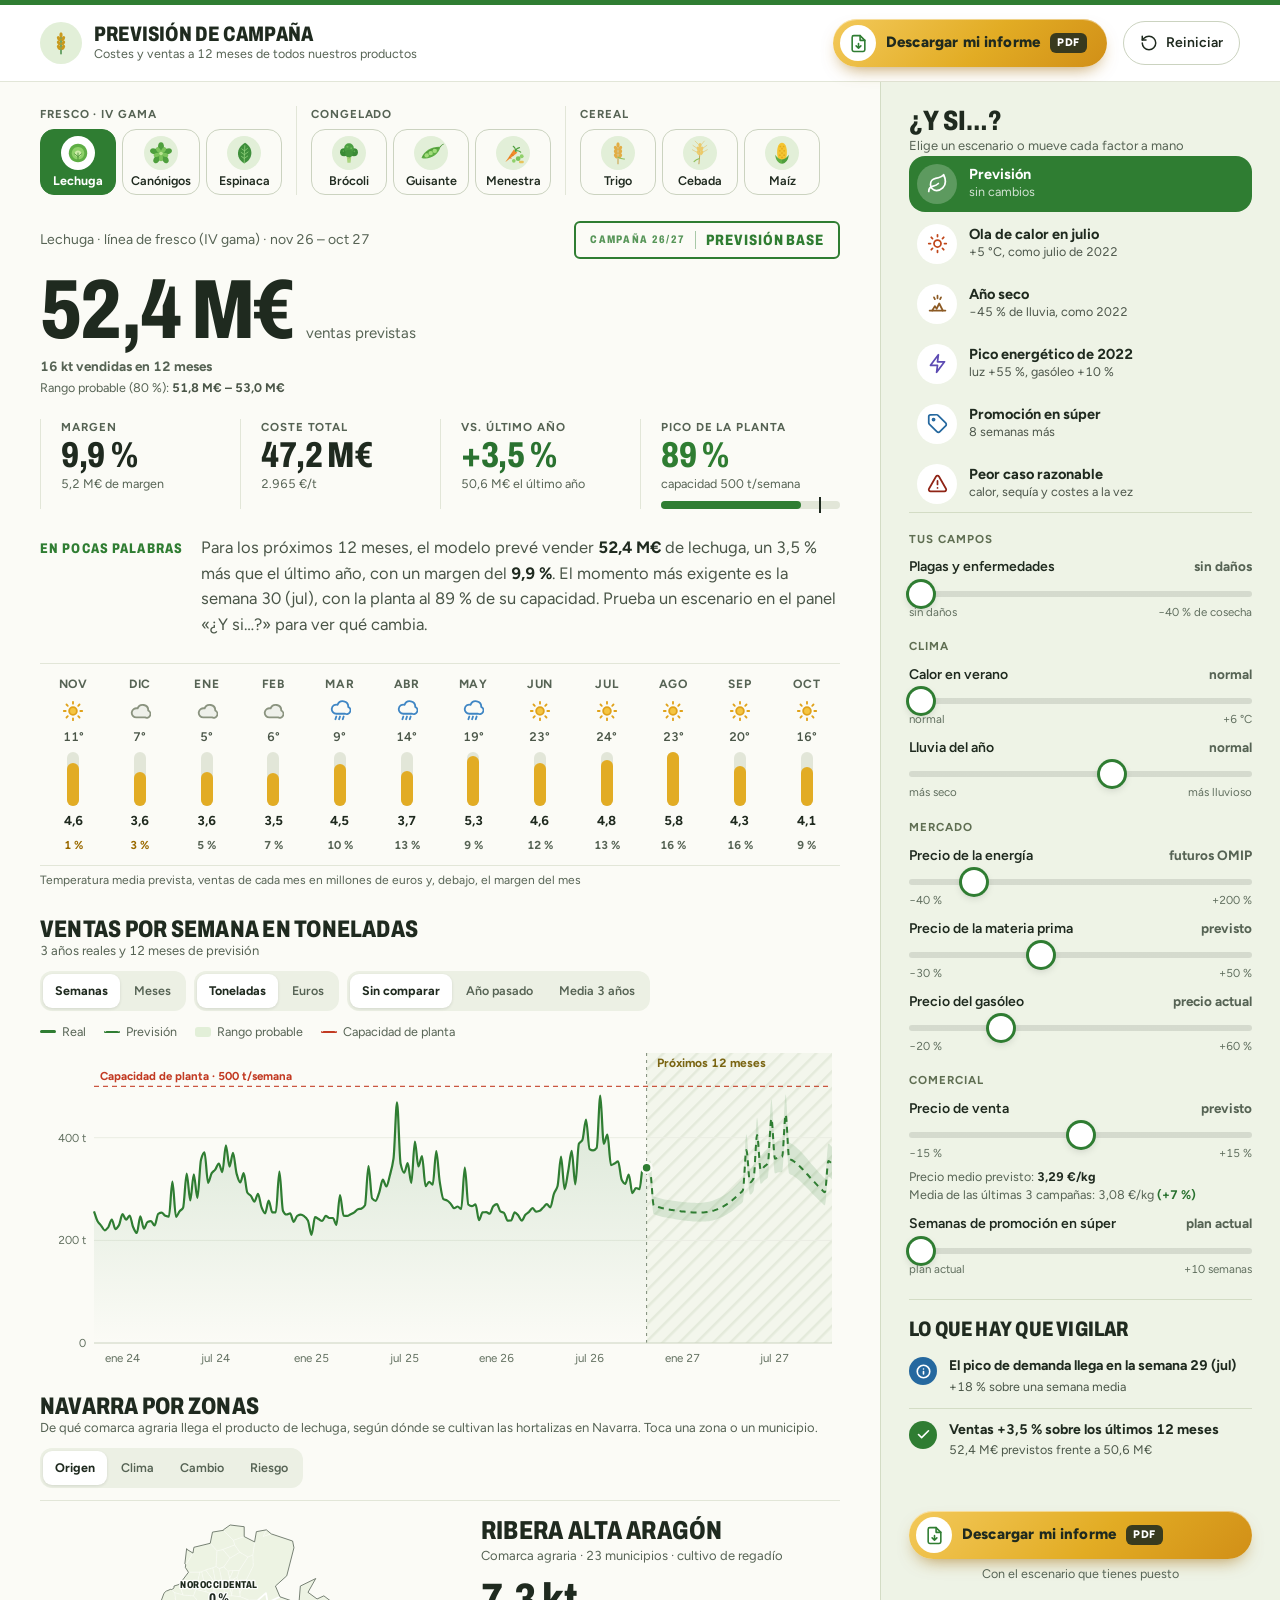
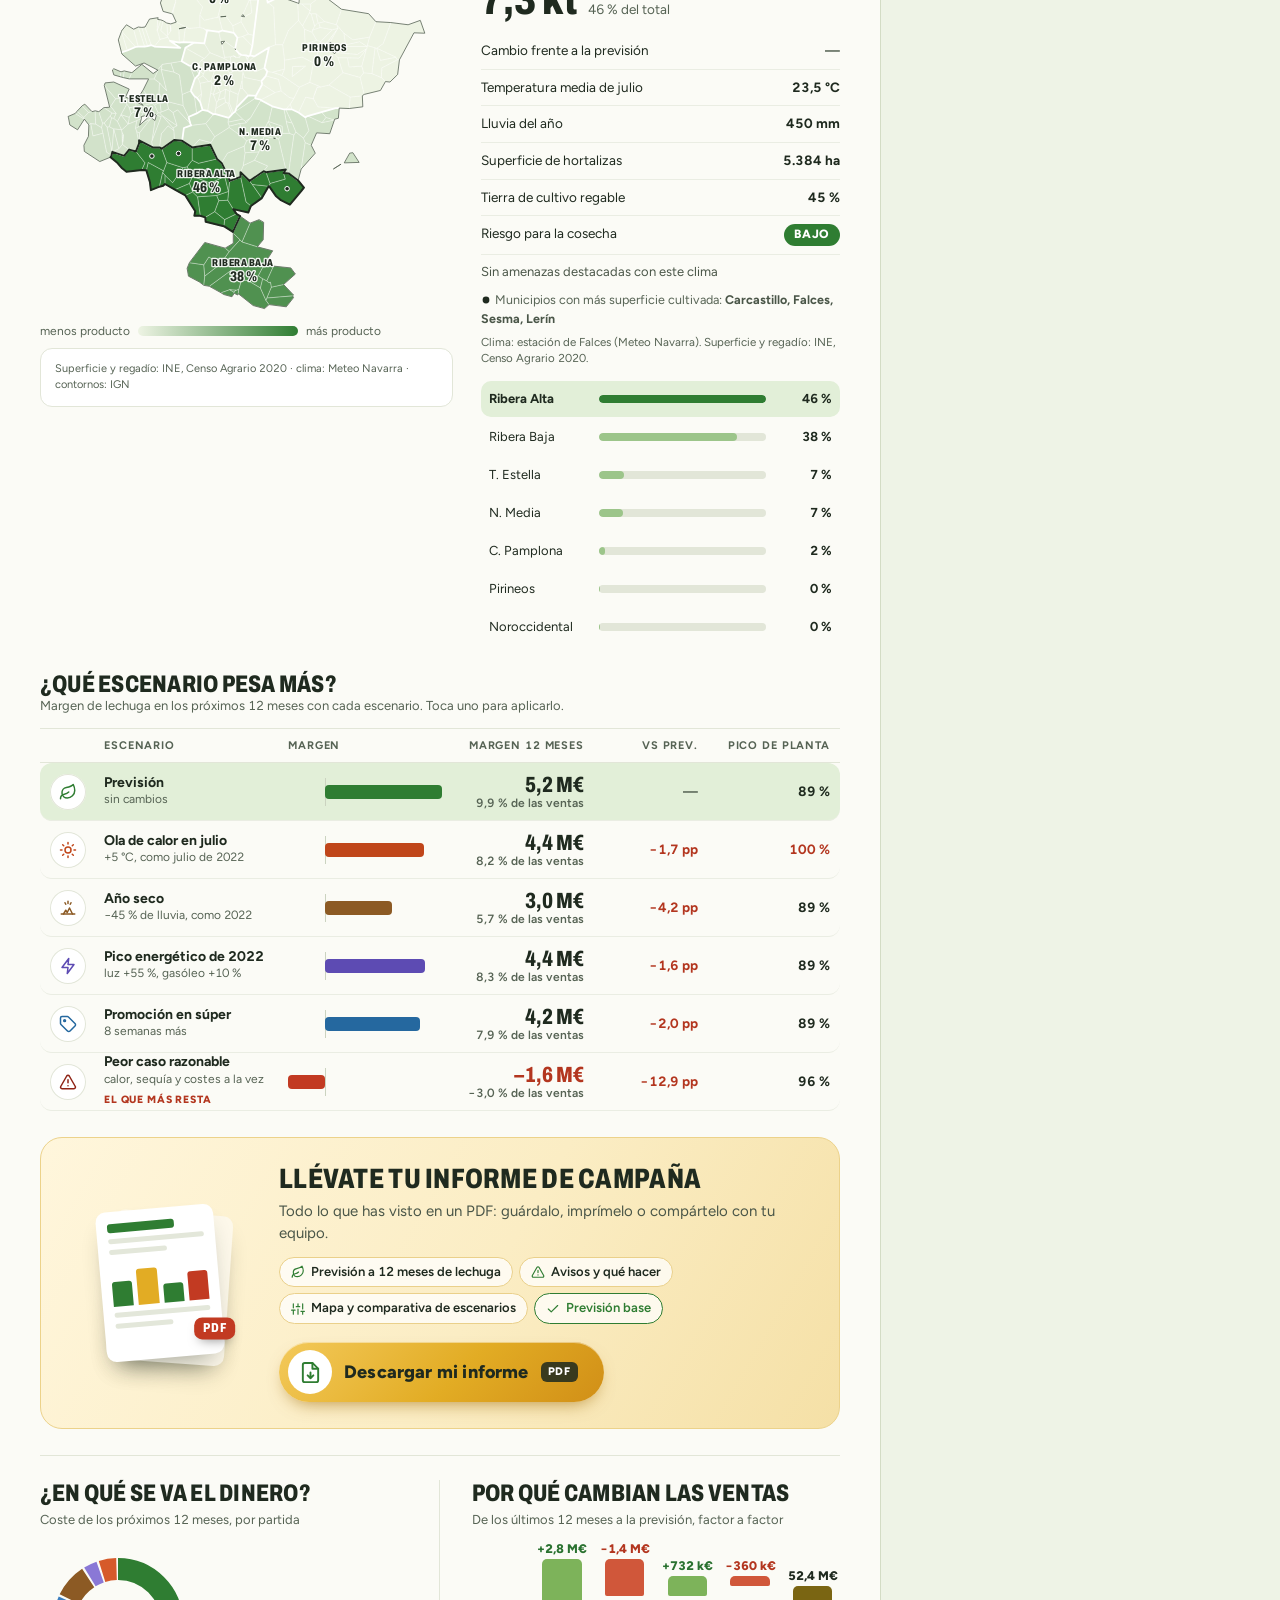
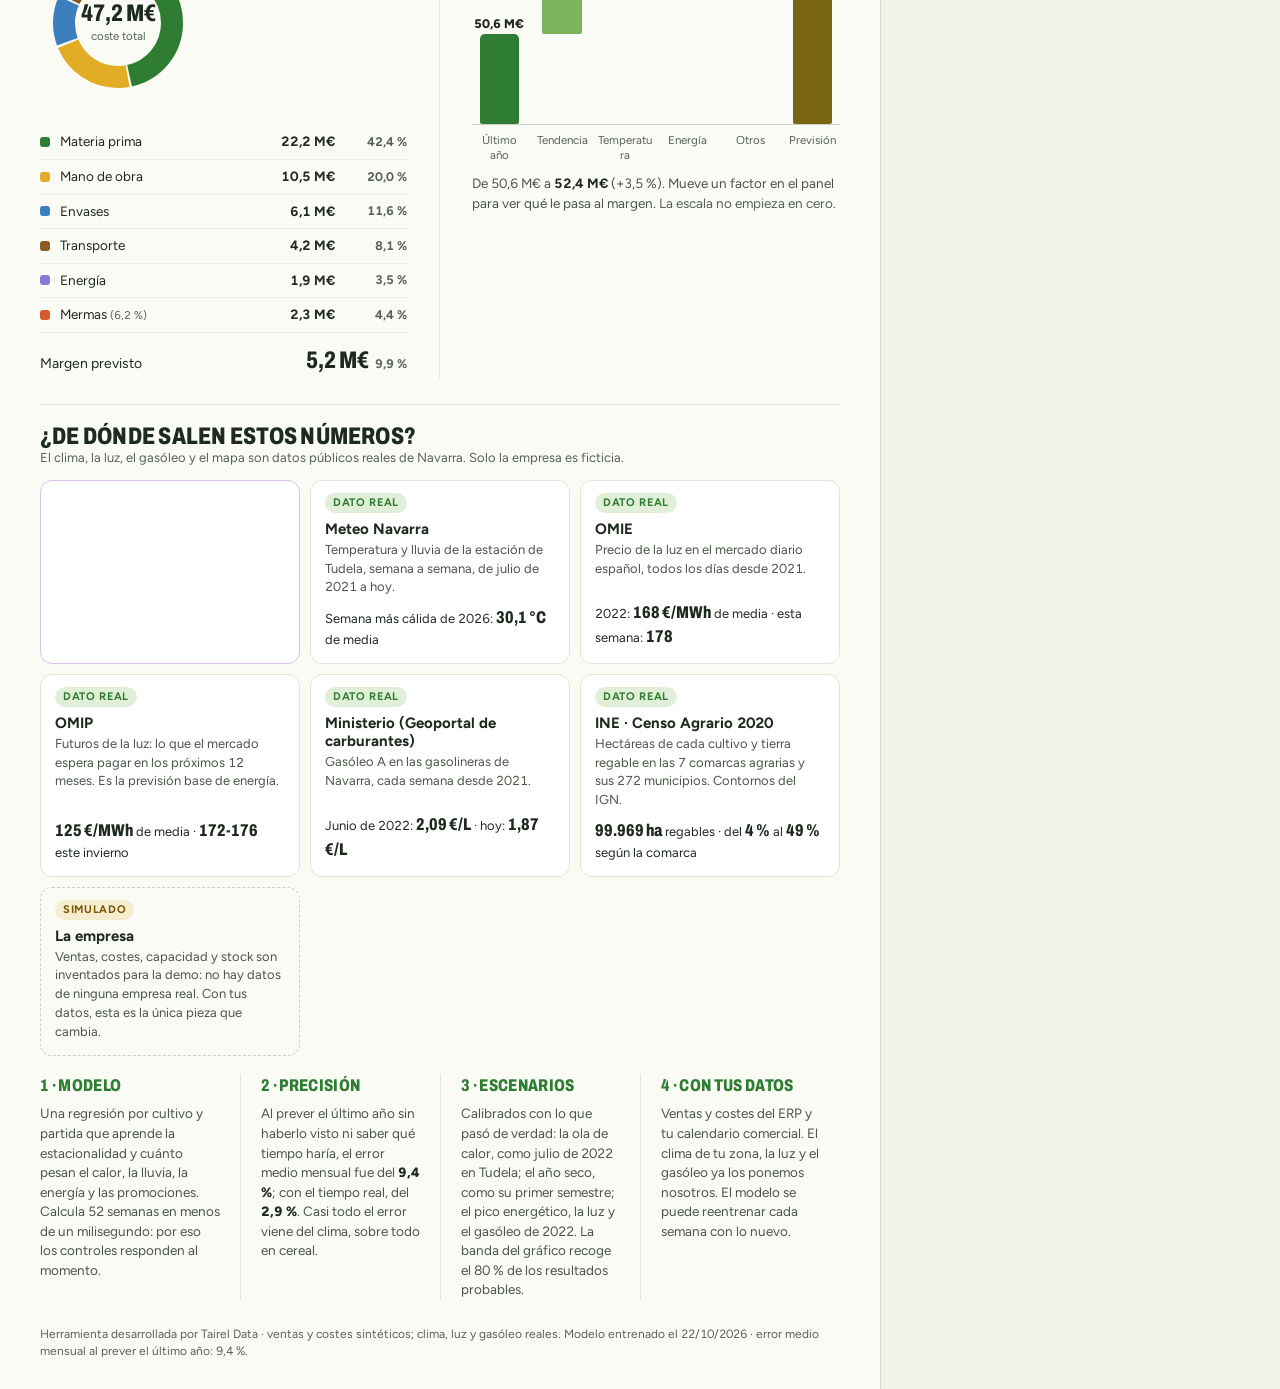
<file: prevision/index.html>
<!doctype html>
<html lang="es">
<head>
<meta charset="utf-8">
<title>Previsión de campaña</title>
<meta name="claude:viewport-fit-sides" content="cover">
<meta name="viewport" content="width=device-width, initial-scale=1, viewport-fit=cover">
<!--
  Previsión de costes y ventas · Tairel Data
  Funciona sin conexión: fuentes, modelo y motor van en archivos locales.
    fuentes.css  Archivo + Figtree incrustadas
    modelo.js    coeficientes entrenados (lo genera scripts/2_entrenar_modelo.py)
    motor.js     cálculo de la previsión y de la explicación de factores
  Parámetro opcional ?kiosko=1 → se reinicia sola tras 90 s sin uso.
-->
<link rel="stylesheet" href="fuentes.css">
<style>
/* Estilo "campo": fondo claro de caja de producto, verde hoja, trigo y tomate.
   Cifras en letra estrecha, como la rotulación de una caja de campo.
   Columna principal + panel lateral con los controles; sin tarjetas sueltas. */
:root {
  --suelo: #fbfbf6; --blanco: #ffffff; --panel: #eef3e6; --panel-linea: #d3dcc5;
  --linea: #e2e6d8; --linea-2: #cbd3c0; --linea-3: #eaede3;
  --tinta: #1f2a1f; --tinta-2: #4a5648; --tinta-3: #566354;
  --hoja: #2f7d32; --hoja-suave: #e2efd8; --trigo: #e2ac24;
  --ok: #2a7230; --mal: #b3361f; --aviso: #9a6a00; --info: #25689f; --rojo: #c23a22;
  --tema: #2f7d32; --tema-suave: #e2efd8;
  --c-mp: #2f7d32; --c-mo: #e2ac24; --c-env: #3c7fbf; --c-transp: #8c5a24; --c-energia: #8a78d6; --c-mermas: #d65a2a;
  --f: 'Figtree', system-ui, -apple-system, 'Segoe UI', Roboto, Arial, sans-serif;
  --f-cifra: 'Archivo', 'Arial Narrow', system-ui, sans-serif;
  color-scheme: light;
}
* { box-sizing: border-box; }
html { -webkit-text-size-adjust: 100%; background: var(--suelo); }
body { margin: 0; background: var(--suelo); color: var(--tinta); font-family: var(--f); font-size: 14px; line-height: 1.45;
  -webkit-tap-highlight-color: transparent; font-variant-numeric: tabular-nums; }
button { font: inherit; color: inherit; cursor: pointer; }
button:focus-visible, input:focus-visible { outline: 2px solid var(--hoja); outline-offset: 2px; }
svg { display: block; }
.ico { width: 18px; height: 18px; fill: none; stroke: currentColor; stroke-width: 2; stroke-linecap: round; stroke-linejoin: round; flex: none; }
.cifra { font-family: var(--f-cifra); font-stretch: 76%; font-weight: 800; }
h2 { margin: 0; font-family: var(--f-cifra); font-stretch: 76%; font-weight: 800; font-size: 24px; line-height: 1.1; letter-spacing: .01em; text-transform: uppercase; }
.sub { font-size: 13px; color: var(--tinta-3); }
.up { color: var(--ok); font-weight: 700; } .down { color: var(--mal); font-weight: 700; } .flat { color: var(--tinta-3); font-weight: 700; }

/* ---------- Cabecera ---------- */
.cabecera { border-top: 5px solid var(--hoja); border-bottom: 1px solid var(--linea); background: var(--blanco);
  padding-top: env(safe-area-inset-top, 0px); }
.cabecera-int { display: flex; flex-wrap: wrap; align-items: center; gap: 12px 16px;
  padding: 14px max(40px, env(safe-area-inset-right, 0px)) 14px max(40px, env(safe-area-inset-left, 0px)); }
.logo { display: flex; align-items: center; gap: 12px; margin-right: auto; min-width: 0; }
.logo .sello-logo { width: 42px; height: 42px; border-radius: 50%; background: var(--hoja-suave); display: grid; place-items: center; flex: none; }
.logo b { display: block; font-family: var(--f-cifra); font-stretch: 76%; font-weight: 800; font-size: 21px; line-height: 1.05; text-transform: uppercase; letter-spacing: .01em; }
.logo span { display: block; font-size: 12.5px; color: var(--tinta-3); }
.negocios { display: flex; gap: 4px; }
.negocios button { border: 0; border-bottom: 3px solid transparent; min-height: 44px; padding: 0 16px; background: transparent;
  color: var(--tinta-3); font-size: 15px; font-weight: 600; }
.negocios button[aria-pressed="true"] { border-bottom-color: var(--hoja); color: var(--tinta); font-weight: 700; }
.btn-reset { display: inline-flex; align-items: center; gap: 8px; min-height: 44px; padding: 0 16px; border: 1px solid var(--linea-2);
  border-radius: 999px; background: transparent; font-size: 14px; font-weight: 600; }
.btn-reset:active { transform: scale(.97); }
/* Botón del informe: el gesto que queremos que todos hagan */
.btn-informe { display: inline-flex; align-items: center; gap: 10px; min-height: 48px; padding: 0 20px 0 7px; border: 0; border-radius: 999px;
  background: linear-gradient(135deg, #f3c95a 0%, #e2ac24 55%, #d18f17 100%); color: #1f2a1f; font-size: 15px; font-weight: 800; letter-spacing: .01em;
  box-shadow: 0 8px 18px -8px rgba(160, 105, 5, .75), inset 0 1px 0 rgba(255,255,255,.45); transition: transform .15s, box-shadow .15s; white-space: nowrap; }
.btn-informe:hover { transform: translateY(-1px); box-shadow: 0 12px 22px -8px rgba(160, 105, 5, .85), inset 0 1px 0 rgba(255,255,255,.45); }
.btn-informe:active { transform: scale(.97); }
.btn-informe .doc { flex: none; width: 36px; height: 36px; border-radius: 50%; background: #fff; display: grid; place-items: center; color: var(--hoja); }
.btn-informe .doc .ico { width: 19px; height: 19px; }
.btn-informe .pdf { padding: 2px 7px; border-radius: 6px; background: rgba(31,42,31,.86); color: #fff; font-size: 11px; font-weight: 800; letter-spacing: .06em; }
.btn-informe .corto { display: none; }
.btn-informe.grande { min-height: 60px; padding: 0 26px 0 9px; font-size: 18px; gap: 12px; }
.btn-informe.grande .doc { width: 44px; height: 44px; } .btn-informe.grande .doc .ico { width: 23px; height: 23px; }
.btn-informe.llamar { animation: llamar 1.4s ease-out 3; }
@keyframes llamar { 0% { box-shadow: 0 0 0 0 rgba(226,172,36,.75), 0 8px 18px -8px rgba(160,105,5,.75); } 100% { box-shadow: 0 0 0 16px rgba(226,172,36,0), 0 8px 18px -8px rgba(160,105,5,.75); } }
@media (prefers-reduced-motion: reduce) { .btn-informe.llamar { animation: none; } }
.informe-cta { display: grid; grid-template-columns: 170px minmax(0, 1fr); align-items: center; gap: 22px 34px; padding: 26px 34px;
  border-radius: 22px; background: linear-gradient(120deg, #fff6dc 0%, #fbedc4 55%, #f5e0a6 100%); border: 1px solid #ecd28a; }
.informe-cta h2 { margin: 0 0 6px; font-size: 28px; }
.informe-cta p { margin: 0; color: var(--tinta-2); font-size: 15px; }
.informe-cta .incluye { display: flex; flex-wrap: wrap; gap: 6px; margin: 12px 0 18px; padding: 0; list-style: none; }
.informe-cta .incluye li { display: inline-flex; align-items: center; gap: 6px; padding: 5px 11px; border-radius: 999px; background: rgba(255,255,255,.75);
  border: 1px solid #ead08a; font-size: 13px; font-weight: 600; color: var(--tinta); }
.informe-cta .incluye .ico { width: 14px; height: 14px; color: var(--hoja); }
.informe-cta .incluye li.esc { border-color: var(--tema); color: var(--tema); }
.doc-mock { position: relative; width: 118px; height: 150px; margin: 0 auto; transform: rotate(-5deg); }
.doc-mock .hoja { position: absolute; inset: 0; border-radius: 10px; background: #fff; box-shadow: 0 14px 26px -12px rgba(31,42,31,.45); padding: 12px 11px; display: flex; flex-direction: column; gap: 6px; }
.doc-mock .hoja.atras { transform: rotate(9deg) translate(10px, 4px); background: #fdf8ea; }
.doc-mock .cab { height: 9px; width: 70%; border-radius: 3px; background: var(--hoja); }
.doc-mock .l { height: 5px; border-radius: 3px; background: #e3e7da; } .doc-mock .l.c { width: 60%; }
.doc-mock .barras { display: flex; align-items: flex-end; gap: 5px; height: 42px; margin-top: 4px; }
.doc-mock .barras i { flex: 1; border-radius: 3px 3px 0 0; background: var(--hoja); } .doc-mock .barras i:nth-child(2) { background: #e2ac24; } .doc-mock .barras i:nth-child(4) { background: #c23a22; }
.doc-mock .sello-pdf { position: absolute; right: -12px; bottom: 14px; padding: 4px 9px; border-radius: 8px; background: #c23a22; color: #fff; font: 800 13px var(--f-cifra); font-stretch: 76%; letter-spacing: .06em; transform: rotate(5deg); box-shadow: 0 6px 12px -6px rgba(0,0,0,.5); }
.informe-lateral { margin-top: 18px; }
.informe-lateral .btn-informe { width: 100%; justify-content: flex-start; }
.informe-lateral small { display: block; margin-top: 6px; font-size: 12.5px; color: var(--tinta-3); text-align: center; }

/* ---------- Estructura ---------- */
.app { display: flex; align-items: stretch; min-height: calc(100vh - 80px); }
.contenido { flex: 1 1 0; min-width: 0; padding: 24px 40px 28px; display: flex; flex-direction: column; gap: 26px; }
.lateral { flex: 0 0 400px; min-width: 0; background: var(--panel); border-left: 1px solid var(--panel-linea); }
.lateral-int { padding: 24px 28px 28px; display: flex; flex-direction: column; gap: 22px; }
@media (min-width: 1040px) { .lateral-int { position: sticky; top: 0; } }

/* ---------- Cultivos y sello del escenario ---------- */
.fila-cultivos { display: flex; flex-wrap: wrap; align-items: center; gap: 10px; }
.cultivos { display: flex; flex-wrap: wrap; gap: 14px 0; width: 100%; }
.linea { display: flex; flex-direction: column; gap: 6px; padding: 0 14px; border-left: 1px solid var(--linea); }
.linea:first-child { padding-left: 0; border-left: 0; }
.linea-n { font-size: 11.5px; font-weight: 700; letter-spacing: .08em; text-transform: uppercase; color: var(--tinta-3); }
.linea-ch { display: flex; flex-wrap: wrap; gap: 6px; }
.cultivo { display: flex; flex-direction: column; align-items: center; gap: 4px; min-width: 76px; min-height: 66px; padding: 6px 8px 7px; border: 1px solid var(--linea-2);
  border-radius: 14px; background: transparent; font-size: 12.5px; font-weight: 600; line-height: 1.1; white-space: nowrap; transition: background .15s, color .15s; }
.cultivo:hover { background: rgba(47,125,50,.06); }
.cultivo .ilus { width: 34px; height: 34px; border-radius: 50%; background: var(--hoja-suave); display: grid; place-items: center; }
.cultivo .ilus svg { width: 26px; height: 26px; }
.cultivo[aria-pressed="true"] { background: var(--hoja); border-color: var(--hoja); color: #fff; font-weight: 700; }
.cultivo[aria-pressed="true"] .ilus { background: #fff; }
.sello { margin-left: auto; display: inline-flex; align-items: center; gap: 10px; min-height: 38px; padding: 0 14px; border: 2px solid var(--tema);
  border-radius: 6px; color: var(--tema); font-family: var(--f-cifra); font-stretch: 76%; font-size: 15px; font-weight: 800; letter-spacing: .06em;
  text-transform: uppercase; white-space: nowrap; }
.sello small { font-size: 11px; letter-spacing: .12em; opacity: .8; }
.sello i { width: 1px; align-self: stretch; margin: 8px 0; background: currentColor; opacity: .4; }

/* ---------- Cifras principales ---------- */
.cifras { display: flex; flex-wrap: wrap; align-items: flex-end; gap: 22px 0; }
.cifra-grande { flex: 1 1 300px; padding-right: 28px; min-width: 0; }
.contexto { flex: 1 0 100%; margin-bottom: -14px; font-size: 14px; color: var(--tinta-3); }
.contexto .sello { margin-left: auto; }
.val-grande { display: flex; flex-wrap: wrap; align-items: baseline; gap: 4px 12px; margin-top: 4px; }
.val-grande .cifra { font-size: 84px; line-height: .95; letter-spacing: -.02em; white-space: nowrap; }
.val-grande .ud { font-size: 15px; color: var(--tinta-3); }
.cifra-grande .pie { font-size: 13.5px; font-weight: 700; margin-top: 6px; min-height: 20px; }
.kpis { flex: 3 1 560px; display: grid; grid-template-columns: repeat(4, minmax(0, 1fr)); }
.kpi { padding: 0 20px; border-left: 1px solid var(--linea); min-width: 0; }
.kpi:last-child { padding-right: 0; }
.kpi .lab { font-size: 11.5px; font-weight: 700; letter-spacing: .08em; text-transform: uppercase; color: var(--tinta-3); min-height: 17px; }
.kpi .val { font-family: var(--f-cifra); font-stretch: 76%; font-weight: 800; font-size: 36px; line-height: 1.1; letter-spacing: -.01em; white-space: nowrap; }
.kpi .pie { font-size: 12.5px; line-height: 1.3; color: var(--tinta-3); min-height: 18px; }
.medidor { position: relative; height: 8px; margin-top: 7px; border-radius: 4px; background: var(--linea); }
.medidor span { position: absolute; left: 0; top: 0; bottom: 0; border-radius: 4px; transition: width .25s; }
.medidor b { position: absolute; top: -4px; bottom: -4px; width: 2px; background: var(--tinta); }

/* ---------- Los 12 meses ---------- */
.meses-scroll { overflow-x: auto; -webkit-overflow-scrolling: touch; }
.meses { display: grid; grid-template-columns: repeat(12, minmax(48px, 1fr)); border-top: 1px solid var(--linea); border-bottom: 1px solid var(--linea); }
.mes { display: flex; flex-direction: column; align-items: center; gap: 6px; padding: 12px 2px; transition: background .2s; }
.mes .nom { font-size: 12px; font-weight: 700; text-transform: uppercase; letter-spacing: .06em; color: var(--tinta-3); }
.mes .tmp { font-size: 12.5px; font-weight: 600; color: var(--tinta-2); }
.mes .barra { width: 12px; height: 54px; border-radius: 6px; background: var(--linea); display: flex; align-items: flex-end; }
.mes .barra span { width: 12px; border-radius: 6px; transition: height .25s; }
.mes .v { font-size: 13px; font-weight: 700; white-space: nowrap; }
.nota { font-size: 12px; color: var(--tinta-3); margin-top: 6px; }

/* ---------- Gráfico ---------- */
.cab-seccion { display: flex; flex-wrap: wrap; align-items: flex-end; justify-content: space-between; gap: 10px 16px; margin-bottom: 12px; }
.seg { display: inline-flex; padding: 3px; gap: 2px; background: #ecf0e4; border-radius: 12px; }
.seg button { border: 0; background: transparent; min-height: 34px; padding: 0 12px; border-radius: 9px; font-size: 12.5px; font-weight: 600; color: var(--tinta-3); }
.seg button[aria-pressed="true"] { background: var(--blanco); color: var(--tinta); font-weight: 700; box-shadow: 0 1px 3px rgba(31,42,31,.12); }
.controles { display: flex; gap: 8px; flex-wrap: wrap; }
.leyenda { display: flex; flex-wrap: wrap; gap: 4px 18px; font-size: 12.5px; color: var(--tinta-3); margin: 0 0 6px; }
.leyenda span { display: inline-flex; align-items: center; gap: 6px; }
.leyenda i { display: inline-block; width: 16px; height: 0; border-top: 3px solid; border-radius: 2px; }
.leyenda i.disc { border-top-width: 2.5px; border-top-style: dashed; }
.leyenda i.banda { height: 10px; border: 0; border-radius: 3px; }
.lienzo { position: relative; touch-action: pan-y; }
.tip { position: absolute; pointer-events: none; background: var(--tinta); color: #fff; font-size: 12px; line-height: 1.55;
  padding: 8px 11px; border-radius: 10px; white-space: nowrap; z-index: 3; box-shadow: 0 10px 24px -8px rgba(0,0,0,.35); }
.tip .fila { display: flex; justify-content: space-between; gap: 16px; }
.tip .cab { font-weight: 700; margin-bottom: 2px; opacity: .85; }
.tip .pt { display: inline-block; width: 8px; height: 8px; border-radius: 50%; margin-right: 6px; }

/* ---------- Dinero: reparto y puente ---------- */
.dinero { display: flex; flex-wrap: wrap; gap: 28px 0; padding-top: 24px; border-top: 1px solid var(--linea); }
.dinero > div { flex: 1 1 380px; min-width: 0; }
.dinero > div:first-child { padding-right: 32px; border-right: 1px solid var(--linea); }
.dinero > div:last-child { padding-left: 32px; }
.dinero h2 { margin-bottom: 4px; }
.reparto { display: flex; flex-wrap: wrap; align-items: center; gap: 24px; margin-top: 16px; }
.donut { position: relative; width: 156px; height: 156px; flex: none; }
.donut .centro { position: absolute; inset: 0; display: grid; place-items: center; text-align: center; }
.donut .centro b { display: block; font-size: 24px; line-height: 1.1; }
.donut .centro span { font-size: 11.5px; color: var(--tinta-3); }
.lista-costes { flex: 1 1 220px; min-width: 0; }
.lc { display: grid; grid-template-columns: 10px minmax(0, 1fr) auto 62px; align-items: center; gap: 10px; padding: 7px 0; border-bottom: 1px solid var(--linea-3); font-size: 13.5px; }
.lc .sw { width: 10px; height: 10px; border-radius: 3px; }
.lc .nom { white-space: nowrap; overflow: hidden; text-overflow: ellipsis; }
.lc .nom small { color: var(--tinta-3); }
.lc b { text-align: right; white-space: nowrap; }
.lc .d { text-align: right; font-size: 12.5px; font-weight: 700; color: var(--tinta-3); white-space: nowrap; }
.lc .d.up { color: var(--ok); } .lc .d.down { color: var(--mal); }
.margen-fila { display: flex; align-items: baseline; justify-content: space-between; gap: 10px; padding: 10px 0 0; font-size: 14px; }
.margen-fila .cifra { font-size: 24px; }
.margen-fila small { font-size: 12.5px; margin-left: 6px; }
.puente { display: flex; gap: 8px; align-items: stretch; height: 180px; margin-top: 16px; border-bottom: 1px solid var(--linea-2); }
.puente .col { flex: 1; display: flex; flex-direction: column; min-width: 0; }
.puente .pista { position: relative; flex: 1; }
.puente .bar { position: absolute; left: 14%; right: 14%; border-radius: 5px 5px 2px 2px; min-height: 2px; transition: bottom .25s, height .25s; }
.puente .val { position: absolute; left: -6px; right: -6px; text-align: center; font-size: 12.5px; font-weight: 800; white-space: nowrap; }
.puente .cero { position: absolute; left: 0; right: 0; height: 0; border-top: 1px dashed var(--linea-2); }
.puente-nombres { display: flex; gap: 8px; margin-top: 8px; }
.puente-nombres span { flex: 1; min-width: 0; font-size: 11.5px; color: var(--tinta-3); text-align: center; line-height: 1.25; overflow-wrap: anywhere; }
.resumen { margin: 12px 0 0; font-size: 13.5px; color: var(--tinta-2); }
.resumen b { color: var(--tinta); }

/* ---------- Panel lateral: ¿Y si…? ---------- */
.cab-sim { display: flex; align-items: flex-start; justify-content: space-between; gap: 10px; }
.cab-sim h2 { font-size: 28px; }
.btn-base { flex: none; border: 0; min-height: 38px; padding: 0 16px; border-radius: 999px; background: var(--tinta); color: #fff; font-size: 13px; font-weight: 700; }
.presets { display: flex; flex-direction: column; gap: 4px; }
.preset { display: flex; align-items: center; gap: 12px; min-height: 56px; padding: 8px 12px 8px 8px; border: 0; border-radius: 16px; background: transparent;
  text-align: left; transition: background .15s, color .15s; }
.preset:hover { background: rgba(255,255,255,.6); }
.preset .bola { width: 40px; height: 40px; flex: none; border-radius: 50%; display: grid; place-items: center; background: var(--blanco); }
.preset .bola .ico { width: 21px; height: 21px; }
.preset b { display: block; font-size: 14.5px; line-height: 1.2; }
.preset small { display: block; font-size: 12.5px; opacity: .78; }
.preset[aria-pressed="true"] { color: #fff; }
.preset[aria-pressed="true"] .bola { background: rgba(255,255,255,.22); color: #fff !important; }
.palancas { display: flex; flex-direction: column; gap: 18px; padding-top: 18px; border-top: 1px solid var(--panel-linea); }
.grupo { display: flex; flex-direction: column; gap: 10px; }
.grupo-tit { font-size: 11.5px; font-weight: 700; letter-spacing: .09em; text-transform: uppercase; color: #5f6e52; }
.palanca-cab { display: flex; align-items: baseline; justify-content: space-between; gap: 10px; }
.palanca-cab label { font-size: 14px; font-weight: 600; min-width: 0; }
.valor { font-size: 13.5px; font-weight: 700; color: var(--tinta-3); white-space: nowrap; }
.palanca.activa .valor { color: var(--tema); }
.rango input { -webkit-appearance: none; appearance: none; width: 100%; height: 32px; margin: 0; background: transparent; touch-action: pan-y; display: block; }
.rango input::-webkit-slider-runnable-track { height: 6px; border-radius: 99px;
  background: linear-gradient(to right, rgba(31,42,31,.12) var(--a), var(--relleno) var(--a), var(--relleno) var(--b), rgba(31,42,31,.12) var(--b)); }
.rango input::-moz-range-track { height: 6px; border-radius: 99px;
  background: linear-gradient(to right, rgba(31,42,31,.12) var(--a), var(--relleno) var(--a), var(--relleno) var(--b), rgba(31,42,31,.12) var(--b)); }
.rango input::-webkit-slider-thumb { -webkit-appearance: none; width: 24px; height: 24px; margin-top: -9px; border-radius: 50%;
  background: var(--blanco); border: 0; box-shadow: 0 0 0 3px var(--borde-pomo), 0 3px 8px rgba(31,42,31,.22); }
.rango input::-moz-range-thumb { width: 20px; height: 20px; border-radius: 50%; background: var(--blanco); border: 3px solid var(--borde-pomo); }
.extremos { display: flex; justify-content: space-between; font-size: 11.5px; color: #627060; margin-top: -6px; }

/* ---------- Avisos ---------- */
.avisos { padding-top: 18px; border-top: 1px solid var(--panel-linea); }
.avisos h2 { font-size: 21px; margin-bottom: 4px; }
.alertas { list-style: none; margin: 0; padding: 0; }
.alerta { display: flex; gap: 12px; padding: 12px 0; border-bottom: 1px solid var(--panel-linea); }
.alerta:last-child { border-bottom: 0; }
.alerta .bola { width: 28px; height: 28px; flex: none; border-radius: 50%; display: grid; place-items: center; color: #fff; background: var(--info); }
.alerta .bola .ico { width: 15px; height: 15px; stroke-width: 2.6; }
.alerta b { display: block; font-size: 14px; line-height: 1.3; }
.alerta .det { display: block; font-size: 12.5px; color: var(--tinta-2); margin-top: 2px; }
.alerta.critica .bola { background: var(--rojo); } .alerta.aviso .bola { background: var(--aviso); } .alerta.ok .bola { background: var(--hoja); }

.pie-app { margin: 0; font-size: 12px; color: var(--tinta-3); }

/* ---------- Supuestos y rango anual ---------- */
.contexto { display: flex; flex-wrap: wrap; align-items: center; gap: 6px 12px; }
.supuestos { display: inline-flex; flex-wrap: wrap; gap: 6px; }
.supuestos span { font-size: 12.5px; font-weight: 700; padding: 3px 10px; border-radius: 999px; background: var(--tema-suave); color: var(--tema); white-space: nowrap; }
.rango-anual { font-size: 12.5px; color: var(--tinta-3); margin-top: 2px; }
.rango-anual b { color: var(--tinta-2); }
.mes .mg { font-size: 11.5px; font-weight: 700; color: var(--tinta-3); white-space: nowrap; }
.mes .mg.bajo { color: var(--aviso); } .mes .mg.neg { color: var(--mal); }

/* ---------- Mapa de Navarra ---------- */
.mapa-cuerpo { display: grid; grid-template-columns: minmax(0, 1.15fr) minmax(280px, 1fr); gap: 28px; align-items: start; border-top: 1px solid var(--linea); padding-top: 16px; }
.mapa-lienzo { position: relative; }
.mapa-lienzo svg { width: 100%; height: auto; max-height: 560px; touch-action: manipulation; }
.mapa-lienzo .muni { stroke: #fff; stroke-width: .6; stroke-opacity: .75; cursor: pointer; transition: fill .25s, opacity .2s; }
.mapa-lienzo .muni:hover { stroke: var(--tinta); stroke-width: 1.4; stroke-opacity: 1; }
.mapa-lienzo .frontera { fill: none; stroke: #fff; stroke-width: 2.6; stroke-linejoin: round; pointer-events: none; }
.mapa-lienzo .contorno { fill: none; stroke: var(--tinta-3); stroke-width: 1.2; pointer-events: none; }
.mapa-lienzo .zona-sel { fill: none; stroke: var(--tinta); stroke-width: 3; stroke-linejoin: round; pointer-events: none; }
.mapa-lienzo .etq { pointer-events: none; text-anchor: middle; paint-order: stroke; stroke: rgba(255,255,255,.9); stroke-width: 4px; stroke-linejoin: round; }
.mapa-lienzo .etq .z { font-family: var(--f-cifra); font-stretch: 76%; font-weight: 800; font-size: 15px; letter-spacing: .05em; text-transform: uppercase; fill: var(--tinta); }
.mapa-lienzo .etq .v { font-family: var(--f-cifra); font-stretch: 76%; font-weight: 800; font-size: 21px; fill: var(--tinta); }
.mapa-lienzo .pueblo { fill: var(--tinta); stroke: #fff; stroke-width: 1.5; pointer-events: none; }
.mapa-lienzo .pueblo-n { font-size: 11.5px; font-weight: 700; fill: var(--tinta); paint-order: stroke; stroke: rgba(255,255,255,.92); stroke-width: 3px; pointer-events: none; }
.mapa-leyenda { display: flex; align-items: center; gap: 8px; font-size: 12px; color: var(--tinta-3); margin-top: 6px; }
.mapa-leyenda { flex-wrap: wrap; }
.mapa-leyenda .escala { flex: 0 1 160px; height: 10px; border-radius: 5px; }
.mapa-leyenda .fuente { margin-left: auto; font-size: 11px; }
.mapa-detalle h3 { margin: 0; font-family: var(--f-cifra); font-stretch: 76%; font-weight: 800; font-size: 26px; text-transform: uppercase; letter-spacing: .01em; line-height: 1.05; }
.mapa-detalle .zsub { font-size: 13px; color: var(--tinta-3); margin-top: 2px; }
.mapa-detalle .zbig { display: flex; align-items: baseline; gap: 10px; margin-top: 12px; }
.mapa-detalle .zbig .cifra { font-size: 44px; line-height: 1; }
.mapa-detalle .zbig span { font-size: 13.5px; color: var(--tinta-3); }
.zdatos { margin-top: 12px; }
.zdatos div { display: flex; justify-content: space-between; gap: 12px; padding: 8px 0; border-bottom: 1px solid var(--linea-3); font-size: 13.5px; }
.zdatos div b { white-space: nowrap; }
.zdatos small { font-weight: 700; margin-left: 6px; }
.riesgo { display: inline-block; padding: 2px 10px; border-radius: 999px; font-size: 12px; font-weight: 800; letter-spacing: .06em; text-transform: uppercase; color: #fff; }
.zpueblos { margin-top: 10px; font-size: 12.5px; color: var(--tinta-3); }
.zpueblos b { color: var(--tinta-2); }
.zfuente { margin-top: 6px; font-size: 11.5px; color: var(--tinta-3); }
.reparto-zonas { margin-top: 14px; display: flex; flex-direction: column; gap: 2px; }
.rz { display: grid; grid-template-columns: 100px minmax(0, 1fr) 56px; align-items: center; gap: 10px; min-height: 36px; padding: 0 8px; border: 0; border-radius: 10px; background: transparent; text-align: left; font-size: 13px; }
.rz:hover { background: rgba(47,125,50,.06); }
.rz[aria-pressed="true"] { background: var(--hoja-suave); font-weight: 700; }
.rz .p { height: 8px; border-radius: 4px; background: var(--linea); position: relative; overflow: hidden; }
.rz .p span { position: absolute; left: 0; top: 0; bottom: 0; border-radius: 4px; transition: width .25s; }
.rz b { text-align: right; }
.mapa-tip { position: absolute; pointer-events: none; background: var(--tinta); color: #fff; font-size: 12px; line-height: 1.5; padding: 7px 10px; border-radius: 9px; white-space: nowrap; z-index: 3; box-shadow: 0 10px 24px -8px rgba(0,0,0,.35); }
.mapa-tip b { display: block; font-size: 12.5px; }

/* ---------- En pocas palabras ---------- */
.resumen-llano { display: flex; flex-wrap: wrap; align-items: baseline; gap: 4px 18px; }
.resumen-llano .kick { flex: none; font-family: var(--f-cifra); font-stretch: 76%; font-weight: 800; font-size: 14px; letter-spacing: .08em; text-transform: uppercase; color: var(--tema); }
.resumen-llano p { flex: 1 1 520px; margin: 0; font-size: 16.5px; line-height: 1.55; color: var(--tinta-2); max-width: 1000px; }
.resumen-llano p b { color: var(--tinta); }

/* ---------- Precio y escenarios guardados ---------- */
.ref-precio { margin-top: 6px; font-size: 12.5px; line-height: 1.45; color: var(--tinta-3); }
.ref-precio b { color: var(--tinta); }
.preset-fila { display: flex; align-items: center; gap: 4px; }
.preset-fila .preset { flex: 1; min-width: 0; }
.borrar { flex: none; width: 40px; height: 40px; border: 0; border-radius: 50%; background: transparent; color: var(--tinta-3); display: grid; place-items: center; }
.borrar:hover { background: rgba(31,42,31,.08); color: var(--tinta); }
.guardar { display: flex; flex-direction: column; gap: 6px; padding: 12px; border-radius: 14px; background: var(--blanco); box-shadow: inset 0 0 0 1px var(--panel-linea); }
.guardar[hidden] { display: none; }
.guardar label { font-size: 13px; font-weight: 700; }
.guardar-fila { display: flex; gap: 8px; }
.guardar input { flex: 1; min-width: 0; min-height: 42px; padding: 0 12px; border: 1px solid var(--linea-2); border-radius: 10px; font: inherit; font-size: 14px; background: var(--suelo); }
.guardar button { flex: none; min-height: 42px; padding: 0 16px; border: 0; border-radius: 10px; background: var(--tema); color: #fff; font-weight: 700; font-size: 13.5px; }

/* ---------- Mapa: motivo y qué hacer ---------- */
.zmotivo { margin-top: 8px; font-size: 13px; color: var(--tinta-2); }
.zaviso { margin-top: 8px; font-size: 13px; line-height: 1.4; color: var(--tinta); }
.zaviso small { display: block; font-size: 10.5px; font-weight: 800; letter-spacing: .08em; text-transform: uppercase; color: var(--tinta-3); }
.leyenda i.punt { border-top-width: 3px; border-top-style: dotted; }

/* ---------- Comparativa de escenarios ---------- */
.comparar { border-top: 1px solid var(--linea); }
.comp-cab, .comp { display: grid; grid-template-columns: 40px minmax(170px, 1.3fr) minmax(0, 2fr) 128px 100px 118px; align-items: center; gap: 14px; padding: 0 10px; }
.comp-cab { min-height: 34px; font-size: 11px; font-weight: 700; letter-spacing: .08em; text-transform: uppercase; color: var(--tinta-3); border-bottom: 1px solid var(--linea); }
.comp-cab span:nth-child(n+4) { text-align: right; }
.comp { width: 100%; min-height: 58px; border: 0; border-bottom: 1px solid var(--linea-3); background: transparent; text-align: left; border-radius: 12px; transition: background .15s; }
button.comp:hover { background: rgba(47,125,50,.05); }
.comp[aria-pressed="true"], .comp.medida { background: var(--tema-suave); }
.comp .bola { width: 36px; height: 36px; border-radius: 50%; display: grid; place-items: center; background: var(--blanco); box-shadow: inset 0 0 0 1px var(--linea); }
.comp .nom b { display: block; font-size: 14px; line-height: 1.2; }
.comp .nom small { display: block; font-size: 12px; color: var(--tinta-3); }
.comp .nom em { display: inline-block; margin-top: 2px; font-style: normal; font-size: 10.5px; font-weight: 800; letter-spacing: .08em; text-transform: uppercase; color: var(--mal); }
.comp .pista { position: relative; height: 14px; }
.comp .pista .bar { position: absolute; top: 0; bottom: 0; border-radius: 4px; transition: width .25s, left .25s; }
.comp .pista .cero { position: absolute; top: -7px; bottom: -7px; width: 1.5px; background: var(--linea-2); }
.comp .num { text-align: right; font-family: var(--f-cifra); font-stretch: 76%; font-weight: 800; font-size: 22px; line-height: 1.05; white-space: nowrap; }
.comp .num small { display: block; font-family: var(--f); font-stretch: 100%; font-size: 12px; font-weight: 600; color: var(--tinta-3); }
.comp .d, .comp .x { text-align: right; font-size: 13.5px; font-weight: 700; white-space: nowrap; }

/* ---------- Avisos: qué hacer ---------- */
.alerta .accion { display: block; margin-top: 6px; font-size: 12.5px; line-height: 1.4; color: var(--tinta); }
.alerta .accion small { display: block; font-size: 10.5px; font-weight: 800; letter-spacing: .08em; text-transform: uppercase; color: var(--tinta-3); }

/* ---------- Cómo funciona ---------- */
.como { border-top: 1px solid var(--linea); padding-top: 18px; }
.fuentes { display: grid; grid-template-columns: repeat(3, minmax(0, 1fr)); gap: 10px; margin-top: 4px; }
.fuente { display: flex; flex-direction: column; gap: 3px; padding: 12px 14px 13px; background: var(--blanco); border: 1px solid var(--linea); border-radius: 12px; }
.fuente .tag { align-self: flex-start; padding: 2px 8px; border-radius: 999px; background: var(--hoja-suave); color: var(--hoja); font-size: 11px; font-weight: 700; letter-spacing: .06em; text-transform: uppercase; }
.fuente h3 { margin: 4px 0 0; font-size: 15px; line-height: 1.2; }
.fuente p { margin: 0; font-size: 13px; color: var(--tinta-2); }
.fuente .dato { margin-top: auto; padding-top: 6px; font-size: 13px; color: var(--tinta); }
.fuente .dato b { font-family: var(--f-cifra); font-stretch: 76%; font-weight: 800; font-size: 17px; }
.fuente.fotos { border-color: #d9c2e3; order: -1; }
.fuentes.con-fotos .simulada { grid-column: 1 / -1; }
.fuente.fotos .tag { background: #efe2f3; color: #6a3479; }
.cosechas-msg { margin: 6px 0 0; font-size: 13px; color: var(--hoja); font-weight: 600; }
.fuente.simulada { background: transparent; border-style: dashed; border-color: var(--linea-2); }
.fuente.simulada .tag { background: #f6ecd0; color: #7a5600; }
.como-grid { display: grid; grid-template-columns: repeat(4, minmax(0, 1fr)); margin-top: 18px; }
.como-grid > div { padding: 0 20px; border-left: 1px solid var(--linea); }
.como-grid > div:first-child { padding-left: 0; border-left: 0; }
.como-grid b { font-family: var(--f-cifra); font-stretch: 76%; font-size: 17px; font-weight: 800; text-transform: uppercase; letter-spacing: .02em; color: var(--hoja); }
.como-grid p { margin: 6px 0 0; font-size: 13.5px; color: var(--tinta-2); }
.como-grid p b { font-family: var(--f); font-stretch: 100%; font-size: inherit; text-transform: none; letter-spacing: 0; color: var(--tinta); }

/* ---------- Barra fija en móvil ---------- */
.barra-movil { display: none; }
/* Demo Tairel: campos del visitante */
#mapa-campos .campo { stroke: #fff; stroke-width: 2.5; }
#mapa-campos text { font: 800 13px var(--f, sans-serif); fill: #fff; text-anchor: middle; dominant-baseline: central; pointer-events: none; }
#mapa-campos .otro { opacity: .45; }
.zcampos { margin: 10px 0; padding: 10px 12px; border-radius: 12px; background: #f6efe0; border: 1px solid #ecdcb4; font-size: 14px; }
.zcampos b { display: block; margin-bottom: 2px; }
.cultivo .tuyo { display: block; font-size: 11px; font-weight: 700; color: var(--hoja); }
.cultivo[aria-pressed="true"] .tuyo { color: #fff; }
html.embebido .barra-movil { display: none !important; }
html.embebido #btn-reset { display: none; }
html.embebido .app { min-height: 0; }
.cta-tairel { background: linear-gradient(135deg, #1f2a1f 0%, #244a26 60%, #2f7d32 100%); color: #fff; border-radius: 22px; padding: 24px; margin: 28px 0 8px; }
.cta-tairel h2 { color: #fff; margin: 0 0 8px; }
.cta-tairel ul { margin: 10px 0 16px; padding-left: 20px; } .cta-tairel li { margin: 5px 0; } .cta-tairel li::marker { color: #e2ac24; }
.cta-tairel .botones { display: flex; flex-wrap: wrap; gap: 10px; }
.cta-tairel a { display: inline-flex; align-items: center; min-height: 44px; padding: 0 18px; border-radius: 12px; font-weight: 700; text-decoration: none; background: #fff; color: #1f2a1f; }
.cta-tairel a.sec { background: transparent; color: #fff; border: 1px solid rgba(255,255,255,.6); }
@media (max-width: 1039px) {
  .barra-movil { position: fixed; left: 0; right: 0; bottom: 0; z-index: 20; display: flex; align-items: center; gap: 18px;
    padding: 10px max(20px, env(safe-area-inset-right, 0px)) calc(10px + env(safe-area-inset-bottom, 0px)) max(20px, env(safe-area-inset-left, 0px));
    background: rgba(255,255,255,.97); border-top: 3px solid var(--tema); box-shadow: 0 -10px 24px -14px rgba(31,42,31,.35);
    transform: translateY(115%); transition: transform .2s ease; }
  .barra-movil.visible { transform: none; }
  .bm-dato small { display: block; font-size: 10.5px; font-weight: 700; letter-spacing: .08em; text-transform: uppercase; color: var(--tinta-3); }
  .bm-dato b { font-size: 22px; line-height: 1.05; }
  .bm-dato em { font-style: normal; font-size: 12.5px; font-weight: 700; margin-left: 6px; }
  .bm-esc { margin-left: auto; font-size: 12px; font-weight: 700; color: var(--tema); text-align: right; max-width: 40%; }
  body.con-barra { padding-bottom: 76px; }
}

/* ---------- Informe en PDF ---------- */
@media print {
  @page { size: A4 landscape; margin: 10mm; }
  html, body { background: #fff; }
  .cabecera { border-top-width: 3px; }
  .cabecera button, .negocios button:not([aria-pressed="true"]), .cultivo:not([aria-pressed="true"]), .controles, #s-sim .presets, #s-sim .palancas,
  .btn-base, .barra-movil, .como .mas, #s-sim .sub, .btn-informe, #s-informe, .informe-lateral { display: none !important; }
  .app { display: block; min-height: 0; }
  .contenido { padding: 12px 0; gap: 16px; }
  .lateral { border: 0; background: none; }
  .lateral-int { position: static; padding: 0; }
  #s-sim { display: none; }
  section, .alerta, .comp, details { break-inside: avoid; }
  .lienzo svg { width: 100% !important; height: auto !important; }
  .como-grid { display: grid !important; }
  .val-grande .cifra { font-size: 64px; }
  .contenido { gap: 12px; }
  .mes { padding: 6px 2px; gap: 3px; } .mes .barra { height: 40px; }
  .app { display: flex; flex-direction: column; }
  .contenido, .lateral, .lateral-int { display: contents; }
  #s-cultivos { order: 1; } #s-cifras { order: 2; margin-top: 10px; } #s-resumen { order: 2; margin-top: 10px; } #s-meses { order: 3; margin-top: 12px; }
  .resumen-llano p { font-size: 13.5px; }
  #s-grafico { order: 4; margin-top: 12px; } #s-mapa { order: 4; margin-top: 14px; } #s-comparar { order: 5; margin-top: 14px; } #s-avisos { order: 6; margin-top: 14px; }
  #s-mapa .seg { display: none; } .mapa-lienzo svg { max-height: 120mm; }
  #s-dinero { order: 7; margin-top: 14px; } #s-como { order: 8; margin-top: 14px; } #pie { order: 9; margin-top: 10px; }
  .avisos { border-top: 1px solid var(--linea); }
  .alertas { display: grid; grid-template-columns: repeat(2, minmax(0, 1fr)); column-gap: 28px; }
  .alerta:last-child { border-bottom: 1px solid var(--panel-linea); }
}

/* ---------- Pantallas estrechas: todo en una columna ---------- */
@media (max-width: 1039px) {
  .app { flex-direction: column; min-height: 0; }
  .contenido, .lateral, .lateral-int { display: contents; }
  .app > * > section, .app > * > * > section, .app > * > p { padding-left: max(20px, env(safe-area-inset-left, 0px)); padding-right: max(20px, env(safe-area-inset-right, 0px)); }
  #s-cultivos { order: 1; padding-top: 20px; } #s-cifras { order: 2; margin-top: 22px; } #s-resumen { order: 2; margin-top: 18px; } #s-meses { order: 3; margin-top: 24px; }
  #s-grafico { order: 4; margin-top: 24px; }
  #s-sim { order: 5; margin-top: 26px; padding-top: 22px; padding-bottom: 6px; background: var(--panel); border-top: 1px solid var(--panel-linea); display: flex; flex-direction: column; gap: 20px; }
  #s-avisos { order: 6; background: var(--panel); padding-bottom: 18px; border-bottom: 1px solid var(--panel-linea); }
  #s-mapa { order: 4; margin-top: 26px; }
  #s-sim { order: 5; } #s-avisos { order: 6; }
  #s-comparar { order: 7; margin-top: 26px; }
  #s-informe { order: 7; margin-top: 26px; }
  #s-cta { order: 10; }
  .informe-lateral { display: none; }
  #s-dinero { order: 8; margin-top: 26px; border-top: 0; padding-top: 0; }
  #s-como { order: 9; margin-top: 26px; }
  #pie { order: 10; margin: 24px 0 28px; }
  .cabecera-int { padding-left: max(20px, env(safe-area-inset-left, 0px)); padding-right: max(20px, env(safe-area-inset-right, 0px)); }
}
@media (max-width: 860px) {
  .informe-cta { grid-template-columns: 1fr; text-align: center; padding: 24px 20px; }
  .informe-cta .incluye { justify-content: center; }
  .informe-cta .btn-informe { justify-self: center; }
  .mapa-cuerpo { grid-template-columns: 1fr; gap: 18px; }
  .comp-cab, .comp { grid-template-columns: 36px minmax(0, 1fr) 96px 64px; gap: 10px; padding: 0 6px; }
  .comp .pista, .comp .x, .comp-cab .c-pista, .comp-cab .c-x { display: none; }
  .como-grid { grid-template-columns: repeat(2, minmax(0, 1fr)); row-gap: 18px; }
  .fuentes { grid-template-columns: repeat(2, minmax(0, 1fr)); }
  .como-grid > div:nth-child(3) { padding-left: 0; border-left: 0; }
  .kpis { grid-template-columns: repeat(2, minmax(0, 1fr)); row-gap: 16px; }
  .kpi:nth-child(odd) { border-left: 0; padding-left: 0; }
  .cifra-grande { padding-right: 0; }
  .dinero > div:first-child { padding-right: 0; border-right: 0; padding-bottom: 26px; border-bottom: 1px solid var(--linea); }
  .dinero > div:last-child { padding-left: 0; }
}
@media (max-width: 640px) {
  .negocios { order: 3; width: 100%; }
  .negocios button { flex: 1; padding: 0 6px; }
  .btn-reset .txt { display: none; }
  .btn-informe:not(.grande) { padding: 0 14px 0 6px; font-size: 14px; } .btn-informe:not(.grande) .largo, .btn-informe:not(.grande) .pdf { display: none; } .btn-informe:not(.grande) .corto { display: inline; }
  .cabecera-int { flex-wrap: nowrap; }
  .logo span { display: none; }
  .btn-reset { width: 44px; padding: 0; justify-content: center; }
  .logo b { font-size: 19px; }
  .sello { margin-left: 0; }
  .val-grande .cifra { font-size: 60px; }
  .kpi .val { font-size: 30px; }
  .kpi { padding: 0 12px; }
  h2 { font-size: 21px; }
  .cultivos { flex-wrap: nowrap; overflow-x: auto; -webkit-overflow-scrolling: touch; padding-bottom: 4px; margin-right: -20px; padding-right: 20px; }
  .linea { flex: none; padding: 0 12px; }
  .contexto .sello { margin-left: 0; }
  .como-grid { grid-template-columns: 1fr; }
  .fuentes { grid-template-columns: 1fr; }
  .como-grid > div { padding-left: 0; border-left: 0; }
}
@media (prefers-reduced-motion: reduce) { * { transition: none !important; animation: none !important; } }
</style>
</head>
<body>
<!-- Iconos de interfaz (trazo) e ilustraciones de cultivos -->
<svg width="0" height="0" style="position:absolute" aria-hidden="true">
  <defs>
    <symbol id="i-termo" viewBox="0 0 24 24"><path d="M14 4v10.5a4 4 0 1 1-4 0V4a2 2 0 0 1 4 0Z"/><path d="M12 11v6"/></symbol>
    <symbol id="i-gota" viewBox="0 0 24 24"><path d="M12 22a7 7 0 0 0 7-7c0-2-1-3.9-3-5.5S12.5 5.5 12 3c-.5 2.5-2 4.9-4 6.5S5 13 5 15a7 7 0 0 0 7 7Z"/></symbol>
    <symbol id="i-sol" viewBox="0 0 24 24"><circle cx="12" cy="12" r="4"/><path d="M12 2v2M12 20v2M4.9 4.9l1.4 1.4M17.7 17.7l1.4 1.4M2 12h2M20 12h2M4.9 19.1l1.4-1.4M17.7 6.3l1.4-1.4"/></symbol>
    <symbol id="i-rayo" viewBox="0 0 24 24"><path d="M13 2 4 14h8l-1 8 9-12h-8l1-8Z"/></symbol>
    <symbol id="i-caja" viewBox="0 0 24 24"><path d="M21 8 12 3 3 8v8l9 5 9-5V8Z"/><path d="m3 8 9 5 9-5M12 13v8"/></symbol>
    <symbol id="i-etiqueta" viewBox="0 0 24 24"><path d="M12.6 2.6A2 2 0 0 0 11.2 2H4a2 2 0 0 0-2 2v7.2a2 2 0 0 0 .6 1.4l8.7 8.7a2.4 2.4 0 0 0 3.4 0l6.6-6.6a2.4 2.4 0 0 0 0-3.4Z"/><circle cx="7.5" cy="7.5" r="1.2"/></symbol>
    <symbol id="i-surtidor" viewBox="0 0 24 24"><path d="M3 22h12M4 9h10M14 22V4a2 2 0 0 0-2-2H6a2 2 0 0 0-2 2v18"/><path d="M14 13h2a2 2 0 0 1 2 2v2a2 2 0 0 0 4 0V9.8a2 2 0 0 0-.6-1.4L18 5"/></symbol>
    <symbol id="i-reset" viewBox="0 0 24 24"><path d="M3 12a9 9 0 1 0 9-9 9.8 9.8 0 0 0-6.7 2.7L3 8"/><path d="M3 3v5h5"/></symbol>
    <symbol id="i-alerta" viewBox="0 0 24 24"><path d="m21.7 18-8-14a2 2 0 0 0-3.4 0l-8 14A2 2 0 0 0 4 21h16a2 2 0 0 0 1.7-3Z"/><path d="M12 9v4M12 17h.01"/></symbol>
    <symbol id="i-info" viewBox="0 0 24 24"><circle cx="12" cy="12" r="10"/><path d="M12 16v-4M12 8h.01"/></symbol>
    <symbol id="i-ok" viewBox="0 0 24 24"><path d="M20 6 9 17l-5-5"/></symbol>

    <symbol id="i-ajustes" viewBox="0 0 24 24"><path d="M4 21v-7M4 10V3M12 21v-9M12 8V3M20 21v-5M20 12V3M1 14h6M9 8h6M17 16h6"/></symbol>
    <symbol id="i-imprimir" viewBox="0 0 24 24"><path d="M6 9V2h12v7"/><path d="M6 18H4a2 2 0 0 1-2-2v-5a2 2 0 0 1 2-2h16a2 2 0 0 1 2 2v5a2 2 0 0 1-2 2h-2"/><path d="M6 14h12v8H6z"/></symbol>
    <symbol id="i-doc" viewBox="0 0 24 24"><path d="M14 2H6a2 2 0 0 0-2 2v16a2 2 0 0 0 2 2h12a2 2 0 0 0 2-2V8Z"/><path d="M14 2v6h6M12 18v-6M9 15l3 3 3-3"/></symbol>
    <symbol id="i-cerrar" viewBox="0 0 24 24"><path d="M18 6 6 18M6 6l12 12"/></symbol>
    <symbol id="i-hoja" viewBox="0 0 24 24"><path d="M11 20A7 7 0 0 1 9.8 6.1C15.5 5 17 4.5 19 2c1 2 2 4.2 2 8 0 5.5-4.8 10-10 10Z"/><path d="M2 21c0-3 1.9-5.4 5.1-6C9.5 14.5 12 13 13 12"/></symbol>
    <symbol id="i-bicho" viewBox="0 0 24 24"><ellipse cx="12" cy="14" rx="5" ry="6.5"/><path d="M12 7.5V21M9 4l1.5 2.5M15 4l-1.5 2.5M7 11H3M7 15H3M7.5 19 4 21M17 11h4M17 15h4M16.5 19l3.5 2"/></symbol>
    <symbol id="i-seco" viewBox="0 0 24 24"><path d="M3 20h18"/><path d="M6 20l3-5 2 3 3-6 4 8"/><path d="M12 3v3M8 5l1 2M16 5l-1 2"/></symbol>

    <!-- Cultivos (48x48) -->
    <symbol id="c-lechuga" viewBox="0 0 48 48">
      <path d="M24 7C13.5 7 7 15 7 24.5 7 34 14.5 41 24 41s17-7 17-16.5C41 15 34.5 7 24 7Z" fill="#5fae45"/>
      <path d="M24 13c-7 0-11.5 5.4-11.5 11.6C12.5 31 17.6 36 24 36s11.5-5 11.5-11.4C35.5 18.4 31 13 24 13Z" fill="#8fd16a"/>
      <path d="M24 19.5c-3.8 0-6.3 2.7-6.3 5.8 0 3.2 2.8 5.6 6.3 5.6s6.3-2.4 6.3-5.6c0-3.1-2.5-5.8-6.3-5.8Z" fill="#cdeca8"/>
      <path d="M24 24v12M24 30.5l-6.5-5M24 30.5l6.5-5" stroke="#4a9136" stroke-width="1.6" fill="none" stroke-linecap="round"/>
    </symbol>
    <symbol id="c-canonigos" viewBox="0 0 48 48">
      <g fill="#4e9f3d"><ellipse cx="24" cy="13" rx="5.5" ry="9"/><ellipse cx="24" cy="13" rx="5.5" ry="9" transform="rotate(72 24 25)"/><ellipse cx="24" cy="13" rx="5.5" ry="9" transform="rotate(144 24 25)"/><ellipse cx="24" cy="13" rx="5.5" ry="9" transform="rotate(216 24 25)"/><ellipse cx="24" cy="13" rx="5.5" ry="9" transform="rotate(288 24 25)"/></g>
      <g fill="#7cc35b"><ellipse cx="24" cy="17" rx="3.6" ry="6" transform="rotate(36 24 25)"/><ellipse cx="24" cy="17" rx="3.6" ry="6" transform="rotate(108 24 25)"/><ellipse cx="24" cy="17" rx="3.6" ry="6" transform="rotate(180 24 25)"/><ellipse cx="24" cy="17" rx="3.6" ry="6" transform="rotate(252 24 25)"/><ellipse cx="24" cy="17" rx="3.6" ry="6" transform="rotate(324 24 25)"/></g>
      <circle cx="24" cy="25" r="3.2" fill="#b9e38f"/>
    </symbol>
    <symbol id="c-espinaca" viewBox="0 0 48 48">
      <path d="M26 5c9.5 6 14 15.5 10.5 25.5C33.6 38.7 27.5 42 24.5 43c-3-1.4-8.6-5.3-10.8-12.6C10.8 20.6 15.8 10.4 26 5Z" fill="#3f8f3c"/>
      <path d="M25.5 10.5c-.6 9-1.1 20-1 32.5M25 20l5.5-4.5M24.8 27l6.7-4.8M24.6 34l6.2-4.4M25 20l-5-3.5M24.8 27l-6-4M24.6 34l-5.2-3.5" stroke="#8fd07a" stroke-width="1.5" fill="none" stroke-linecap="round"/>
    </symbol>
    <symbol id="c-brocoli" viewBox="0 0 48 48">
      <path d="M19.5 27h9l-1.6 15h-5.8Z" fill="#a9d47e"/>
      <path d="M24 31.5l-4-4M24 34l3.8-5" stroke="#86bb5c" stroke-width="1.5" stroke-linecap="round"/>
      <circle cx="15" cy="22.5" r="7.5" fill="#3a8a36"/><circle cx="33" cy="22.5" r="7.5" fill="#3a8a36"/>
      <circle cx="24" cy="15" r="9" fill="#4b9f42"/><circle cx="24" cy="25" r="7" fill="#43943c"/>
      <circle cx="21" cy="12.5" r="2" fill="#6cbb59"/><circle cx="28" cy="15" r="1.6" fill="#6cbb59"/><circle cx="13.5" cy="20.5" r="1.5" fill="#5cae4d"/><circle cx="34" cy="21" r="1.5" fill="#5cae4d"/>
    </symbol>
    <symbol id="c-guisante" viewBox="0 0 48 48">
      <path d="M6.5 33C11 20 26 11.5 41.5 12.5 38 27.5 21 37.5 6.5 33Z" fill="#5fae45"/>
      <path d="M9 31.5C14.5 21.5 27 15 38.5 15" stroke="#4a9136" stroke-width="1.4" fill="none"/>
      <circle cx="16" cy="28.5" r="4" fill="#a3dd7c"/><circle cx="23.5" cy="24.2" r="4" fill="#a3dd7c"/><circle cx="31" cy="20" r="4" fill="#a3dd7c"/>
      <path d="M41.5 12.5c1-2.6 2.8-4 5-4.5" stroke="#4a9136" stroke-width="1.8" fill="none" stroke-linecap="round"/>
    </symbol>
    <symbol id="c-menestra" viewBox="0 0 48 48">
      <path d="M10 40.5 25.5 17.5l6.5 6.2Z" fill="#f08a2c"/>
      <path d="M17.5 32.5l3 1.3M21.5 27l2.8 1.4" stroke="#d26f17" stroke-width="1.4" stroke-linecap="round"/>
      <path d="M28.6 20.6c1-3.6 3.8-6 7.4-6.5M28.6 20.6c3.5-1.3 7.2-.6 9.6 2M28.6 20.6c.2-3.8-1.2-7-4.2-9" stroke="#4e9f3d" stroke-width="2" fill="none" stroke-linecap="round"/>
      <circle cx="33.5" cy="34.5" r="4.4" fill="#7cc35b"/><circle cx="40" cy="30" r="3.6" fill="#8fd16a"/><circle cx="25.5" cy="38.5" r="3.4" fill="#8fd16a"/>
      <rect x="35" y="38.5" width="9" height="4.5" rx="2.2" fill="#e8c35a"/>
    </symbol>
    <symbol id="c-trigo" viewBox="0 0 48 48">
      <path d="M24 44V14" stroke="#c99a3a" stroke-width="1.8" stroke-linecap="round"/>
      <g fill="#e2ad45"><ellipse cx="24" cy="9" rx="3" ry="5"/>
        <ellipse cx="20" cy="15.5" rx="3" ry="5" transform="rotate(-30 20 15.5)"/><ellipse cx="28" cy="15.5" rx="3" ry="5" transform="rotate(30 28 15.5)"/>
        <ellipse cx="20" cy="22.5" rx="3" ry="5" transform="rotate(-30 20 22.5)"/><ellipse cx="28" cy="22.5" rx="3" ry="5" transform="rotate(30 28 22.5)"/>
        <ellipse cx="20" cy="29.5" rx="3" ry="5" transform="rotate(-30 20 29.5)"/><ellipse cx="28" cy="29.5" rx="3" ry="5" transform="rotate(30 28 29.5)"/></g>
      <path d="M24 32c4 2 8 3.5 12 3" stroke="#8fbf5a" stroke-width="2" fill="none" stroke-linecap="round"/>
    </symbol>
    <symbol id="c-cebada" viewBox="0 0 48 48">
      <path d="M22 44c1-10 2-20 2-30" stroke="#c4a253" stroke-width="1.8" fill="none" stroke-linecap="round"/>
      <path d="M22 9 15 2M26 9l6-7M19.5 16 11 10M28 16l8.5-6M19 23l-9-5M28.5 23l9-5" stroke="#e3c87a" stroke-width="1.3" stroke-linecap="round"/>
      <g fill="#ecca6a"><ellipse cx="24" cy="10" rx="2.8" ry="4.6"/>
        <ellipse cx="21" cy="16.5" rx="2.8" ry="4.6" transform="rotate(-25 21 16.5)"/><ellipse cx="27" cy="16.5" rx="2.8" ry="4.6" transform="rotate(25 27 16.5)"/>
        <ellipse cx="21" cy="23.5" rx="2.8" ry="4.6" transform="rotate(-25 21 23.5)"/><ellipse cx="27" cy="23.5" rx="2.8" ry="4.6" transform="rotate(25 27 23.5)"/></g>
      <path d="M23 34c-4 1-7.5 3-10 6" stroke="#8fbf5a" stroke-width="2" fill="none" stroke-linecap="round"/>
    </symbol>
    <symbol id="c-maiz" viewBox="0 0 48 48">
      <path d="M24 5c6 0 9 8 9 18s-3.5 17-9 17-9-7-9-17 3-18 9-18Z" fill="#f4c430"/>
      <g fill="#e4a91c"><circle cx="21" cy="12" r="1.6"/><circle cx="27" cy="12" r="1.6"/><circle cx="24" cy="16" r="1.6"/><circle cx="20" cy="20" r="1.6"/><circle cx="28" cy="20" r="1.6"/><circle cx="24" cy="24" r="1.6"/><circle cx="20" cy="28" r="1.6"/><circle cx="28" cy="28" r="1.6"/><circle cx="24" cy="32" r="1.6"/></g>
      <path d="M24 44c-7-1-12-8-12.5-17 3 5 7 8 12.5 9Z" fill="#5fae45"/><path d="M24 44c7-1 12-8 12.5-17-3 5-7 8-12.5 9Z" fill="#4e9f3d"/>
    </symbol>
  </defs>
</svg>

<header class="cabecera">
  <div class="cabecera-int">
    <div class="logo">
      <span class="sello-logo"><svg width="26" height="26" viewBox="0 0 48 48" aria-hidden="true"><path d="M24 44V14" stroke="#2f7d32" stroke-width="2.4" stroke-linecap="round"/><g fill="#c99a1e"><ellipse cx="24" cy="9" rx="3" ry="5"/><ellipse cx="20" cy="16" rx="3" ry="5" transform="rotate(-30 20 16)"/><ellipse cx="28" cy="16" rx="3" ry="5" transform="rotate(30 28 16)"/><ellipse cx="20" cy="24" rx="3" ry="5" transform="rotate(-30 20 24)"/><ellipse cx="28" cy="24" rx="3" ry="5" transform="rotate(30 28 24)"/><ellipse cx="20" cy="32" rx="3" ry="5" transform="rotate(-30 20 32)"/><ellipse cx="28" cy="32" rx="3" ry="5" transform="rotate(30 28 32)"/></g></svg></span>
      <div><b>Previsión de campaña</b><span>Costes y ventas a 12 meses de todos nuestros productos</span></div>
    </div>
    <button class="btn-informe" id="btn-pdf" type="button" aria-label="Descargar mi informe en PDF"><span class="doc"><svg class="ico"><use href="#i-doc"/></svg></span><span class="largo">Descargar mi informe</span><span class="corto">Mi informe</span><span class="pdf">PDF</span></button>
    <button class="btn-reset" id="btn-reset" type="button" aria-label="Reiniciar demo"><svg class="ico"><use href="#i-reset"/></svg><span class="txt">Reiniciar</span></button>
  </div>
</header>

<div class="app">
  <main class="contenido">
    <section class="fila-cultivos" id="s-cultivos" aria-label="Producto">
      <div class="cultivos" id="productos"></div>
    </section>

    <section class="cifras" id="s-cifras" aria-label="Cifras clave a 12 meses">
      <div class="contexto"><span id="contexto"></span><span class="supuestos" id="supuestos"></span>
        <span class="sello" id="estado"><small>Campaña 26/27</small><i></i><span></span></span></div>
      <div class="cifra-grande">
        <div class="val-grande"><span class="cifra" id="v-ventas">–</span><span class="ud">ventas previstas</span></div>
        <div class="pie" id="p-ventas"></div>
        <div class="rango-anual" id="rango-ventas"></div>
      </div>
      <div class="kpis" id="kpis"></div>
    </section>

    <section class="resumen-llano" id="s-resumen" aria-live="polite">
      <span class="kick">En pocas palabras</span>
      <p id="resumen-texto"></p>
    </section>

    <section id="s-meses" aria-label="Los próximos 12 meses">
      <div class="meses-scroll"><div class="meses" id="meses"></div></div>
      <div class="nota" id="nota-meses">Temperatura media prevista y ventas de cada mes</div>
    </section>

    <section id="s-grafico">
      <div class="cab-seccion">
        <div><h2 id="titulo-grafico">Ventas</h2><div class="sub">3 años reales y 12 meses de previsión</div></div>
        <div class="controles">
          <div class="seg" role="group" aria-label="Periodo"><button type="button" data-vista="semanal">Semanas</button><button type="button" data-vista="mensual">Meses</button></div>
          <div class="seg" role="group" aria-label="Unidad"><button type="button" data-unidad="t">Toneladas</button><button type="button" data-unidad="eur">Euros</button></div>
          <div class="seg" role="group" aria-label="Comparar con"><button type="button" data-comp="no">Sin comparar</button><button type="button" data-comp="ly">Año pasado</button><button type="button" data-comp="media">Media 3 años</button></div>
        </div>
      </div>
      <div class="leyenda" id="leyenda"></div>
      <div class="lienzo" id="lienzo-principal"></div>
    </section>

    <section id="s-mapa">
      <div class="cab-seccion">
        <div><h2>Navarra por zonas</h2><div class="sub" id="sub-mapa"></div></div>
        <div class="seg" role="group" aria-label="Qué enseña el mapa"><button type="button" data-capa="origen">Origen</button><button type="button" data-capa="clima">Clima</button><button type="button" data-capa="cambio">Cambio</button><button type="button" data-capa="riesgo">Riesgo</button></div>
      </div>
      <div class="mapa-cuerpo">
        <div class="mapa-lienzo" id="mapa"></div>
        <div class="mapa-detalle" id="mapa-detalle"></div>
      </div>
    </section>

    <section id="s-comparar">
      <div class="cab-seccion"><div><h2>¿Qué escenario pesa más?</h2><div class="sub" id="sub-comparar"></div></div></div>
      <div class="comparar" id="comparar"></div>
    </section>

    <section id="s-informe">
      <div class="informe-cta">
        <div class="doc-mock" aria-hidden="true"><div class="hoja atras"></div><div class="hoja"><span class="cab"></span><span class="l"></span><span class="l c"></span><span class="barras"><i style="height:60%"></i><i style="height:85%"></i><i style="height:45%"></i><i style="height:70%"></i></span><span class="l"></span><span class="l c"></span></div><span class="sello-pdf">PDF</span></div>
        <div>
          <h2>Llévate tu informe de campaña</h2>
          <p>Todo lo que has visto en un PDF: guárdalo, imprímelo o compártelo con tu equipo.</p>
          <ul class="incluye" id="inf-incluye"></ul>
          <button class="btn-informe grande" type="button" data-informe="1"><span class="doc"><svg class="ico"><use href="#i-doc"/></svg></span>Descargar mi informe<span class="pdf">PDF</span></button>
        </div>
      </div>
    </section>

    <section class="dinero" id="s-dinero">
      <div>
        <h2>¿En qué se va el dinero?</h2>
        <div class="sub" id="nota-costes">Coste de los próximos 12 meses, por partida</div>
        <div class="reparto">
          <div class="donut" id="donut"></div>
          <div class="lista-costes"><div id="lista-costes"></div><div class="margen-fila" id="margen-fila"></div></div>
        </div>
      </div>
      <div>
        <h2 id="titulo-factores">Qué mueve el margen</h2>
        <div class="sub" id="sub-factores"></div>
        <div class="puente" id="puente"></div>
        <div class="puente-nombres" id="puente-nombres"></div>
        <p class="resumen" id="conclusion"></p>
      </div>
    </section>

    <section class="como" id="s-como">
      <div class="cab-seccion"><div><h2>¿De dónde salen estos números?</h2><div class="sub" id="sub-como">El clima, la luz, el gasóleo y el mapa son datos públicos reales de Navarra. Solo la empresa es ficticia.</div></div></div>
      <div class="fuentes">
        <div class="fuente"><span class="tag">Dato real</span><h3>Meteo Navarra</h3><p>Temperatura y lluvia de la estación de Tudela, semana a semana, de julio de 2021 a hoy.</p><div class="dato">Semana más cálida de 2026: <b>30,1 °C</b> de media</div></div>
        <div class="fuente"><span class="tag">Dato real</span><h3>OMIE</h3><p>Precio de la luz en el mercado diario español, todos los días desde 2021.</p><div class="dato">2022: <b>168 €/MWh</b> de media · esta semana: <b>178</b></div></div>
        <div class="fuente"><span class="tag">Dato real</span><h3>OMIP</h3><p>Futuros de la luz: lo que el mercado espera pagar en los próximos 12 meses. Es la previsión base de energía.</p><div class="dato"><b>125 €/MWh</b> de media · <b>172-176</b> este invierno</div></div>
        <div class="fuente"><span class="tag">Dato real</span><h3>Ministerio (Geoportal de carburantes)</h3><p>Gasóleo A en las gasolineras de Navarra, cada semana desde 2021.</p><div class="dato">Junio de 2022: <b>2,09 €/L</b> · hoy: <b>1,87 €/L</b></div></div>
        <div class="fuente"><span class="tag">Dato real</span><h3>INE · Censo Agrario 2020</h3><p>Hectáreas de cada cultivo y tierra regable en las 7 comarcas agrarias y sus 272 municipios. Contornos del IGN.</p><div class="dato"><b>99.969 ha</b> regables · del <b>4 %</b> al <b>49 %</b> según la comarca</div></div>
        <div class="fuente fotos" id="fuente-fotos" hidden></div>
        <div class="fuente simulada"><span class="tag">Simulado</span><h3>La empresa</h3><p>Ventas, costes, capacidad y stock son inventados para la demo: no hay datos de ninguna empresa real. Con tus datos, esta es la única pieza que cambia.</p></div>
      </div>
      <div class="como-grid">
        <div><b>1 · Modelo</b><p>Una regresión por cultivo y partida que aprende la estacionalidad y cuánto pesan el calor, la lluvia, la energía y las promociones. Calcula 52 semanas en menos de un milisegundo: por eso los controles responden al momento.</p></div>
        <div><b>2 · Precisión</b><p>Al prever el último año sin haberlo visto ni saber qué tiempo haría, el error medio mensual fue del <b id="como-mape"></b>; con el tiempo real, del <b id="como-mape-tr"></b>. Casi todo el error viene del clima, sobre todo en cereal.</p></div>
        <div><b>3 · Escenarios</b><p>Calibrados con lo que pasó de verdad: la ola de calor, como julio de 2022 en Tudela; el año seco, como su primer semestre; el pico energético, la luz y el gasóleo de 2022. La banda del gráfico recoge el 80 % de los resultados probables.</p></div>
        <div><b>4 · Con tus datos</b><p>Ventas y costes del ERP y tu calendario comercial. El clima de tu zona, la luz y el gasóleo ya los ponemos nosotros. El modelo se puede reentrenar cada semana con lo nuevo.</p></div>
      </div>
    </section>

    <section class="cta-tairel" id="s-cta" hidden></section>
    <p class="pie-app" id="pie"></p>
  </main>

  <aside class="lateral">
    <div class="lateral-int">
      <section id="s-sim">
        <div class="cab-sim">
          <div><h2>¿Y si…?</h2><div class="sub">Elige un escenario o mueve cada factor a mano</div></div>
          <button type="button" class="btn-base" id="btn-base" hidden>Quitar</button>
        </div>
        <div class="presets" id="escenarios"></div>
        <form class="guardar" id="form-guardar" hidden>
          <label for="nombre-esc">Ponle nombre a tu escenario para compararlo</label>
          <div class="guardar-fila"><input id="nombre-esc" type="text" maxlength="40" autocomplete="off" placeholder="Ej.: verano complicado"><button type="submit">Guardar</button></div>
        </form>
        <form class="guardar" id="form-cosecha" hidden>
          <label for="nombre-cosecha">Guarda lo que han visto tus fotos como una cosecha y compárala con otras visitas</label>
          <div class="guardar-fila"><input id="nombre-cosecha" type="text" maxlength="40" autocomplete="off" placeholder="Ej.: campaña 2026, octubre"><button type="submit">Guardar cosecha</button></div>
          <p class="cosechas-msg" id="cosecha-msg" hidden></p>
        </form>
        <div class="palancas" id="palancas"></div>
      </section>
      <section class="avisos" id="s-avisos">
        <h2>Lo que hay que vigilar</h2>
        <ul class="alertas" id="alertas"></ul>
      </section>
      <div class="informe-lateral"><button class="btn-informe" type="button" data-informe="1"><span class="doc"><svg class="ico"><use href="#i-doc"/></svg></span>Descargar mi informe<span class="pdf">PDF</span></button><small>Con el escenario que tienes puesto</small></div>
    </div>
  </aside>
</div>

<div class="barra-movil" id="barra-movil" aria-hidden="true">
  <span class="bm-dato"><small>Ventas</small><b class="cifra" id="bm-ventas"></b></span>
  <span class="bm-dato"><small>Margen</small><b class="cifra" id="bm-margen"></b><em id="bm-delta"></em></span>
  <span class="bm-esc" id="bm-esc"></span>
</div>

<script src="modelo.js"></script>
<script src="motor.js"></script>
<script src="navarra.js"></script>
<script>
(function () {
'use strict';
const M = window.MODELO, Motor = window.Motor;
const $ = (s) => document.querySelector(s);
const NS = 'http://www.w3.org/2000/svg';

// =====================================================================
// Configuración
// =====================================================================
// Una sola empresa con tres líneas de producto
const NEGOCIO = {
  ivgama: { nombre: 'Fresco · IV gama', linea: 'línea de fresco (IV gama)' },
  congelado: { nombre: 'Congelado', linea: 'línea de congelado' },
  cereal: { nombre: 'Cereal', linea: 'línea de cereal' },
};
// ---- Demo Tairel: «Descargar mi informe» guarda también los documentos del visitante para enviárselos por correo ----
// La app pasa window.DEMO_TAIREL.subida = {url: Apps Script, id_lead, archivos: [ficha de incidencia, dossier resumen]}.
// Al pulsar el botón se suben esos dos y el informe de costes (esta página en PDF, con el mismo diseño que la
// impresión, con html2canvas + jsPDF); el Apps Script los guarda en Drive y deja cada link en su columna del Sheet.
let GUARDANDO_INFORMES = false;
function cargarScript(src, listo) {
  return new Promise((ok, mal) => {
    if (listo()) return ok();
    const s = document.createElement('script');
    s.src = src; s.onload = () => ok(); s.onerror = () => mal(new Error('No se pudo cargar ' + src));
    document.head.appendChild(s);
  });
}
function cssImpresion() {
  let css = '';
  for (const hoja of Array.from(document.styleSheets)) {
    let reglas; try { reglas = hoja.cssRules; } catch (e) { continue; }
    for (const r of Array.from(reglas || [])) {
      if (r.media && Array.from(r.media).indexOf('print') >= 0) {
        for (const x of Array.from(r.cssRules)) if (!/^@page/.test(x.cssText)) css += x.cssText + '\n';
      }
    }
  }
  return css;
}
// Esta página en PDF (A4 apaisado) con el diseño de impresión, cortando las páginas entre secciones.
async function pdfDeLaPrevision() {
  await cargarScript('https://cdnjs.cloudflare.com/ajax/libs/html2canvas/1.4.1/html2canvas.min.js', () => window.html2canvas);
  await cargarScript('https://cdnjs.cloudflare.com/ajax/libs/jspdf/2.5.1/jspdf.umd.min.js', () => window.jspdf);
  const W = 1240, ESCALA = 1.5, css = cssImpresion();
  let cortes = [];
  const lienzo = await window.html2canvas(document.body, {
    scale: ESCALA, backgroundColor: '#ffffff', useCORS: true, logging: false, windowWidth: W, width: W, x: 0, y: 0, scrollX: 0, scrollY: 0,
    onclone: (doc) => {
      const st = doc.createElement('style');
      st.textContent = css + '\nbody{width:' + W + 'px !important;margin:0 !important;background:#fff !important}';
      doc.head.appendChild(st);
      const arriba = doc.body.getBoundingClientRect().top;
      doc.querySelectorAll('header.cabecera, section, .alerta, .comp, details, #pie').forEach((el) => {
        const r = el.getBoundingClientRect();
        if (r.height > 0) cortes.push(r.top - arriba);
      });
    }
  });
  const pdf = new window.jspdf.jsPDF({ unit: 'mm', format: 'a4', orientation: 'landscape' });
  const M = 10, anchoMm = 297 - 2 * M, altoMm = 210 - 2 * M;
  const altoPagina = W * altoMm / anchoMm;                       // en px CSS
  const total = lienzo.height / ESCALA;
  cortes = cortes.filter((c) => c > 0).sort((a, b) => a - b);
  let y = 0, primera = true;
  while (y < total - 4) {
    const limite = y + altoPagina;
    const buenos = cortes.filter((c) => c > y + altoPagina * 0.45 && c <= limite);
    const fin = limite >= total ? total : (buenos.length ? buenos[buenos.length - 1] : limite);
    const trozo = document.createElement('canvas');
    trozo.width = lienzo.width; trozo.height = Math.ceil((fin - y) * ESCALA);
    const ctx = trozo.getContext('2d');
    ctx.fillStyle = '#fff'; ctx.fillRect(0, 0, trozo.width, trozo.height);
    ctx.drawImage(lienzo, 0, Math.floor(y * ESCALA), lienzo.width, trozo.height, 0, 0, trozo.width, trozo.height);
    if (!primera) pdf.addPage();
    pdf.addImage(trozo.toDataURL('image/jpeg', 0.85), 'JPEG', M, M, anchoMm, (fin - y) * anchoMm / W);
    primera = false; y = fin;
  }
  pdf.setProperties({ title: 'Previsión de campaña', author: 'Tairel Data', creator: 'Demo IA para el campo' });
  return pdf.output('datauristring');
}
async function enviarArchivos(sub, archivos) {
  const cuerpo = JSON.stringify({ accion: 'archivos', id_lead: sub.id_lead, archivos: archivos });
  try {
    const r = await fetch(sub.url, { method: 'POST', headers: { 'Content-Type': 'text/plain;charset=utf-8' }, body: cuerpo });
    const j = await r.json().catch(() => ({}));
    if (j.ok === false) console.warn('Documentos no guardados:', j.error);
  } catch (e) {
    // Si el navegador no deja leer la respuesta (CORS), se envía igualmente sin leerla.
    await fetch(sub.url, { method: 'POST', mode: 'no-cors', headers: { 'Content-Type': 'text/plain;charset=utf-8' }, body: cuerpo });
  }
}
async function guardarInformes() {
  const sub = window.DEMO_TAIREL && window.DEMO_TAIREL.subida;
  if (!sub || !sub.url || !sub.id_lead || GUARDANDO_INFORMES) return;
  GUARDANDO_INFORMES = true;
  try {
    // 1) Ficha de incidencia y dossier resumen (ya generados por la app)
    if (sub.archivos && sub.archivos.length) await enviarArchivos(sub, sub.archivos).catch((e) => console.warn(e));
    // 2) Informe de costes: esta previsión en PDF, con el escenario que el visitante tiene puesto
    const nombre = 'Informe_costes_' + new Date().toISOString().slice(0, 10) + '_' + sub.id_lead.slice(0, 5).toUpperCase() + '.pdf';
    const pdf = await pdfDeLaPrevision();
    await enviarArchivos(sub, [{ tipo: 'costes', nombre: nombre, base64: pdf.split(',')[1] }]);
  } catch (e) {
    console.warn('No se pudo guardar el informe de costes:', e);
  } finally {
    GUARDANDO_INFORMES = false;
  }
}

// ---- Demo Tairel: campos y fotos del visitante (los inyecta la app como window.DEMO_TAIREL) ----
const DEMO = (window.DEMO_TAIREL && Array.isArray(window.DEMO_TAIREL.campos) && window.DEMO_TAIREL.campos.length) ? window.DEMO_TAIREL : null;
if (DEMO) document.documentElement.classList.add('embebido');
const CAMPOS = DEMO ? DEMO.campos : [];
const camposDe = (pid) => CAMPOS.filter((c) => c.cultivo === pid);
// Pérdida de cosecha media de los campos de ese cultivo según sus fotos
const perdidaFotos = (pid) => { const cs = camposDe(pid).filter((c) => c.analizado); return cs.length ? Math.round(cs.reduce((a, c) => a + c.perdida, 0) / cs.length) : 0; };
const COLOR_ESTADO = { 'Sano': '#2f7d32', 'Incidencia leve': '#9a6a00', 'Incidencia moderada': '#d0712a', 'Incidencia grave': '#c23a22', 'No evaluable': '#7d8a78' };
const GRUPOS = [{ id: 'campo', nombre: 'Tus campos' }, { id: 'clima', nombre: 'Clima' }, { id: 'mercado', nombre: 'Mercado' }, { id: 'comercial', nombre: 'Comercial' }];
const PALANCAS = [
  { id: 'plaga', grupo: 'campo', nombre: 'Plagas y enfermedades', min: 0, max: 40, paso: 1,
    fmt: (v) => v ? '−' + num(v, 0) + ' % de cosecha' : 'sin daños', ext: ['sin daños', '−40 % de cosecha'] },
  { id: 'calor', grupo: 'clima', nombre: 'Calor en verano', min: 0, max: 6, paso: 0.5,
    fmt: (v) => v ? '+' + num(v, 1) + ' °C' : 'normal', ext: ['normal', '+6 °C'] },
  { id: 'lluvia', grupo: 'clima', nombre: 'Lluvia del año', min: -60, max: 40, paso: 5,
    fmt: (v) => v === 0 ? 'normal' : pct(v, 0), ext: ['más seco', 'más lluvioso'] },
  { id: 'energia', grupo: 'mercado', nombre: 'Precio de la energía', min: -40, max: 200, paso: 5,
    fmt: (v) => v ? pct(v, 0) : 'futuros OMIP', ext: ['−40 %', '+200 %'] },
  { id: 'mp', grupo: 'mercado', nombre: 'Precio de la materia prima', nombreCereal: 'Precio de compra del grano', min: -30, max: 50, paso: 5,
    fmt: (v) => v ? pct(v, 0) : 'previsto', ext: ['−30 %', '+50 %'] },
  { id: 'gasoleo', grupo: 'mercado', nombre: 'Precio del gasóleo', min: -20, max: 60, paso: 5,
    fmt: (v) => v ? pct(v, 0) : 'precio actual', ext: ['−20 %', '+60 %'] },
  { id: 'precio', grupo: 'comercial', nombre: 'Precio de venta', nombreCereal: 'Precio de venta del grano', min: -15, max: 15, paso: 1,
    fmt: (v) => v ? pct(v, 0) : 'previsto', ext: ['−15 %', '+15 %'] },
  { id: 'promo', grupo: 'comercial', nombre: 'Semanas de promoción en súper', min: 0, max: 10, paso: 1, noCereal: true,
    fmt: (v) => v ? '+' + v + (v > 1 ? ' semanas' : ' semana') : 'plan actual', ext: ['plan actual', '+10 semanas'] },
];
// Cada escenario lleva su color: el sello, la curva, los deslizadores y los meses afectados lo toman.
const ESCENARIOS = [
  { id: 'base', nombre: 'Previsión', det: 'sin cambios', icono: 'hoja', pal: {}, c: '#2f7d32', s: '#e2efd8' },
  { id: 'calor', nombre: 'Ola de calor en julio', det: '+5 °C, como julio de 2022', icono: 'sol', pal: { calor: 5 }, c: '#c0461a', s: '#fbe2d6' },
  { id: 'sequia', nombre: 'Año seco', det: '−45 % de lluvia, como 2022', icono: 'seco', pal: { lluvia: -45 }, c: '#8c5a24', s: '#f3e6d3' },
  { id: 'crisis', nombre: 'Pico energético de 2022', det: 'luz +55 %, gasóleo +10 %', icono: 'rayo', pal: { energia: 55, gasoleo: 10 }, c: '#5d4bb3', s: '#e9e6f7' },
  { id: 'promo', nombre: 'Promoción en súper', det: '8 semanas más', icono: 'etiqueta', pal: { promo: 8 }, noCereal: true, c: '#25689f', s: '#e0ecf7' },
  { id: 'peor', nombre: 'Peor caso razonable', det: 'calor, sequía y costes a la vez', icono: 'alerta', pal: { calor: 3, lluvia: -30, energia: 50, mp: 15, gasoleo: 20 }, c: '#8f2416', s: '#f6ddd6' },
];
// Escenarios que guarda el visitante (con nombre); se recuerdan en este navegador salvo en modo quiosco
const COLORES_G = [['#2a7c7c', '#dcefee'], ['#7a3f8a', '#efe2f3'], ['#4f6b1f', '#e6edd6'], ['#7a5c2e', '#efe6d6'], ['#1f5f99', '#dde9f5']];
const CLAVE_G = 'prevision-agro.escenarios';
let GUARDADOS = [];
try { if (!/[?&]kiosko/.test(location.search)) GUARDADOS = JSON.parse(localStorage.getItem(CLAVE_G) || '[]'); } catch (e) { GUARDADOS = []; }
function guardarLista() { try { if (!/[?&]kiosko/.test(location.search)) localStorage.setItem(CLAVE_G, JSON.stringify(GUARDADOS)); } catch (e) { /* sin almacenamiento */ } }
const A_MEDIDA = { nombre: 'Escenario a medida', c: '#b8401c', s: '#fbe2d6' };
const COSTES = [
  { id: 'materia_prima', nombre: 'Materia prima', nombreCereal: 'Compra de grano', color: '#2f7d32' },
  { id: 'mano_obra', nombre: 'Mano de obra', color: '#e2ac24' },
  { id: 'envases', nombre: 'Envases', color: '#3c7fbf' },
  { id: 'transporte', nombre: 'Transporte', color: '#8c5a24' },
  { id: 'energia', nombre: 'Energía', color: '#8a78d6' },
  { id: 'mermas', nombre: 'Mermas', color: '#d65a2a' },
];
const NOMBRE_FACTOR_LY = {
  tendencia: 'Tendencia', temperatura: 'Temperatura', lluvia: 'Lluvia y cosecha',
  energia: 'Energía', promociones: 'Promociones', otros: 'Otros',
};
const NOMBRE_FACTOR_ESC = {
  calor: 'Calor', lluvia: 'Lluvia', energia: 'Energía', mp: 'Materia prima', promo: 'Promociones', gasoleo: 'Gasóleo', precio: 'Precio', plaga: 'Plagas',
};
const MESES = ['ene', 'feb', 'mar', 'abr', 'may', 'jun', 'jul', 'ago', 'sep', 'oct', 'nov', 'dic'];
const MESES_L = ['Enero', 'Febrero', 'Marzo', 'Abril', 'Mayo', 'Junio', 'Julio', 'Agosto', 'Septiembre', 'Octubre', 'Noviembre', 'Diciembre'];
const KIOSKO = /[?&]kiosko/.test(location.search);
const C = { hoja: '#2f7d32', gris: '#7d8a78', rojo: '#c23a22', linea: '#eaede3', texto: '#627060', suelo: '#fbfbf6', trigo: '#e2ac24', comp: '#a07a12' };

// =====================================================================
// Formato (es-ES)
// =====================================================================
const NF = {};
const nf = (d) => NF[d] || (NF[d] = new Intl.NumberFormat('es-ES', { minimumFractionDigits: d, maximumFractionDigits: d, useGrouping: true }));
const menos = (s) => s.replace('-', '−');
function num(x, d) { return menos(nf(d || 0).format(x)); }
function pct(v, d) { d = d == null ? 1 : d; const s = v > 1e-7 ? '+' : v < -1e-7 ? '−' : ''; return s + nf(d).format(Math.abs(v)) + ' %'; }
function pts(v) { return (v > 1e-7 ? '+' : v < -1e-7 ? '−' : '') + nf(1).format(Math.abs(v)) + ' pp'; }
function eur(x, compacto) {
  const a = Math.abs(x);
  if (a >= 1e6) return num(x / 1e6, a >= 1e8 ? 0 : 1) + ' M€';
  if (a >= 1e3) return num(x / 1e3, 0) + (compacto ? 'k€' : ' k€');
  return num(x, 0) + ' €';
}
function ton(x) {
  const a = Math.abs(x);
  if (a >= 1e4) return num(x / 1e3, 0) + ' kt';
  if (a >= 1e3) return num(x / 1e3, 1) + ' kt';
  return num(x, 0) + ' t';
}
function eurSigno(x) { return (x > 0 ? '+' : '') + eur(x); }
const fechaCorta = (iso) => { const d = new Date(iso + 'T00:00:00Z'); return d.getUTCDate() + ' ' + MESES[d.getUTCMonth()] + ' ' + d.getUTCFullYear(); };
const mesAnio = (iso) => { const d = new Date(iso + 'T00:00:00Z'); return MESES[d.getUTCMonth()] + ' ' + String(d.getUTCFullYear()).slice(2); };
const mesDe = (iso) => MESES[new Date(iso + 'T00:00:00Z').getUTCMonth()];
const clsDelta = (v, invertir) => Math.abs(v) < 0.05 ? 'flat' : ((invertir ? v < 0 : v > 0) ? 'up' : 'down');
const ico = (id) => '<svg class="ico" aria-hidden="true"><use href="#i-' + id + '"/></svg>';
const ilus = (id) => '<svg viewBox="0 0 48 48" aria-hidden="true"><use href="#c-' + id + '"/></svg>';

// =====================================================================
// Estado
// =====================================================================
const PID_INICIAL = DEMO ? CAMPOS[0].cultivo : 'lechuga';
const palInicial = (pid) => Object.assign({}, Motor.PALANCAS_CERO, DEMO && perdidaFotos(pid) ? { plaga: perdidaFotos(pid) } : {});
const ESTADO_INICIAL = () => ({ neg: M.productos[PID_INICIAL].negocio, pid: PID_INICIAL, pal: palInicial(PID_INICIAL),
  vista: window.innerWidth < 640 ? 'mensual' : 'semanal', unidad: 't', capa: 'origen', zona: null, comparar: 'no' });
let S = ESTADO_INICIAL();
const CACHE = {};
let est = null, res = null;
const explicLY = {};
const semanas = M.exog_base.fecha.map(Motor.semanaISO);
const histFechas = M.exog_hist.fecha.slice(M.exog_hist.fecha.length - M.meta.semanas_hist);
const prevFechas = M.exog_base.fecha;

function estadoProducto(pid) { return CACHE[pid] || (CACHE[pid] = Motor.preparar(M, pid)); }
const hayEscenario = () => Object.keys(S.pal).some((k) => Math.abs(S.pal[k]) > 1e-9);
// Cosechas: el diagnóstico de las fotos guardado con nombre y fecha, para compararlo en otra visita
const CLAVE_C = 'prevision-agro.cosechas', COLORES_C = [['#5b2c6f', '#ece0f1'], ['#8e4f7a', '#f4e3ee'], ['#4a3b8c', '#e6e2f4'], ['#9b3f5e', '#f6e1e8']];
let COSECHAS = [];
try { if (!/[?&]kiosko/.test(location.search)) COSECHAS = JSON.parse(localStorage.getItem(CLAVE_C) || '[]'); } catch (e) { COSECHAS = []; }
function guardarCosechas() { try { if (!/[?&]kiosko/.test(location.search)) localStorage.setItem(CLAVE_C, JSON.stringify(COSECHAS)); } catch (e) { /* sin almacenamiento */ } }
const fechaCorta2 = (iso) => { const d = new Date(iso); return d.getDate() + ' ' + ['ene', 'feb', 'mar', 'abr', 'may', 'jun', 'jul', 'ago', 'sep', 'oct', 'nov', 'dic'][d.getMonth()]; };
function escenariosCosechas() {
  if (!DEMO) return [];
  return COSECHAS.map((c, k) => {
    const cs = c.campos.filter((x) => x.cultivo === S.pid && x.analizado);
    if (!cs.length) return null;
    const v = Math.round(cs.reduce((a, x) => a + x.perdida, 0) / cs.length);
    const col = COLORES_C[k % COLORES_C.length];
    return { id: c.id, nombre: c.nombre, det: fechaCorta2(c.fecha) + ' · ' + (v ? '−' + v + ' % de cosecha' : 'sin daños') + ' en ' + (cs.length > 1 ? cs.length + ' campos' : '1 campo'),
      icono: 'bicho', pal: { plaga: v }, c: col[0], s: col[1], cosecha: true };
  }).filter(Boolean);
}
function escenarioFotos() {
  const v = perdidaFotos(S.pid), n = camposDe(S.pid).length;
  if (!DEMO || !v) return [];
  return [{ id: 'fotos', nombre: 'Según tus fotos', det: '−' + v + ' % de cosecha en ' + (n > 1 ? 'tus ' + n + ' campos' : 'tu campo'), icono: 'bicho', pal: { plaga: v }, c: '#7a3f8a', s: '#efe2f3' }];
}
// «Según tus fotos» y las cosechas guardadas son escenarios como los demás: en «¿Y si…?», en la comparativa y en el sello
const escenariosFijos = () => ESCENARIOS.slice(0, 1).concat(escenarioFotos(), escenariosCosechas(), ESCENARIOS.slice(1));
const todosEscenarios = () => escenariosFijos().concat(GUARDADOS).filter((e) => !(S.neg === 'cereal' && e.noCereal));
function palPara(e) {
  const q = Object.assign({}, Motor.PALANCAS_CERO, e.pal);
  if (S.neg === 'cereal') q.promo = 0;
  return q;
}
const coincide = (e) => { const q = palPara(e); return Object.keys(q).every((k) => q[k] === S.pal[k]); };
// Si dos escenarios dan lo mismo (p. ej. una cosecha guardada hoy y «Según tus fotos»), manda el último que se tocó
const presetActivo = () => { const l = todosEscenarios(); return l.find((e) => e.id === S.escSel && coincide(e)) || l.find(coincide); };
function tema() {
  if (!hayEscenario()) return ESCENARIOS[0];
  const p = presetActivo();
  return p && p.id !== 'base' ? p : A_MEDIDA;
}

// =====================================================================
// Controles
// =====================================================================
function pintarSelector() {
  const visibles = (n) => DEMO ? n.productos.filter((pid) => camposDe(pid).length) : n.productos;
  $('#productos').innerHTML = M.negocios.filter((n) => visibles(n).length).map((n) => '<div class="linea" role="group" aria-label="' + NEGOCIO[n.id].nombre + '"><span class="linea-n">' + NEGOCIO[n.id].nombre + '</span><div class="linea-ch">' +
    visibles(n).map((pid) => '<button type="button" class="cultivo" data-pid="' + pid + '" aria-pressed="' + (pid === S.pid) + '"><span class="ilus">' + ilus(pid) + '</span>' + M.productos[pid].nombre +
      (DEMO ? '<span class="tuyo">' + camposDe(pid).length + (camposDe(pid).length > 1 ? ' campos' : ' campo') + '</span>' : '') + '</button>').join('') +
    '</div></div>').join('');
  $('#contexto').textContent = M.productos[S.pid].nombre + ' · ' + NEGOCIO[S.neg].linea + ' · nov 26 – oct 27';
}

function pintarPresets() {
  const html = (e) => '<button type="button" class="preset" data-esc="' + e.id + '" aria-pressed="false" style="--c:' + e.c + '"><span class="bola" style="color:' + e.c + '">' + ico(e.icono) +
    '</span><span><b>' + e.nombre + '</b><small>' + e.det + '</small></span></button>';
  $('#escenarios').innerHTML = todosEscenarios().map((e) => e.guardado || e.cosecha
    ? '<div class="preset-fila">' + html(e) + '<button type="button" class="borrar" data-borrar="' + e.id + '" aria-label="Borrar ' + (e.cosecha ? 'la cosecha ' : 'el escenario ') + e.nombre.replace(/"/g, '') + '">' + ico('cerrar') + '</button></div>'
    : html(e)).join('');
  const conFotos = DEMO && CAMPOS.some((c) => c.analizado);
  $('#form-cosecha').hidden = !conFotos;
}
function pintarSimulador() {
  const cereal = S.neg === 'cereal';
  pintarPresets();
  $('#palancas').innerHTML = GRUPOS.map((g) => {
    const ps = PALANCAS.filter((p) => p.grupo === g.id && !(cereal && p.noCereal));
    if (!ps.length) return '';
    return '<div class="grupo"><div class="grupo-tit">' + g.nombre + '</div>' + ps.map((p) => {
      const nombre = cereal && p.nombreCereal ? p.nombreCereal : p.nombre;
      return '<div class="palanca" id="pl-' + p.id + '"><div class="palanca-cab">' +
        '<label for="r-' + p.id + '">' + nombre + '</label><span class="valor" id="v-' + p.id + '"></span></div>' +
        '<div class="rango"><input type="range" id="r-' + p.id + '" data-pal="' + p.id + '" min="' + p.min + '" max="' + p.max + '" step="' + p.paso + '" value="0"></div>' +
        '<div class="extremos"><span>' + p.ext[0] + '</span><span>' + p.ext[1] + '</span></div>' +
        (p.id === 'precio' ? '<div class="ref-precio" id="ref-precio"></div>' : '') + '</div>';
    }).join('') + '</div>';
  }).join('');
  sincronizarSimulador();
}

function sincronizarSimulador() {
  const t = tema(), raiz = document.documentElement.style;
  raiz.setProperty('--tema', t.c); raiz.setProperty('--tema-suave', t.s);
  PALANCAS.forEach((p) => {
    const inp = document.getElementById('r-' + p.id); if (!inp) return;
    const v = S.pal[p.id];
    if (+inp.value !== v) inp.value = v;
    const pos = (x) => (x - p.min) / (p.max - p.min) * 100;
    const a = Math.min(pos(0), pos(v)), b = Math.max(pos(0), pos(v));
    inp.style.setProperty('--a', a + '%'); inp.style.setProperty('--b', b + '%');
    inp.style.setProperty('--relleno', v ? t.c : 'rgba(31,42,31,.12)');
    inp.style.setProperty('--borde-pomo', v ? t.c : C.hoja);
    document.getElementById('v-' + p.id).textContent = p.fmt(v);
    document.getElementById('pl-' + p.id).classList.toggle('activa', !!v);
  });
  const act = hayEscenario() ? presetActivo() : ESCENARIOS[0];
  document.querySelectorAll('[data-esc]').forEach((b) => {
    const on = !!act && act.id === b.dataset.esc;
    b.setAttribute('aria-pressed', String(on));
    b.style.background = on ? b.style.getPropertyValue('--c') : '';
  });
  $('#btn-base').hidden = !hayEscenario();
  $('#estado span').textContent = !hayEscenario() ? 'Previsión base' : (act && act.id !== 'base') ? (act.cosecha ? 'Cosecha: ' + act.nombre : 'Escenario: ' + (act.guardado ? act.nombre : act.nombre.toLowerCase())) : 'Escenario a medida';
  $('#form-guardar').hidden = !(hayEscenario() && !act);
  // Qué incluye el informe (cambia con el escenario)
  const ch = (i, t, c) => '<li' + (c ? ' class="' + c + '"' : '') + '><svg class="ico"><use href="#i-' + i + '"/></svg>' + t + '</li>';
  $('#inf-incluye').innerHTML = ch('hoja', 'Previsión a 12 meses de ' + M.productos[S.pid].nombre.toLowerCase()) +
    (DEMO && CAMPOS.some((c) => c.analizado) ? ch('bicho', 'Tus campos según tus fotos') : ch('alerta', 'Avisos y qué hacer')) +
    ch('ajustes', 'Mapa y comparativa de escenarios') +
    ch('ok', !hayEscenario() ? 'Previsión base' : (act && act.id !== 'base') ? (act.cosecha ? 'Cosecha: ' : 'Escenario: ') + act.nombre : 'Tu escenario a medida', 'esc');
}

// =====================================================================
// Cálculo
// =====================================================================
let pendienteFactores = null;
function recalcular(opts) {
  opts = opts || {};
  est = estadoProducto(S.pid);
  res = hayEscenario() ? Motor.correr(est, S.pal) : est.base;
  pintarKPIs(opts.animar !== false);
  pintarMeses();
  pintarGrafico();
  pintarCostes();
  pintarComparativa();
  pintarMapa();
  pintarAlertas();
  pintarResumen();
  clearTimeout(pendienteFactores);
  pendienteFactores = setTimeout(pintarFactores, opts.inmediato ? 0 : 140);
  if (typeof ajustarLateral === 'function') requestAnimationFrame(ajustarLateral);
}

// =====================================================================
// Utilidades SVG
// =====================================================================
function el(tag, attrs, padre) {
  const e = document.createElementNS(NS, tag);
  for (const k in attrs) e.setAttribute(k, attrs[k]);
  if (padre) padre.appendChild(e);
  return e;
}
function ticks(min, max, n) {
  const paso0 = (max - min) / n, mag = Math.pow(10, Math.floor(Math.log10(paso0)));
  const paso = [1, 2, 2.5, 5, 10].map((m) => m * mag).find((p) => p >= paso0);
  const out = [];
  for (let v = Math.ceil(min / paso) * paso; v <= max + 1e-9; v += paso) out.push(v);
  return { vals: out, paso: paso };
}
/* Curva suave monótona (Fritsch–Carlson): no inventa picos entre puntos */
function curva(xs, ys, continuar) {
  const n = xs.length;
  let d = (continuar ? 'L' : 'M') + xs[0].toFixed(1) + ',' + ys[0].toFixed(1);
  if (n < 3) { for (let i = 1; i < n; i++) d += 'L' + xs[i].toFixed(1) + ',' + ys[i].toFixed(1); return d; }
  const dx = [], s = [], m = new Array(n);
  for (let i = 0; i < n - 1; i++) { dx[i] = xs[i + 1] - xs[i]; s[i] = (ys[i + 1] - ys[i]) / dx[i]; }
  m[0] = s[0]; m[n - 1] = s[n - 2];
  for (let i = 1; i < n - 1; i++) m[i] = s[i - 1] * s[i] <= 0 ? 0 : 3 * (dx[i - 1] + dx[i]) / ((2 * dx[i] + dx[i - 1]) / s[i - 1] + (dx[i] + 2 * dx[i - 1]) / s[i]);
  for (let i = 0; i < n - 1; i++) {
    const h = dx[i] / 3;
    d += 'C' + (xs[i] + h).toFixed(1) + ',' + (ys[i] + m[i] * h).toFixed(1) + ' ' + (xs[i + 1] - h).toFixed(1) + ',' + (ys[i + 1] - m[i + 1] * h).toFixed(1) + ' ' + xs[i + 1].toFixed(1) + ',' + ys[i + 1].toFixed(1);
  }
  return d;
}
function porMes(fechas, vals) {
  const out = { claves: [], fechas: [], vals: [], n: [] };
  fechas.forEach((f, i) => {
    const k = f.slice(0, 7), j = out.claves.length - 1;
    if (j >= 0 && out.claves[j] === k) { out.vals[j] += vals[i]; out.n[j]++; }
    else { out.claves.push(k); out.fechas.push(k + '-01'); out.vals.push(vals[i]); out.n.push(1); }
  });
  return out;
}
let idGrad = 0;
function degradado(svg, color, op) {
  const id = 'g' + (++idGrad);
  const g = el('linearGradient', { id: id, x1: 0, y1: 0, x2: 0, y2: 1 }, el('defs', {}, svg));
  el('stop', { offset: '0%', 'stop-color': color, 'stop-opacity': op }, g);
  el('stop', { offset: '100%', 'stop-color': color, 'stop-opacity': 0 }, g);
  return 'url(#' + id + ')';
}
function surcos(svg) {
  const id = 's' + (++idGrad);
  const p = el('pattern', { id: id, width: 12, height: 12, patternUnits: 'userSpaceOnUse', patternTransform: 'rotate(45)' }, el('defs', {}, svg));
  el('rect', { width: 12, height: 12, fill: '#f3f6ec' }, p);
  el('line', { x1: 0, y1: 0, x2: 0, y2: 12, stroke: '#e4eadb', 'stroke-width': 5 }, p);
  return 'url(#' + id + ')';
}

// =====================================================================
// Cifras principales
// =====================================================================
const KPI_DEF = [
  { id: 'margen', lab: 'Margen' },
  { id: 'coste', lab: 'Coste total' },
  { id: 'yoy', lab: 'Vs. último año' },
  { id: 'extra', lab: '' },
];
function pintarKPIs(animar) {
  const cont = $('#kpis');
  if (!cont.children.length) {
    cont.innerHTML = KPI_DEF.map((k) => '<div class="kpi" id="k-' + k.id + '"><div class="lab">' + k.lab + '</div><div class="val">–</div><div class="pie"></div><div class="medidor" hidden><span></span><b></b></div></div>').join('');
  }
  const t = res.tot, b = est.base.tot, esc = hayEscenario(), ly = est.p.ultimo_anio;
  const span = (cls, txt) => '<span class="' + cls + '">' + txt + '</span>';
  const set = (id, valNum, fmt, pie, color) => {
    const e = document.getElementById('k-' + id);
    animarNumero(e.querySelector('.val'), valNum, fmt, animar);
    e.querySelector('.val').style.color = color || '';
    e.querySelector('.pie').innerHTML = pie;
  };
  // ventas, la cifra grande
  animarNumero($('#v-ventas'), t.ventas, (x) => eur(x), animar);
  const dV = (t.ventas / b.ventas - 1) * 100;
  $('#p-ventas').innerHTML = esc ? span(clsDelta(dV), Math.abs(dV) < 0.05 ? 'Igual que la previsión' : pct(dV) + ' frente a la previsión')
    : span('flat', ton(t.vol) + ' vendidas en 12 meses');

  set('margen', t.margenPct, (x) => num(x, 1) + ' %', esc ? span(clsDelta(t.margenPct - b.margenPct), pts(t.margenPct - b.margenPct)) : eur(t.margen) + ' de margen',
    t.margen < 0 ? 'var(--mal)' : '');
  const dC = (t.coste / b.coste - 1) * 100;
  set('coste', t.coste, (x) => eur(x), esc ? span(clsDelta(dC, true), pct(dC)) : num(t.coste / Math.max(1, t.vol), 0) + ' €/t');
  const dLY = (t.ventas / ly.ventas - 1) * 100;
  set('yoy', dLY, (x) => pct(x), eur(ly.ventas) + ' el último año', dLY >= 0 ? 'var(--ok)' : 'var(--mal)');

  // rango probable del año (errores mensuales independientes, banda del 80 %)
  const vm = porMes(prevFechas, res.ventas).vals, sg = est.p.sigma && est.p.sigma.eur_mes;
  if (sg) {
    const sd = Math.sqrt(vm.reduce((a, v) => a + Math.pow(v * sg, 2), 0)), z = M.meta.z80;
    $('#rango-ventas').innerHTML = 'Rango probable (80 %): <b>' + eur(t.ventas - z * sd) + ' – ' + eur(t.ventas + z * sd) + '</b>';
  }
  $('#supuestos').innerHTML = supuestos().map((s) => '<span>' + s + '</span>').join('');
  const pc = precioCampanas(), pm = pc.reduce((a, x) => a + x, 0) / Math.max(1, pc.length), pr = precioMedio(res);
  if ($('#ref-precio')) $('#ref-precio').innerHTML = 'Precio medio previsto: <b>' + fmtPrecio(pr) + '</b><br>Media de las últimas ' + pc.length +
    ' campañas: ' + fmtPrecio(pm) + ' <span class="' + clsDelta((pr / pm - 1) * 100) + '">(' + pct((pr / pm - 1) * 100, 0) + ')</span>';
  $('#bm-ventas').textContent = eur(t.ventas);
  $('#bm-margen').textContent = num(t.margenPct, 1) + ' %';
  const dmBar = t.margenPct - b.margenPct;
  $('#bm-delta').textContent = esc ? pts(dmBar) : '';
  $('#bm-delta').className = clsDelta(dmBar);
  $('#bm-esc').textContent = esc ? $('#estado span').textContent.replace(/^Escenario: /, '') : 'Previsión base';

  // cuarta cifra: lo que más le preocupa a cada negocio
  const k4 = document.getElementById('k-extra'), med = k4.querySelector('.medidor');
  med.hidden = true;
  if (S.neg === 'ivgama') {
    const uso = Math.max.apply(null, res.demanda) / est.capacidad * 100;
    const color = uso > 100 ? 'var(--rojo)' : C.hoja;
    k4.querySelector('.lab').textContent = 'Pico de la planta';
    set('extra', uso, (x) => num(x, 0) + ' %', 'capacidad ' + ton(est.capacidad) + '/semana', color);
    med.hidden = false;
    med.querySelector('span').style.width = Math.min(100, uso * 0.88) + '%';
    med.querySelector('span').style.background = color;
    med.querySelector('b').style.left = '88%';
  } else if (S.neg === 'congelado') {
    const minimo = Math.min.apply(null, res.stock), ratio = minimo / est.seguridad * 100;
    const color = ratio < 100 ? 'var(--rojo)' : C.hoja;
    k4.querySelector('.lab').textContent = 'Stock más bajo';
    set('extra', Math.max(0, minimo), (x) => ton(x), num(Math.max(0, ratio), 0) + ' % del stock de seguridad', ratio < 100 ? 'var(--mal)' : '');
    med.hidden = false;
    med.querySelector('span').style.width = Math.max(0, Math.min(100, ratio / 2)) + '%';
    med.querySelector('span').style.background = color;
    med.querySelector('b').style.left = '50%';
  } else {
    const dv = (t.vol / b.vol - 1) * 100;
    k4.querySelector('.lab').textContent = 'Cosecha vendida';
    set('extra', t.vol, (x) => ton(x), esc ? span(clsDelta(dv), pct(dv)) : 'toneladas en 12 meses');
  }
}
const CORTO = { calor: 'Calor', lluvia: 'Lluvia', energia: 'Energía', mp: 'Materia prima', gasoleo: 'Gasóleo', promo: 'Promoción', precio: 'Precio', plaga: 'Plagas' };
// Precio medio de venta: previsto y de las 3 últimas campañas (52 semanas cada una)
function precioMedio(r) { return r.tot.ventas / Math.max(1, r.tot.vol); }        // €/t
function precioCampanas() {
  const p = est.p, n = p.hist_vol.length, out = [];
  for (let k = 0; k < 3 && n - 52 * (k + 1) >= 0; k++) {
    let v = 0, e = 0;
    for (let i = n - 52 * (k + 1); i < n - 52 * k; i++) { v += p.hist_vol[i]; e += p.hist_ventas[i]; }
    out.push(e / v);
  }
  return out;
}
const fmtPrecio = (x) => S.neg === 'cereal' ? num(x, 0) + ' €/t' : num(x / 1000, 2) + ' €/kg';
function supuestos() {
  return PALANCAS.filter((p) => S.pal[p.id]).map((p) => (p.id === 'mp' && S.neg === 'cereal' ? 'Compra de grano' : CORTO[p.id]) + ' ' + p.fmt(S.pal[p.id]));
}
function animarNumero(e, valor, fmt, animar) {
  const desde = e._v == null ? valor : e._v;
  e._v = valor;
  cancelAnimationFrame(e._raf);
  if (!animar || Math.abs(desde - valor) < 1e-9) { e.textContent = fmt(valor); return; }
  const t0 = performance.now(), dur = 260;
  const paso = (t) => {
    const k = Math.min(1, (t - t0) / dur), q = 1 - Math.pow(1 - k, 3);
    e.textContent = fmt(desde + (valor - desde) * q);
    if (k < 1) e._raf = requestAnimationFrame(paso);
  };
  e._raf = requestAnimationFrame(paso);
}

// =====================================================================
// Los 12 meses, como un parte del tiempo
// =====================================================================
const ICONO_CIELO = {
  sol: '<svg width="22" height="22" viewBox="0 0 24 24" fill="none" stroke="#e0a21a" stroke-width="2" stroke-linecap="round" aria-hidden="true"><circle cx="12" cy="12" r="4.2" fill="#f5c542"/><path d="M12 2v2M12 20v2M4.9 4.9l1.4 1.4M17.7 17.7l1.4 1.4M2 12h2M20 12h2M4.9 19.1l1.4-1.4M17.7 6.3l1.4-1.4"/></svg>',
  nube: '<svg width="22" height="22" viewBox="0 0 24 24" fill="#eef0ea" stroke="#8a937f" stroke-width="2" stroke-linecap="round" stroke-linejoin="round" aria-hidden="true"><path d="M17.5 19H8a5 5 0 1 1 1.4-9.8A6 6 0 0 1 21 11.5 3.8 3.8 0 0 1 17.5 19Z"/></svg>',
  lluvia: '<svg width="22" height="22" viewBox="0 0 24 24" fill="none" stroke="#3f86c4" stroke-width="2" stroke-linecap="round" stroke-linejoin="round" aria-hidden="true"><path d="M17.5 15H8a5 5 0 1 1 1.4-9.8A6 6 0 0 1 21 7.5 3.8 3.8 0 0 1 17.5 15Z"/><path d="M8 18l-1 3M12 18l-1 3M16 18l-1 3"/></svg>',
};
function climaMensual(pal) {
  const ex = Motor.exogPrevision(M, est, pal), t = porMes(prevFechas, ex.temp), l = porMes(prevFechas, ex.lluvia);
  return t.claves.map((k, i) => ({ temp: t.vals[i] / t.n[i], lluvia: l.vals[i] / l.n[i] }));
}
function pintarMeses() {
  const t = tema(), esc = hayEscenario();
  const vR = porMes(prevFechas, res.ventas), vB = porMes(prevFechas, est.base.ventas), cm = costesPorMes(res);
  const clima = climaMensual(S.pal), climaB = esc ? climaMensual(Motor.PALANCAS_CERO) : clima;
  const mx = Math.max.apply(null, vR.vals.concat(vB.vals));
  const sumD = vR.vals.reduce((a, v, i) => a + (v - vB.vals[i]), 0), sumB = vB.vals.reduce((a, v) => a + v, 0);
  const media = Math.abs(sumD) / Math.max(1, sumB);
  const enM = mx >= 1e6;
  $('#meses').innerHTML = vR.claves.map((k, i) => {
    const v = vR.vals[i], vb = vB.vals[i], c = clima[i];
    const cielo = c.lluvia >= 10.3 ? 'lluvia' : ((c.lluvia >= 7.7 && c.temp < 18) || c.temp < 9) ? 'nube' : 'sol';
    const rel = Math.abs(v - vb) / Math.max(1, vb), cambia = esc && rel >= 0.02 && rel >= media * 1.5;
    const masCalor = c.temp - climaB[i].temp >= 0.6;
    return '<div class="mes" style="background:' + (cambia ? t.s : 'transparent') + '">' +
      '<span class="nom">' + MESES[+k.slice(5, 7) - 1] + '</span>' + ICONO_CIELO[cielo] +
      '<span class="tmp" style="color:' + (masCalor ? '#b8401c' : '') + '">' + num(c.temp, 0) + '°</span>' +
      '<span class="barra"><span style="height:' + Math.max(4, v / mx * 54).toFixed(1) + 'px;background:' + (cambia ? t.c : C.trigo) + '"></span></span>' +
      '<span class="v">' + (enM ? num(v / 1e6, 1) : num(v / 1e3, 0)) + '</span>' +
      (function () { const mg = (cm[i].ventas - cm[i].total) / Math.max(1, cm[i].ventas) * 100;
        return '<span class="mg' + (mg < 0 ? ' neg' : mg < 5 ? ' bajo' : '') + '" title="Margen del mes">' + num(mg, 0) + ' %</span>'; })() + '</div>';
  }).join('');
  $('#nota-meses').textContent = 'Temperatura media prevista, ventas de cada mes en ' + (enM ? 'millones de euros' : 'miles de euros') + ' y, debajo, el margen del mes' +
    (esc ? ' · en color, los meses que cambian con el escenario' : '');
}

// =====================================================================
// Gráfico principal
// =====================================================================
function seriesGrafico() {
  const p = est.p, enT = S.unidad === 't';
  const hist = enT ? p.hist_vol : p.hist_ventas;
  const serieDe = (r) => enT ? r.demanda.slice() : r.demanda.map((d, i) => d * r.pv[i] * 1000);
  const base = serieDe(est.base), esc = hayEscenario() ? serieDe(res) : null;
  const sig = enT ? { s: p.sigma.vol_sem, m: p.sigma.vol_mes } : { s: p.sigma.eur_sem, m: p.sigma.eur_mes };
  const z = M.meta.z80;
  // Campañas anteriores alineadas con las 52 semanas de previsión (mismas semanas del año)
  const Hn = hist.length;
  let comp = null;
  if (S.comparar === 'ly') comp = base.map((_, i) => hist[Hn - 52 + i]);
  else if (S.comparar === 'media') comp = base.map((_, i) => (hist[Hn - 52 + i] + hist[Hn - 104 + i] + hist[Hn - 156 + i]) / 3);
  if (S.vista === 'semanal') {
    const act = esc || base;
    const k = (i) => Math.exp(z * sig.s * Math.sqrt(1 + i / 52));
    return { fechas: histFechas.concat(prevFechas), hist: hist, base: base, esc: esc, comp: comp,
      lo: act.map((v, i) => v / k(i)), hi: act.map((v, i) => v * k(i)), semanal: true };
  }
  const h = porMes(histFechas, hist), b = porMes(prevFechas, base), e = esc ? porMes(prevFechas, esc) : null;
  const act = e || b;
  const k = (i) => Math.exp(z * sig.m * Math.sqrt(1 + i / 12));
  return { fechas: h.fechas.concat(b.fechas), hist: h.vals, base: b.vals, esc: e ? e.vals : null, comp: comp ? porMes(prevFechas, comp).vals : null,
    lo: act.vals.map((v, i) => v / k(i)), hi: act.vals.map((v, i) => v * k(i)), semanal: false };
}

function pintarGrafico() {
  const cont = $('#lienzo-principal');
  const d = seriesGrafico(), enT = S.unidad === 't', tm = tema();
  const esc = !!d.esc, H = d.hist.length, F = d.base.length, N = H + F;
  const fmtY = enT ? ton : (x) => eur(x, true);
  const cap = (est.capacidad && enT && d.semanal) ? est.capacidad : null;

  $('#titulo-grafico').textContent = 'Ventas ' + (d.semanal ? 'por semana' : 'por mes') + (enT ? ' en toneladas' : ' en euros');
  $('#leyenda').innerHTML =
    '<span><i style="border-color:' + C.hoja + '"></i>Real</span>' +
    '<span><i class="disc" style="border-color:' + (esc ? C.gris : C.hoja) + '"></i>Previsión</span>' +
    (esc ? '<span><i style="border-color:' + tm.c + '"></i>Tu escenario</span>' : '') +
    '<span><i class="banda" style="background:' + tm.s + '"></i>Rango probable</span>' +
    (d.comp ? '<span><i class="punt" style="border-color:' + C.comp + '"></i>' + (S.comparar === 'ly' ? 'Año pasado' : 'Media de los 3 últimos años') + '</span>' : '') +
    (cap ? '<span><i class="disc" style="border-color:' + C.rojo + '"></i>Capacidad de planta</span>' : '');

  const W = Math.max(280, cont.clientWidth), Hh = W < 520 ? 240 : 320;
  const m = { l: W < 520 ? 44 : 54, r: 8, t: 24, b: 24 };
  const iw = W - m.l - m.r, ih = Hh - m.t - m.b;
  const todos = d.hist.concat(d.base, d.esc || [], d.comp || [], d.lo, d.hi, cap ? [cap] : []);
  let ymax = Math.max.apply(null, todos) * 1.06;
  const tk = ticks(0, ymax, 4);
  ymax = Math.max(ymax, tk.vals[tk.vals.length - 1]);
  const x = (i) => m.l + i * iw / (N - 1), y = (v) => m.t + ih - v / ymax * ih;

  cont.innerHTML = '';
  const svg = el('svg', { viewBox: '0 0 ' + W + ' ' + Hh, width: W, height: Hh, role: 'img', 'aria-label': 'Ventas: histórico de 3 años y previsión de 12 meses' }, cont);
  svg.style.fontFamily = 'var(--f)';
  const xh = x(H - 1);
  el('rect', { x: xh, y: m.t - 18, width: W - m.r - xh, height: ih + 18, fill: surcos(svg) }, svg);
  el('line', { x1: xh, x2: xh, y1: m.t - 18, y2: m.t + ih, stroke: C.gris, 'stroke-dasharray': '3 4' }, svg);
  const tc = el('text', { x: xh + 10, y: m.t - 4, 'font-size': 12, 'font-weight': 700, fill: '#7a6512' }, svg);
  tc.textContent = 'Próximos 12 meses';
  tk.vals.forEach((v) => {
    el('line', { x1: m.l, x2: W - m.r, y1: y(v), y2: y(v), stroke: v === 0 ? '#cbd3c0' : C.linea, 'stroke-width': 1 }, svg);
    const t = el('text', { x: m.l - 8, y: y(v) + 4, 'text-anchor': 'end', 'font-size': 11.5, fill: C.texto }, svg);
    t.textContent = v === 0 ? '0' : fmtY(v);
  });
  d.fechas.forEach((f, i) => {
    const mes = new Date(f + 'T00:00:00Z').getUTCMonth();
    const primeraDelMes = i === 0 || d.fechas[i - 1].slice(5, 7) !== f.slice(5, 7);
    const cada = W < 520 ? [0] : [0, 6];
    if (!primeraDelMes || cada.indexOf(mes) < 0) return;
    const t = el('text', { x: x(i), y: Hh - 5, 'text-anchor': 'middle', 'font-size': 11.5, fill: C.texto }, svg);
    t.textContent = W < 520 ? String(new Date(f + 'T00:00:00Z').getUTCFullYear()) : mesAnio(f);
  });
  const xsH = d.hist.map((_, i) => x(i)), ysH = d.hist.map(y);
  el('path', { d: curva(xsH, ysH) + 'L' + xsH[H - 1] + ',' + y(0) + 'L' + xsH[0] + ',' + y(0) + 'Z', fill: degradado(svg, C.hoja, 0.16) }, svg);
  const lastH = d.hist[H - 1];
  const bx = [xh].concat(d.base.map((_, i) => x(H + i)));
  const hiY = [y(lastH)].concat(d.hi.map(y)), loY = [y(lastH)].concat(d.lo.map(y));
  el('path', { d: curva(bx, hiY) + curva(bx.slice().reverse(), loY.slice().reverse(), true) + 'Z', fill: tm.c, 'fill-opacity': 0.14 }, svg);
  if (cap) {
    el('line', { x1: m.l, x2: W - m.r, y1: y(cap), y2: y(cap), stroke: C.rojo, 'stroke-width': 1.4, 'stroke-dasharray': '5 4', opacity: .85 }, svg);
    const t = el('text', { x: m.l + 6, y: y(cap) - 6, 'font-size': 11.5, 'font-weight': 700, fill: C.rojo }, svg);
    t.textContent = 'Capacidad de planta · ' + ton(cap) + '/semana';
  }
  el('path', { d: curva(xsH, ysH), fill: 'none', stroke: C.hoja, 'stroke-width': 2.2, 'stroke-linejoin': 'round' }, svg);
  el('path', { d: curva(bx, [y(lastH)].concat(d.base.map(y))), fill: 'none', stroke: esc ? C.gris : C.hoja, 'stroke-width': 2, 'stroke-dasharray': '6 5' }, svg);
  if (d.comp) el('path', { d: curva(bx.slice(1), d.comp.map(y)), fill: 'none', stroke: C.comp, 'stroke-width': 2.4, 'stroke-dasharray': '0.5 5', 'stroke-linecap': 'round' }, svg);
  if (esc) el('path', { d: curva(bx, [y(lastH)].concat(d.esc.map(y))), fill: 'none', stroke: tm.c, 'stroke-width': 2.8 }, svg);
  el('circle', { cx: xh, cy: y(lastH), r: 5, fill: C.hoja, stroke: C.suelo, 'stroke-width': 2.5 }, svg);
  if (cap) {
    const serie = esc ? d.esc : d.base;
    serie.forEach((v, i) => { if (v > cap) el('circle', { cx: x(H + i), cy: y(v), r: 5.5, fill: C.rojo, stroke: C.suelo, 'stroke-width': 2.5 }, svg); });
  }

  // cursor + tooltip
  const guia = el('line', { y1: m.t - 6, y2: m.t + ih, stroke: C.texto, 'stroke-width': 1, 'stroke-dasharray': '2 3', visibility: 'hidden' }, svg);
  const puntos = [0, 1].map(() => el('circle', { r: 5, stroke: '#fff', 'stroke-width': 2, visibility: 'hidden' }, svg));
  const tip = document.createElement('div'); tip.className = 'tip'; tip.hidden = true; cont.appendChild(tip);
  const capa = el('rect', { x: m.l, y: 0, width: iw, height: Hh, fill: 'transparent' }, svg);
  const mostrar = (ev) => {
    const r = svg.getBoundingClientRect();
    const px = (ev.clientX - r.left) * (W / r.width);
    const i = Math.max(0, Math.min(N - 1, Math.round((px - m.l) / iw * (N - 1))));
    const xi = x(i);
    guia.setAttribute('x1', xi); guia.setAttribute('x2', xi); guia.setAttribute('visibility', 'visible');
    puntos.forEach((p) => p.setAttribute('visibility', 'hidden'));
    const pon = (k, v, color) => { puntos[k].setAttribute('cx', xi); puntos[k].setAttribute('cy', y(v)); puntos[k].setAttribute('fill', color); puntos[k].setAttribute('visibility', 'visible'); };
    const f = d.fechas[i], filas = [];
    const cab = d.semanal ? 'Semana ' + Motor.semanaISO(f) + ' · ' + fechaCorta(f) : mesAnio(f).replace(' ', ' 20');
    if (i < H) { pon(0, d.hist[i], C.hoja); filas.push(['#9fd486', 'Real', fmtY(d.hist[i])]); }
    else {
      const j = i - H;
      pon(0, d.base[j], esc ? C.gris : C.hoja);
      filas.push([esc ? '#c9d1c0' : '#9fd486', 'Previsión', fmtY(d.base[j])]);
      if (esc) { pon(1, d.esc[j], tm.c); filas.push([tm.s, 'Tu escenario', fmtY(d.esc[j])]); }
      filas.push(['transparent', 'Rango probable', fmtY(d.lo[j]) + ' – ' + fmtY(d.hi[j])]);
      if (d.comp) { const act = esc ? d.esc[j] : d.base[j]; filas.push(['#e7c76a', S.comparar === 'ly' ? 'Año pasado' : 'Media 3 años', fmtY(d.comp[j]) + ' (' + pct((act / d.comp[j] - 1) * 100, 0) + ')']); }
      if (cap) filas.push(['transparent', 'Uso de la planta', num((esc ? d.esc[j] : d.base[j]) / cap * 100, 0) + ' %']);
    }
    tip.innerHTML = '<div class="cab">' + cab + '</div>' + filas.map((f) => '<div class="fila"><span><span class="pt" style="background:' + f[0] + '"></span>' + f[1] + '</span><b>' + f[2] + '</b></div>').join('');
    tip.hidden = false;
    const tw = tip.offsetWidth, sx = r.width / W;
    let left = xi * sx + 14; if (left + tw > r.width) left = xi * sx - tw - 14;
    tip.style.left = Math.max(0, left) + 'px'; tip.style.top = '6px';
  };
  const ocultar = () => { guia.setAttribute('visibility', 'hidden'); puntos.forEach((p) => p.setAttribute('visibility', 'hidden')); tip.hidden = true; };
  capa.addEventListener('pointermove', mostrar);
  capa.addEventListener('pointerdown', mostrar);
  capa.addEventListener('pointerleave', (ev) => { if (ev.pointerType === 'mouse') ocultar(); });
  cont._ocultar = ocultar;
}

// =====================================================================
// Mapa de Navarra por comarcas agrarias (INE)
// Datos reales: superficie de cada cultivo por comarca (INE, Censo Agrario 2020) y clima de una
// estación representativa por comarca (Meteo Navarra, normales 1991-2020).
// Supuesto de la demo: la empresa compra en cada comarca en proporción a esa superficie.
// El total de toneladas es siempre el del modelo; el mapa solo lo reparte.
// =====================================================================
const N = window.NAVARRA;
const ZONAS = {
  riberabaja: { nombre: 'Ribera Baja', corto: 'Ribera Baja', estacion: 'Tudela', jul: 24.2, lluvia: 391, pueblos: ['31232', '31006', '31108', '31078'] },
  riberaalta: { nombre: 'Ribera Alta Aragón', corto: 'Ribera Alta', estacion: 'Falces', jul: 23.5, lluvia: 450, pueblos: ['31067', '31104', '31224', '31152'] },
  media: { nombre: 'Navarra Media', corto: 'N. Media', estacion: 'Olite', jul: 22.6, lluvia: 474, pueblos: ['31191', '31227', '31142', '31069'] },
  estella: { nombre: 'Tierra Estella', corto: 'T. Estella', estacion: 'Estella', jul: 21.6, lluvia: 614, pueblos: ['31260', '31036', '31200', '31029'] },
  cuenca: { nombre: 'Cuenca de Pamplona', corto: 'C. Pamplona', estacion: 'Pamplona', jul: 21.5, lluvia: 813, pueblos: ['31076', '31088', '31193', '31109'] },
  pirineos: { nombre: 'Pirineos', corto: 'Pirineos', estacion: 'Aoiz', jul: 22.0, lluvia: 876, pueblos: ['31242', '31158', '31132', '31156'] },
  noroccidental: { nombre: 'Noroccidental', corto: 'Noroccidental', estacion: 'Doneztebe-Santesteban', jul: 20.8, lluvia: 1533, pueblos: ['31101', '31025', '31236', '31144'] },
};
const ORDEN_Z = ['riberabaja', 'riberaalta', 'media', 'estella', 'cuenca', 'pirineos', 'noroccidental'];
// Cuánto sufre cada comarca con el calor: proporcional a lo cálida que es en julio (supuesto)
ORDEN_Z.forEach((z) => { ZONAS[z].calor = 1 + (ZONAS[z].jul - 22.5) * 0.15; });
// Hectáreas por comarca agraria (INE, Censo Agrario 2020, tabla 52058; hortalizas = aire libre + invernadero)
const SUPERFICIE = {
  hortalizas: { nombre: 'hortalizas', frase: 'se cultivan las hortalizas', ha: { noroccidental: 27, pirineos: 39, cuenca: 204, estella: 796, media: 784, riberaalta: 5384, riberabaja: 4464 } },
  trigo: { nombre: 'trigo', frase: 'se cultiva el trigo', ha: { noroccidental: 616, pirineos: 8765, cuenca: 11610, estella: 19042, media: 15401, riberaalta: 11815, riberabaja: 10905 } },
  cebada: { nombre: 'cebada', frase: 'se cultiva la cebada', ha: { noroccidental: 336, pirineos: 4734, cuenca: 8373, estella: 17646, media: 14897, riberaalta: 20741, riberabaja: 11582 } },
  maiz: { nombre: 'maíz en grano', frase: 'se cultiva el maíz en grano', ha: { noroccidental: 532, pirineos: 45, cuenca: 733, estella: 219, media: 5441, riberaalta: 6704, riberabaja: 4426 } },
};
const GRUPO_INE = { lechuga: 'hortalizas', canonigos: 'hortalizas', espinaca: 'hortalizas', brocoli: 'hortalizas', guisante: 'hortalizas', menestra: 'hortalizas', trigo: 'trigo', cebada: 'cebada', maiz: 'maiz' };
const cuotaDe = (pid) => { const ha = SUPERFICIE[GRUPO_INE[pid]].ha, tot = ORDEN_Z.reduce((a, z) => a + ha[z], 0), o = {}; ORDEN_Z.forEach((z) => { o[z] = ha[z] / tot; }); return o; };
// Parte de la tierra de cultivo que es regable en cada comarca (INE, Censo Agrario 2020, tablas 51131 y 51128:
// superficie regable / (herbáceos + barbechos + leñosos)).
const REGABLE = { riberabaja: 0.486, riberaalta: 0.450, media: 0.384, estella: 0.079, cuenca: 0.090, pirineos: 0.040, noroccidental: 0.038 };
// Sensibilidad a la sequía (supuesto de la demo, construido con esos datos reales):
//  - secano: sufre la parte no regable, y más cuanto menos llueve de normal (lluvia de referencia 600 mm)
//  - regadío: el riego amortigua; donde hay más regadío organizado, la dotación está más asegurada
const ORIGEN = { regadio: {}, secano: {} };
ORDEN_Z.forEach((z) => {
  ORIGEN.secano[z] = 1.4 * (1 - REGABLE[z]) * Math.sqrt(600 / ZONAS[z].lluvia);
  ORIGEN.regadio[z] = 0.4 + 0.6 * (1 - REGABLE[z]);
});
const ES_SECANO = { trigo: true, cebada: true };
const sumar = (a) => a.reduce((x, y) => x + y, 0);
function produccion(r) { return S.neg === 'congelado' && r.q ? sumar(r.q) : r.tot.vol; }
// Pérdida por plagas que se atribuye a cada comarca: la de tus campos de ese cultivo allí,
// escalada si el visitante mueve la palanca a mano; sin campos, la palanca se reparte por igual.
function plagaZona(z) {
  const v = S.pal.plaga || 0; if (!v) return 0;
  const base = perdidaFotos(S.pid);
  if (!base) return v;
  const cs = camposDe(S.pid).filter((c) => c.comarca === z && c.analizado);
  return cs.length ? cs.reduce((a, c) => a + c.perdida, 0) / cs.length * v / base : 0;
}
function datosZonas() {
  const cuota = cuotaDe(S.pid), seq = ES_SECANO[S.pid] ? ORIGEN.secano : ORIGEN.regadio, pal = S.pal;
  const Pb = produccion(est.base), Pr = produccion(res);
  const w = {}, wb = {};
  ORDEN_Z.forEach((z) => {
    const estres = 0.03 * pal.calor * ZONAS[z].calor + 0.006 * Math.max(0, -pal.lluvia) * seq[z] - 0.002 * Math.max(0, pal.lluvia) * seq[z] + plagaZona(z) / 100;
    w[z] = cuota[z] * Math.max(0.15, 1 - estres); wb[z] = cuota[z];
  });
  const sw = sumar(ORDEN_Z.map((z) => w[z]));
  const out = {};
  ORDEN_Z.forEach((z) => {
    const t = w[z] / sw * Pr, tb = wb[z] * Pb;
    const jul = ZONAS[z].jul + pal.calor * 0.95 * (0.85 + 0.15 * ZONAS[z].calor), ll = ZONAS[z].lluvia * (1 + pal.lluvia / 100);
    const nCalor = jul >= 27 ? 3 : jul >= 25.5 ? 2 : 1;
    const deficit = Math.max(0, -pal.lluvia) / 100 * seq[z], nSeco = deficit >= 0.45 ? 3 : deficit >= 0.25 ? 2 : 1;
    const pz = plagaZona(z), nPlaga = pz >= 15 ? 3 : pz >= 5 ? 2 : 1;
    const nivel = Math.max(nCalor, nSeco, nPlaga), porCalor = nCalor >= nSeco, porPlaga = nPlaga > Math.max(nCalor, nSeco);
    const incZ = (camposDe(S.pid).filter((c) => c.comarca === z).map((c) => c.incidencia).filter(Boolean)[0] || 'plagas o enfermedades').toLowerCase();
    const motivo = porPlaga ? 'Sanidad: ' + incZ + ' en tus campos (−' + num(pz, 0) + ' % de cosecha)'
      : nivel === 1 ? 'Sin amenazas destacadas con este clima'
      : porCalor ? 'Calor: ' + num(jul, 1) + ' °C de media en julio' : 'Sequía: ' + num(ll, 0) + ' mm en el año (' + pct(pal.lluvia, 0) + ')';
    const hacer = nivel === 1 ? '' : porPlaga ? 'Revisa el resto de parcelas de la comarca y consulta con tu técnico el tratamiento' : porCalor
      ? (S.neg === 'ivgama' ? 'Recolecta a primera hora y refuerza el frío en campo' : S.neg === 'congelado' ? 'Adelanta la cosecha y prioriza variedades que aguanten el calor' : 'Vigila el asurado del grano y adelanta la cosecha si se puede')
      : (ES_SECANO[S.pid] ? 'Revisa el seguro agrario y cierra a plazo parte de la venta' : 'Asegura la dotación de riego con la comunidad de regantes');
    out[z] = { t: t, tb: tb, cuota: t / Pr, d: (t / tb - 1) * 100, jul: jul, djul: jul - ZONAS[z].jul, lluvia: ll, nivel: nivel, motivo: motivo, hacer: hacer };
  });
  // Si una zona importante está en rojo, propone hacia dónde repartir compras
  const segura = ORDEN_Z.filter((z) => out[z].nivel < 3 && out[z].cuota >= 0.05).sort((a, b) => (out[a].nivel - out[b].nivel) || (out[b].cuota - out[a].cuota))[0];
  ORDEN_Z.forEach((z) => { if (out[z].nivel === 3 && out[z].cuota >= 0.15 && segura) out[z].hacer += '; reparte parte de las compras hacia ' + ZONAS[segura].nombre; });
  return out;
}
const mezclar = (a, b, k) => {
  const p = (h) => [1, 3, 5].map((i) => parseInt(h.slice(i, i + 2), 16));
  const x = p(a), y = p(b);
  return '#' + x.map((v, i) => Math.round(v + (y[i] - v) * Math.max(0, Math.min(1, k))).toString(16).padStart(2, '0')).join('');
};
const CAPAS = {
  origen: { color: (o, todos) => mezclar('#eef4e4', '#2f7d32', o.cuota / Math.max.apply(null, todos.map((x) => x.cuota))),
    valor: (o) => num(o.cuota * 100, 0) + ' %', esc: ['#eef4e4', '#2f7d32'], ley: ['menos producto', 'más producto'] },
  clima: { color: (o) => mezclar('#fbf0cf', '#c0461a', (o.jul - 19) / 10), valor: (o) => num(o.jul, 1) + '°', esc: ['#fbf0cf', '#c0461a'], ley: ['19 °C', '29 °C en julio'] },
  cambio: { color: (o) => o.d >= 0 ? mezclar('#f3f3ec', '#2f7d32', o.d / 12) : mezclar('#f3f3ec', '#c23a22', -o.d / 12),
    valor: (o) => Math.abs(o.d) < 0.05 ? '0 %' : pct(o.d, 1), esc: ['#c23a22', '#f3f3ec', '#2f7d32'], ley: ['−12 %', '+12 %'] },
  riesgo: { color: (o) => ['', '#cfe5c4', '#f2cf6b', '#e0705a'][o.nivel], valor: (o) => ['', 'Bajo', 'Medio', 'Alto'][o.nivel],
    esc: ['#cfe5c4', '#cfe5c4 33%', '#f2cf6b 33%', '#f2cf6b 66%', '#e0705a 66%'], ley: ['Riesgo bajo', 'alto'] },
};
const NIVEL = [null, ['Bajo', '#2f7d32'], ['Medio', '#9a6a00'], ['Alto', '#c23a22']];
let mapaListo = false;
function montarMapa() {
  const cont = $('#mapa');
  cont.innerHTML = '';
  const svg = el('svg', { viewBox: '0 0 ' + N.w + ' ' + N.h, role: 'img', 'aria-label': 'Mapa de Navarra por comarcas agrarias' }, cont);
  const gm = el('g', {}, svg);
  N.munis.forEach((u) => { const p = el('path', { d: u.d, class: 'muni', 'data-z': u.m, 'data-id': u.id }, gm); p._u = u; });
  el('path', { d: N.fronteras, class: 'frontera' }, svg);
  el('path', { d: N.contorno, class: 'contorno' }, svg);
  el('path', { d: '', class: 'zona-sel', id: 'zona-sel' }, svg);
  el('g', { id: 'mapa-pueblos' }, svg);
  el('g', { id: 'mapa-campos' }, svg);
  const ge = el('g', { id: 'mapa-etq' }, svg);
  ORDEN_Z.forEach((z) => {
    const c = N.zonas[z].c, g = el('text', { class: 'etq', x: c[0], y: c[1] - 4 }, ge);
    const a = el('tspan', { class: 'z', x: c[0] }, g); a.textContent = ZONAS[z].corto;
    const b = el('tspan', { class: 'v', x: c[0], dy: 22, 'data-z': z }, g);
  });
  const tip = document.createElement('div'); tip.className = 'mapa-tip'; tip.hidden = true; cont.appendChild(tip);
  const ley = document.createElement('div'); ley.className = 'mapa-leyenda'; ley.id = 'mapa-leyenda'; cont.appendChild(ley);
  const verTip = (ev) => {
    const u = ev.target._u; if (!u) return;
    const o = window._zonasActuales[u.m], r = cont.getBoundingClientRect();
    tip.innerHTML = '<b>' + u.n + '</b>' + ZONAS[u.m].nombre + ' · ' + CAPAS[S.capa].valor(o) +
      (S.capa === 'origen' ? ' del producto' : S.capa === 'clima' ? ' de media en julio' : S.capa === 'riesgo' ? ' de riesgo' : ' frente a la previsión');
    tip.hidden = false;
    let x = ev.clientX - r.left + 14; if (x + tip.offsetWidth > r.width) x = ev.clientX - r.left - tip.offsetWidth - 14;
    tip.style.left = Math.max(0, x) + 'px'; tip.style.top = Math.max(0, ev.clientY - r.top - 44) + 'px';
  };
  gm.addEventListener('pointermove', verTip);
  gm.addEventListener('pointerdown', verTip);
  gm.addEventListener('pointerleave', () => { tip.hidden = true; });
  gm.addEventListener('click', (ev) => { const u = ev.target._u; if (!u) return; S.zona = u.m; pintarMapa(); });
  cont._ocultar = () => { tip.hidden = true; };
  mapaListo = true;
}
// Tus campos sobre el mapa: un círculo por campo en su comarca, con el color de lo que dice su foto
function pintarCamposMapa() {
  const g = $('#mapa-campos'); if (!g) return; g.innerHTML = '';
  const porZona = {};
  CAMPOS.forEach((c) => { (porZona[c.comarca] = porZona[c.comarca] || []).push(c); });
  Object.keys(porZona).forEach((z) => {
    const cs = porZona[z], c0 = N.zonas[z].c;
    cs.forEach((c, k) => {
      const x = c0[0] + (k - (cs.length - 1) / 2) * 38, y = c0[1] + 48;
      const gc = el('g', { class: c.cultivo === S.pid ? '' : 'otro', 'data-campo': c.n }, g);
      const t = el('title', {}, gc); t.textContent = 'Campo ' + c.n + ' · ' + M.productos[c.cultivo].nombre + ' · ' + (c.analizado ? c.estado + (c.incidencia ? ': ' + c.incidencia : '') : 'sin foto');
      el('circle', { cx: x, cy: y, r: 17, class: 'campo', fill: c.analizado ? (COLOR_ESTADO[c.estado] || '#7d8a78') : '#7d8a78' }, gc);
      const tx = el('text', { x: x, y: y }, gc); tx.textContent = c.n;
    });
  });
}
function pintarMapa() {
  if (!N) return;
  if (!mapaListo) montarMapa();
  const Z = datosZonas(), capa = CAPAS[S.capa], todos = ORDEN_Z.map((z) => Z[z]);
  window._zonasActuales = Z;
  if (!S.zona || !Z[S.zona]) S.zona = (camposDe(S.pid)[0] || {}).comarca || ORDEN_Z.slice().sort((a, b) => Z[b].cuota - Z[a].cuota)[0];
  const col = {}; ORDEN_Z.forEach((z) => { col[z] = capa.color(Z[z], todos); });
  document.querySelectorAll('#mapa .muni').forEach((p) => { p.style.fill = col[p.dataset.z]; });
  document.querySelectorAll('#mapa-etq .v').forEach((t) => { t.textContent = capa.valor(Z[t.dataset.z]); });
  $('#zona-sel').setAttribute('d', N.zonas[S.zona].d);
  // pueblos de referencia de la zona elegida
  const gp = $('#mapa-pueblos'); gp.innerHTML = '';
  ZONAS[S.zona].pueblos.forEach((id) => {
    const u = N.munis.find((x) => x.id === id); if (!u) return;
    el('circle', { cx: u.c[0], cy: u.c[1], r: 3.4, class: 'pueblo' }, gp);
  });
  pintarCamposMapa();
  $('#mapa-leyenda').innerHTML = '<span>' + capa.ley[0] + '</span><span class="escala" style="background:linear-gradient(90deg,' + capa.esc.join(',') + ')"></span><span>' + capa.ley[1] + '</span>' +
    '<span class="fuente">Superficie y regadío: INE, Censo Agrario 2020 · clima: Meteo Navarra · contornos: IGN</span>';
  document.querySelectorAll('[data-capa]').forEach((b) => b.setAttribute('aria-pressed', String(b.dataset.capa === S.capa)));
  const esc = hayEscenario(), nom = M.productos[S.pid].nombre.toLowerCase();
  $('#sub-mapa').textContent = S.capa === 'origen' ? 'De qué comarca agraria llega el ' + (S.neg === 'cereal' ? 'grano' : 'producto') + ' de ' + nom + ', según dónde ' + SUPERFICIE[GRUPO_INE[S.pid]].frase + ' en Navarra. Toca una zona o un municipio.'
    : S.capa === 'clima' ? 'Temperatura media de julio en cada comarca (Meteo Navarra)' + (esc && S.pal.calor ? ', con el calor del escenario' : '') + '.'
    : S.capa === 'riesgo' ? 'Semáforo de riesgo para la cosecha en cada comarca con el clima del escenario' + (S.pal.plaga ? ' y las plagas de tus campos.' : S.pal.calor || S.pal.lluvia ? '.' : ' (mueve el calor o la lluvia para verlo cambiar).')
    : 'Cuánto cambia lo que llega de cada zona frente a la previsión' + (esc ? '' : ' (mueve un factor de clima para verlo)') + '.';
  // detalle de la zona elegida
  const o = Z[S.zona], zn = ZONAS[S.zona], nM = N.munis.filter((u) => u.m === S.zona).length, nv = NIVEL[o.nivel];
  const llDelta = S.pal.lluvia ? '<small class="' + clsDelta(S.pal.lluvia) + '">' + pct(S.pal.lluvia, 0) + '</small>' : '';
  $('#mapa-detalle').innerHTML =
    '<h3>' + zn.nombre + '</h3><div class="zsub">Comarca agraria · ' + nM + ' municipios · ' + (ES_SECANO[S.pid] ? 'cultivo de secano' : 'cultivo de regadío') + '</div>' +
    '<div class="zbig"><b class="cifra">' + ton(o.t) + '</b><span>' + num(o.cuota * 100, 0) + ' % del total</span></div>' +
    '<div class="zdatos">' +
    '<div><span>Cambio frente a la previsión</span><b class="' + clsDelta(o.d) + '">' + (Math.abs(o.d) < 0.05 ? '—' : pct(o.d, 1)) + '</b></div>' +
    '<div><span>Temperatura media de julio</span><b>' + num(o.jul, 1) + ' °C' + (o.djul > 0.05 ? '<small class="down">+' + num(o.djul, 1) + '</small>' : '') + '</b></div>' +
    '<div><span>Lluvia del año</span><b>' + num(o.lluvia, 0) + ' mm' + llDelta + '</b></div>' +
    '<div><span>Superficie de ' + SUPERFICIE[GRUPO_INE[S.pid]].nombre + '</span><b>' + num(SUPERFICIE[GRUPO_INE[S.pid]].ha[S.zona], 0) + ' ha</b></div>' +
    '<div><span>Tierra de cultivo regable</span><b>' + num(REGABLE[S.zona] * 100, 0) + ' %</b></div>' +
    '<div><span>Riesgo para la cosecha</span><span class="riesgo" style="background:' + nv[1] + '">' + nv[0] + '</span></div>' +
    '</div>' + '<div class="zmotivo">' + o.motivo + '</div>' +
    (CAMPOS.filter((c) => c.comarca === S.zona).length ? '<div class="zcampos"><b>Tus campos en esta comarca</b>' +
      CAMPOS.filter((c) => c.comarca === S.zona).map((c) => 'Campo ' + c.n + ' · ' + M.productos[c.cultivo].nombre + ': ' +
        (c.analizado ? c.estado.toLowerCase() + (c.incidencia ? ' (' + c.incidencia.toLowerCase() + ')' : '') + ', pérdida estimada ' + c.perdida + ' %' : 'sin foto analizada')).join('<br>') + '</div>' : '') +
    (o.hacer ? '<div class="zaviso"><small>Qué hacer</small>' + o.hacer.charAt(0).toUpperCase() + o.hacer.slice(1) + '</div>' : '') +
    '<div class="zpueblos"><svg width="10" height="10" style="display:inline;vertical-align:-1px;margin-right:4px" aria-hidden="true"><circle cx="5" cy="5" r="3.4" fill="#1f2a1f"/></svg>Municipios con más superficie cultivada: <b>' + zn.pueblos.map((id) => { const u = N.munis.find((x) => x.id === id); return u ? u.n.split('/')[0] : ''; }).join(', ') + '</b></div>' +
    '<div class="zfuente">Clima: estación de ' + zn.estacion + ' (Meteo Navarra). Superficie y regadío: INE, Censo Agrario 2020.</div>' +
    '<div class="reparto-zonas">' + ORDEN_Z.slice().sort((a, b) => Z[b].cuota - Z[a].cuota).map((z) =>
      '<button type="button" class="rz" data-zona="' + z + '" aria-pressed="' + (z === S.zona) + '"><span>' + ZONAS[z].corto + '</span>' +
      '<span class="p"><span style="width:' + (Z[z].cuota * 100 / Math.max.apply(null, todos.map((x) => x.cuota))).toFixed(1) + '%;background:' + (z === S.zona ? 'var(--hoja)' : '#9cc58a') + '"></span></span>' +
      '<b>' + num(Z[z].cuota * 100, 0) + ' %</b></button>').join('') + '</div>';
}

// =====================================================================
// Comparativa: el margen con cada escenario, de un vistazo
// =====================================================================
const CACHE_COMP = {};
function metricas(r) {
  const o = { margen: r.tot.margen, pct: r.tot.margenPct };
  if (S.neg === 'ivgama') { o.x = Math.max.apply(null, r.demanda) / est.capacidad * 100; o.xTxt = num(o.x, 0) + ' %'; o.xMal = o.x > 100; }
  else if (S.neg === 'congelado') { o.x = Math.max(0, Math.min.apply(null, r.stock) / est.seguridad * 100); o.xTxt = num(o.x, 0) + ' %'; o.xMal = o.x < 100; }
  else { o.x = r.tot.vol; o.xTxt = ton(o.x); o.xMal = r.tot.vol < est.base.tot.vol * 0.95; }
  return o;
}
function pintarComparativa() {
  const cereal = S.neg === 'cereal';
  const claveComp = S.pid + '|' + COSECHAS.map((c) => c.id).join(',');
  if (!CACHE_COMP[claveComp]) CACHE_COMP[claveComp] = escenariosFijos().filter((e) => !(cereal && e.noCereal)).map((e) =>
    ({ e: e, m: metricas(e.id === 'base' ? est.base : Motor.correr(est, palPara(e))) }));
  const filas = CACHE_COMP[claveComp].slice();
  GUARDADOS.forEach((g) => filas.push({ e: g, m: metricas(Motor.correr(est, palPara(g))) }));
  const medida = hayEscenario() && tema() === A_MEDIDA;
  if (medida) filas.push({ e: { id: 'medida', nombre: 'Tu escenario a medida', det: supuestos().join(' · '), icono: 'ajustes', c: A_MEDIDA.c }, m: metricas(res), medida: true });
  const base = filas[0].m;
  const vals = filas.map((f) => f.m.margen), lo = Math.min(0, Math.min.apply(null, vals)), hi = Math.max(0, Math.max.apply(null, vals)) || 1;
  const P = (v) => (v - lo) / (hi - lo) * 100;
  let peor = null;
  filas.forEach((f) => { if (f.e.id !== 'base' && (!peor || f.m.margen < peor.m.margen)) peor = f; });
  if (peor && peor.m.margen >= base.margen) peor = null;
  const act = hayEscenario() ? presetActivo() : ESCENARIOS[0];
  const xLab = S.neg === 'ivgama' ? 'Pico de planta' : S.neg === 'congelado' ? 'Stock mín./seguridad' : 'Cosecha vendida';
  $('#sub-comparar').textContent = 'Margen de ' + M.productos[S.pid].nombre.toLowerCase() + ' en los próximos 12 meses con cada escenario. Toca uno para aplicarlo.';
  $('#comparar').innerHTML = '<div class="comp-cab"><span></span><span>Escenario</span><span class="c-pista">Margen</span><span>Margen 12 meses</span><span>Vs prev.</span><span class="c-x">' + xLab + '</span></div>' +
    filas.map((f) => {
      const m = f.m, d = m.pct - base.pct, on = !f.medida && act && act.id === f.e.id;
      const tag = f.medida ? 'div' : 'button';
      return '<' + tag + (f.medida ? ' class="comp medida"' : ' type="button" class="comp" data-esc="' + f.e.id + '" aria-pressed="' + on + '"') + '>' +
        '<span class="bola" style="color:' + f.e.c + '">' + ico(f.e.icono) + '</span>' +
        '<span class="nom"><b>' + f.e.nombre + '</b><small>' + (f.e.det || '') + '</small>' + (f === peor ? '<em>El que más resta</em>' : '') + '</span>' +
        '<span class="pista"><span class="cero" style="left:' + P(0).toFixed(2) + '%"></span><span class="bar" style="left:' + P(Math.min(0, m.margen)).toFixed(2) + '%;width:' + Math.max(0.6, Math.abs(P(m.margen) - P(0))).toFixed(2) + '%;background:' + (m.margen < 0 ? 'var(--rojo)' : f.e.c) + '"></span></span>' +
        '<span class="num" style="color:' + (m.margen < 0 ? 'var(--mal)' : '') + '">' + eur(m.margen) + '<small>' + num(m.pct, 1) + ' % de las ventas</small></span>' +
        '<span class="d ' + (f.e.id === 'base' ? 'flat' : clsDelta(d)) + '">' + (f.e.id === 'base' ? '—' : pts(d)) + '</span>' +
        '<span class="x" style="color:' + (m.xMal ? 'var(--mal)' : '') + '">' + m.xTxt + '</span></' + tag + '>';
    }).join('');
}

// =====================================================================
// ¿En qué se va el dinero?
// =====================================================================
function costesPorMes(r) {
  const meses = porMes(prevFechas, r.coste).claves;
  return meses.map((k) => {
    const o = { clave: k, total: 0, ventas: 0 };
    COSTES.forEach((c) => { o[c.id] = 0; });
    prevFechas.forEach((f, i) => {
      if (f.slice(0, 7) !== k) return;
      COSTES.forEach((c) => { o[c.id] += r.cat[c.id][i]; });
      o.ventas += r.ventas[i];
    });
    COSTES.forEach((c) => { o.total += o[c.id]; });
    return o;
  });
}
function pintarCostes() {
  const esc = hayEscenario(), cereal = S.neg === 'cereal';
  const nombreC = (c) => cereal && c.nombreCereal ? c.nombreCereal : c.nombre;
  const t = res.tot, b = est.base.tot;
  const total = COSTES.reduce((a, c) => a + Math.max(0, t.cat[c.id]), 0);
  const R = 54, CIRC = 2 * Math.PI * R;
  let acc = 0;
  const arcos = COSTES.map((c) => {
    const len = Math.max(0, t.cat[c.id]) / total * CIRC, l = Math.max(0.5, len - 2);
    const s = '<circle cx="78" cy="78" r="' + R + '" stroke="' + c.color + '" stroke-dasharray="' + l.toFixed(1) + ' ' + (CIRC - l).toFixed(1) + '" stroke-dashoffset="' + (-acc).toFixed(1) + '"><title>' + nombreC(c) + '</title></circle>';
    acc += len;
    return len > 0.3 ? s : '';
  }).join('');
  $('#donut').innerHTML = '<svg width="156" height="156" viewBox="0 0 156 156" role="img" aria-label="Reparto del coste total por partida"><g transform="rotate(-90 78 78)" fill="none" stroke-width="22">' + arcos + '</g></svg>' +
    '<div class="centro"><div><b class="cifra">' + eur(t.coste) + '</b><span>coste total</span></div></div>';
  $('#nota-costes').textContent = esc ? 'Coste de los próximos 12 meses y cambio frente a la previsión' : 'Coste de los próximos 12 meses, por partida';
  $('#lista-costes').innerHTML = COSTES.map((c) => {
    const v = t.cat[c.id], dv = (v / b.cat[c.id] - 1) * 100;
    const d = esc ? '<span class="d ' + clsDelta(dv, true) + '">' + (Math.abs(dv) < 0.05 ? '—' : pct(dv)) + '</span>'
      : '<span class="d">' + num(v / t.ventas * 100, 1) + ' %</span>';
    return '<div class="lc"><span class="sw" style="background:' + c.color + '"></span><span class="nom">' + nombreC(c) +
      (c.id === 'mermas' ? ' <small>(' + num(t.mermaMedia * 100, 1) + ' %)</small>' : '') + '</span><b>' + eur(v) + '</b>' + d + '</div>';
  }).join('');
  const dm = t.margenPct - b.margenPct;
  $('#margen-fila').innerHTML = '<span>Margen previsto</span><span><span class="cifra" style="color:' + (t.margen >= 0 ? 'var(--tinta)' : 'var(--mal)') + '">' + eur(t.margen) + '</span>' +
    '<small class="' + (esc ? clsDelta(dm) : 'flat') + '">' + (esc ? pts(dm) : num(t.margenPct, 1) + ' %') + '</small></span>';
}

// =====================================================================
// Avisos
// =====================================================================
function etiquetaSemana(i) { return 'semana ' + semanas[i] + ' (' + mesDe(prevFechas[i]) + ')'; }
function generarAlertas() {
  const A = [], r = res, b = est.base, p = est.p, esc = hayEscenario(), neg = S.neg, pal = S.pal;
  const add = (nivel, texto, detalle, peso, accion) => A.push({ nivel: nivel, texto: texto, detalle: detalle || '', peso: peso || 0, accion: accion || '' });
  const NIV = { critica: 3, aviso: 2, info: 1, ok: 0 };
  camposDe(S.pid).filter((c) => c.analizado).forEach((c) => {
    const zona = ZONAS[c.comarca].nombre;
    if (c.estado === 'Sano' || !c.perdida) add('ok', 'Campo ' + c.n + ' (' + zona + '): sin daños visibles', 'Según la foto que has enviado', 1);
    else add(c.perdida >= 15 ? 'critica' : c.perdida >= 5 ? 'aviso' : 'info', 'Campo ' + c.n + ' (' + zona + '): ' + (c.incidencia || c.estado).toLowerCase(),
      c.estado + ' · ' + (c.afectado ? c.afectado + ' % de la planta afectada · ' : '') + 'pérdida estimada ' + c.perdida + ' % · riesgo de propagación ' + (c.riesgo || '').toLowerCase(), 9.5, c.recomendacion || '');
  });

  if (neg === 'ivgama') {
    const sobre = r.demanda.map((d, i) => d > est.capacidad + 1e-6 ? i : -1).filter((i) => i >= 0);
    if (sobre.length) {
      const perd = sobre.reduce((a, i) => a + (r.demanda[i] - r.vend[i]) * r.pv[i] * 1000, 0);
      add('critica', 'Riesgo de rotura de stock en ' + etiquetaSemana(sobre[0]),
        sobre.length + (sobre.length > 1 ? ' semanas' : ' semana') + ' por encima de la capacidad: ' + eur(perd) + ' sin servir', 10,
        'Adelanta producción a las semanas anteriores o pacta un turno extra para esas fechas');
    } else {
      let im = 0; r.demanda.forEach((d, i) => { if (d > r.demanda[im]) im = i; });
      const uso = r.demanda[im] / est.capacidad * 100;
      if (uso >= 90) add('aviso', 'La planta llega al ' + num(uso, 0) + ' % en la ' + etiquetaSemana(im), 'Queda poco margen si aprieta el calor', 4, 'Deja apalabrada capacidad con otra planta por si sube la demanda');
    }
  } else if (neg === 'congelado') {
    let primera = -1, falta = 0;
    r.demanda.forEach((d, i) => { const f = d - r.vend[i]; if (f > 0.5) { falta += f; if (primera < 0) primera = i; } });
    if (primera >= 0) add('critica', 'Riesgo de rotura de stock en ' + etiquetaSemana(primera), 'Faltan ' + ton(falta) + ' hasta la siguiente campaña', 10, 'Compra producto fuera de campaña o recorta promociones antes de esa fecha');
    else {
      let im = 0; r.stock.forEach((s, i) => { if (s < r.stock[im]) im = i; });
      if (r.stock[im] < est.seguridad) add('aviso', 'Stock por debajo del de seguridad en la ' + etiquetaSemana(im), 'Queda el ' + num(r.stock[im] / est.seguridad * 100, 0) + ' % del nivel de seguridad', 6, 'Asegura una compra extra a otro proveedor o ajusta el plan de ventas');
      else if (!esc) add('ok', 'El stock aguanta hasta la próxima campaña', 'El punto más bajo llega en la ' + etiquetaSemana(im), 1);
    }
    const dq = (r.q.reduce((a, x) => a + x, 0) / b.q.reduce((a, x) => a + x, 0) - 1) * 100;
    if (dq <= -3) add('aviso', 'La campaña de ' + p.nombre.toLowerCase() + ' rinde un ' + num(-dq, 0) + ' % menos',
      pal.calor > 0 && pal.lluvia < 0 ? 'Por el calor y la falta de lluvia' : pal.calor > 0 ? 'Por el calor durante la recolección' : pal.lluvia < 0 ? 'Por la falta de lluvia' : 'Por las plagas y enfermedades de tus campos', 5,
      'Cierra ya más hectáreas o contratos con otros productores para la campaña');
  } else {
    const dv = (r.tot.vol / b.tot.vol - 1) * 100;
    if (dv <= -5) add(dv <= -15 ? 'critica' : 'aviso', 'La cosecha cae un ' + num(-dv, 0) + ' %', ton(b.tot.vol - r.tot.vol) + ' menos que en la previsión', 8, 'Revisa los compromisos de venta y las coberturas antes de la cosecha');
    else if (dv >= 5) add('ok', 'La cosecha sube un ' + num(dv, 0) + ' %', '', 2);
    const dp = (r.tot.pmpMedio / b.tot.pmpMedio - 1) * 100;
    if (Math.abs(dp) >= 5) add('info', 'Lo pagado por el grano ' + (dp > 0 ? 'sube' : 'baja') + ' un ' + num(Math.abs(dp), 0) + ' %', 'Precio medio ' + num(r.tot.pmpMedio * 1000, 0) + ' €/t', 3, 'Revisa los contratos de compra con los agricultores');
  }

  const dmer = (r.tot.mermaMedia / b.tot.mermaMedia - 1) * 100;
  if (esc && dmer >= 5 && Math.abs(r.tot.cat.mermas - b.tot.cat.mermas) > 0.002 * b.tot.ventas)
    add('aviso', 'La merma sube un ' + num(dmer, 0) + ' %' + (pal.calor > 0 ? ' con el calor' : ''),
      'Del ' + num(b.tot.mermaMedia * 100, 1) + ' % al ' + num(r.tot.mermaMedia * 100, 1) + ' % del producto (' + eurSigno(r.tot.cat.mermas - b.tot.cat.mermas) + ')', 5,
      'Refuerza la cadena de frío y acorta el tiempo en almacén en los meses de calor');

  const mm = costesPorMes(r).map((o) => ({ k: o.clave, m: (o.ventas - o.total) / Math.max(1, o.ventas) * 100 }));
  const peor = mm.reduce((a, o) => o.m < a.m ? o : a, mm[0]);
  const dmp = r.tot.margenPct - b.tot.margenPct;
  if (r.tot.margen < 0) add('critica', 'El año se cierra en pérdidas', 'Margen ' + num(r.tot.margenPct, 1) + ' %: ' + eurSigno(r.tot.margen) + ' en 12 meses', 9, 'Renegocia precios con la gran distribución y ataca las partidas de coste más grandes');
  else if (neg === 'ivgama' && peor.m < 0) add(esc ? 'critica' : 'aviso', MESES_L[+peor.k.slice(5, 7) - 1] + ' cierra en pérdidas', 'Margen del mes ' + num(peor.m, 1) + ' %; el año queda en ' + num(r.tot.margenPct, 1) + ' %', 7, 'Ajusta turnos y compras de ese mes o negocia un precio de temporada');
  if (esc && dmp <= -1) add('aviso', 'El margen baja ' + num(-dmp, 1) + ' puntos', eurSigno(r.tot.margen - b.tot.margen) + ' frente a la previsión', 6, 'Mira en «Qué mueve el margen» qué factor pesa más y empieza por ese');
  else if (esc && dmp >= 0.5) add('ok', 'El margen sube ' + num(dmp, 1) + ' puntos', eurSigno(r.tot.margen - b.tot.margen) + ' frente a la previsión', 3);

  const shE = r.tot.cat.energia / r.tot.coste * 100, shEb = b.tot.cat.energia / b.tot.coste * 100;
  if (esc && shE - shEb >= 2) add('aviso', 'La energía pasa del ' + num(shEb, 0) + ' % al ' + num(shE, 0) + ' % del coste', eurSigno(r.tot.cat.energia - b.tot.cat.energia) + ' en la factura', 5, 'Valora cerrar el precio de la luz a plazo o instalar autoconsumo solar');

  if (pal.precio) {
    const dvol = (r.tot.vol / b.tot.vol - 1) * 100;
    if (Math.abs(dvol) >= 0.1) add('info', (pal.precio > 0 ? 'Subir' : 'Bajar') + ' el precio un ' + num(Math.abs(pal.precio), 0) + ' % ' + (dvol < 0 ? 'resta' : 'suma') + ' un ' + num(Math.abs(dvol), 1) + ' % de volumen',
      'Margen ' + pts(dmp) + ' frente a la previsión', 4,
      pal.precio > 0 ? 'Asegura que la gran distribución acepta la subida antes de cerrar las tarifas' : 'Comprueba que la planta y el campo pueden servir el volumen extra');
    else add('info', 'El precio del grano mueve el margen ' + pts(dmp), 'Se vende todo el grano; cambia lo que se cobra por él', 4,
      pal.precio < 0 ? 'Valora vender a plazo una parte de la cosecha para fijar el precio' : 'Aprovecha para cerrar ventas a plazo a ese precio');
  }
  if (pal.promo > 0) {
    const dvol = (r.tot.vol / b.tot.vol - 1) * 100;
    add('info', 'La promoción vende un ' + num(dvol, 1) + ' % más', 'Pero baja el precio medio: margen ' + pts(dmp), 4, 'Compensa con un mejor precio de cesión o con menos semanas de promoción');
  }

  if (!esc) {
    const ly = p.ultimo_anio, d = (r.tot.ventas / ly.ventas - 1) * 100;
    add(d >= 0 ? 'ok' : 'aviso', 'Ventas ' + pct(d) + ' sobre los últimos 12 meses', eur(r.tot.ventas) + ' previstos frente a ' + eur(ly.ventas), 2);
    const mv = costesPorMes(r);
    if (neg === 'congelado') {
      const compras = porMes(prevFechas, r.compras.materia_prima);
      const mvc = compras.claves.map((k, i) => ({ clave: k, v: compras.vals[i] }));
      const tot = mvc.reduce((a, o) => a + o.v, 0);
      const ord = mvc.slice().sort((a, b2) => b2.v - a.v);
      let acc = 0, n = 0; while (acc < 0.7 * tot && n < ord.length) { acc += ord[n].v; n++; }
      const nombres = ord.slice(0, n).sort((a, b2) => a.clave < b2.clave ? -1 : 1).map((o) => MESES[+o.clave.slice(5, 7) - 1]);
      add('info', 'El ' + num(acc / tot * 100, 0) + ' % de la compra de producto llega en campaña', nombres.join(', '), 3);
    } else if (neg === 'cereal') {
      const ord = mv.slice().sort((a, b2) => b2.ventas - a.ventas).slice(0, 3);
      const sh = ord.reduce((a, o) => a + o.ventas, 0) / r.tot.ventas * 100;
      add('info', 'El ' + num(sh, 0) + ' % de las ventas llega tras la cosecha',
        ord.sort((a, b2) => a.clave < b2.clave ? -1 : 1).map((o) => MESES[+o.clave.slice(5, 7) - 1]).join(', ') + ' · margen del año ' + num(r.tot.margenPct, 1) + ' %', 3);
    } else {
      const mvd = r.demanda, mean = mvd.reduce((a, x) => a + x, 0) / mvd.length;
      let im = -1; mvd.forEach((x, i) => { if (!p.promo_base[i] && (im < 0 || x > mvd[im])) im = i; });
      add('info', 'El pico de demanda llega en la ' + etiquetaSemana(im), pct((mvd[im] / mean - 1) * 100, 0) + ' sobre una semana media', 1);
    }
  }
  if (window.NAVARRA && esc) {
    const Z = datosZonas(), roja = ORDEN_Z.filter((z) => Z[z].nivel === 3 && Z[z].cuota >= 0.15).sort((a, b2) => Z[b2].cuota - Z[a].cuota)[0];
    if (roja) add('aviso', 'Riesgo alto en la comarca ' + ZONAS[roja].nombre, num(Z[roja].cuota * 100, 0) + ' % del producto · ' + Z[roja].motivo.charAt(0).toLowerCase() + Z[roja].motivo.slice(1), 5,
      Z[roja].hacer.charAt(0).toUpperCase() + Z[roja].hacer.slice(1));
  }
  if (esc && !A.length) add('ok', 'Este escenario apenas afecta a ' + p.nombre.toLowerCase(), 'Margen ' + pts(dmp) + ', ventas ' + pct((r.tot.ventas / b.tot.ventas - 1) * 100), 0);
  A.sort((a, b2) => (NIV[b2.nivel] - NIV[a.nivel]) || (b2.peso - a.peso));
  return A.slice(0, 4);
}
let ultimasAlertas = [];
function pintarAlertas() {
  const A = generarAlertas();
  ultimasAlertas = A;
  const icono = { critica: 'alerta', aviso: 'alerta', info: 'info', ok: 'ok' };
  $('#alertas').innerHTML = A.map((a) =>
    '<li class="alerta ' + a.nivel + '"><span class="bola">' + ico(icono[a.nivel]) + '</span><div><b>' + a.texto + '</b>' + (a.detalle ? '<span class="det">' + a.detalle + '</span>' : '') + (a.accion ? '<span class="accion"><small>Qué hacer</small>' + a.accion + '</span>' : '') + '</div></li>').join('');
}

// =====================================================================
// En pocas palabras: un párrafo en lenguaje llano que se reescribe con cada cambio
// =====================================================================
let factorTop = null;
const claveEstado = () => S.pid + JSON.stringify(S.pal);
function nombreFactor(k, v) {
  return { calor: 'el calor', lluvia: v < 0 ? 'la falta de lluvia' : 'la lluvia extra', energia: 'el precio de la energía',
    mp: S.neg === 'cereal' ? 'el precio de compra del grano' : 'el precio de la materia prima', gasoleo: 'el gasóleo',
    promo: 'las promociones', precio: v < 0 ? 'la bajada de precio' : 'la subida de precio',
    plaga: 'las plagas y enfermedades de tus campos' }[k];
}
const ART_COSTE = { materia_prima: 'la materia prima', mano_obra: 'la mano de obra', envases: 'los envases', transporte: 'el transporte', energia: 'la energía', mermas: 'las mermas' };
function pintarResumen() {
  const t = res.tot, b = est.base.tot, ly = est.p.ultimo_anio, esc = hayEscenario();
  const nom = M.productos[S.pid].nombre.toLowerCase(), cereal = S.neg === 'cereal';
  const frases = [];
  if (!esc) {
    const dLY = (t.ventas / ly.ventas - 1) * 100;
    frases.push('Para los próximos 12 meses, el modelo prevé vender <b>' + eur(t.ventas) + '</b> de ' + nom + ', un ' + num(Math.abs(dLY), 1) + ' % ' + (dLY >= 0 ? 'más' : 'menos') +
      ' que el último año, con un margen del <b>' + num(t.margenPct, 1) + ' %</b>.');
    if (S.neg === 'ivgama') {
      let im = 0; res.demanda.forEach((d, i) => { if (d > res.demanda[im]) im = i; });
      frases.push('El momento más exigente es la ' + etiquetaSemana(im) + ', con la planta al ' + num(res.demanda[im] / est.capacidad * 100, 0) + ' % de su capacidad.');
    } else if (S.neg === 'congelado') {
      let im = 0; res.stock.forEach((s, i) => { if (s < res.stock[im]) im = i; });
      frases.push('El stock ' + (res.stock[im] >= est.seguridad ? 'aguanta hasta la próxima campaña' : 'baja del nivel de seguridad') + '; el punto más bajo llega en la ' + etiquetaSemana(im) + '.');
    } else {
      const pc = precioCampanas(), pm = pc.reduce((a, x) => a + x, 0) / pc.length;
      frases.push('El grano se vende a una media de ' + fmtPrecio(precioMedio(res)) + ', ' + (precioMedio(res) >= pm ? 'por encima' : 'por debajo') + ' de las últimas campañas (' + fmtPrecio(pm) + ').');
    }
    frases.push('Prueba un escenario en el panel «¿Y si…?» para ver qué cambia.');
  } else {
    const dV = (t.ventas / b.ventas - 1) * 100, dpp = t.margenPct - b.margenPct;
    frases.push('Con <b>' + supuestos().map((s) => s.charAt(0).toLowerCase() + s.slice(1)).join(', ') + '</b>, ' + nom + ' vendería <b>' + eur(t.ventas) + '</b> (' + (Math.abs(dV) < 0.05 ? 'lo mismo que en la previsión' : pct(dV, 1) + ' frente a la previsión') + ') y el margen ' +
      (Math.abs(dpp) < 0.05 ? 'se quedaría en el ' : (dpp < 0 ? 'bajaría' : 'subiría') + ' del ' + num(b.margenPct, 1) + ' % al ') + '<b>' + num(t.margenPct, 1) + ' %</b>.');
    // El reparto por factores (Shapley) llega unos milisegundos después; mientras, esta frase espera
    if (factorTop && factorTop.clave === claveEstado() && Math.abs(factorTop.v) > 0.0005 * b.ventas) {
      const s = factorTop.v < 0 ? 'resta' : 'suma';
      frases.push(factorTop.n > 1 ? 'Lo que más ' + s + ' es ' + factorTop.txt + ' (' + eurSigno(factorTop.v) + ' de margen).'
        : ('Todo el cambio viene de ' + factorTop.txt).replace(/ de el /, ' del ') + ' (' + eurSigno(factorTop.v) + ' de margen).');
    }
    const grave = ultimasAlertas.find((a) => a.nivel === 'critica') || ultimasAlertas.find((a) => /^Riesgo alto en la comarca/.test(a.texto));
    if (grave) frases.push('Ojo: ' + grave.texto.charAt(0).toLowerCase() + grave.texto.slice(1) + (grave.detalle ? ', ' + grave.detalle.charAt(0).toLowerCase() + grave.detalle.slice(1) : '') + '.');
  }
  const cf = camposDe(S.pid).filter((c) => c.analizado && c.perdida > 0);
  if (cf.length) frases.unshift('Tus fotos detectan <b>' + Array.from(new Set(cf.map((c) => (c.incidencia || c.estado).toLowerCase()))).join(' y ') + '</b> en ' +
    (cf.length > 1 ? cf.length + ' campos' : 'el campo ' + cf[0].n + ' (' + ZONAS[cf[0].comarca].nombre + ')') + ', con una pérdida estimada del ' + perdidaFotos(S.pid) + ' % de la cosecha.');
  $('#resumen-texto').innerHTML = frases.join(' ');
}

// =====================================================================
// Qué mueve el margen (escenario) · por qué cambian las ventas (sin escenario)
// Puente en cascada: de la cifra de partida a la final, factor a factor.
// =====================================================================
function pintarFactores() {
  const esc = hayEscenario(), cereal = S.neg === 'cereal', tm = tema();
  let inicio, fin, pasos, nomIni, nomFin, resumen;
  if (esc) {
    const ex = Motor.explicarEscenario(est, S.pal);
    const ks = Object.keys(ex.margen).sort((a, c) => Math.abs(ex.margen[c]) - Math.abs(ex.margen[a]));
    const ftop = { clave: claveEstado(), txt: nombreFactor(ks[0], S.pal[ks[0]]), v: ex.margen[ks[0]], n: ks.length };
    if (!factorTop || factorTop.clave !== ftop.clave || factorTop.v !== ftop.v) { factorTop = ftop; pintarResumen(); }
    pasos = Object.keys(ex.margen).map((k) => ({ nombre: k === 'mp' && cereal ? 'Compra de grano' : NOMBRE_FACTOR_ESC[k], v: ex.margen[k] }));
    inicio = est.base.tot.margen; fin = res.tot.margen;
    nomIni = 'Previsión'; nomFin = 'Tu escenario';
    $('#titulo-factores').textContent = 'Qué mueve el margen';
    $('#sub-factores').textContent = 'De la previsión a tu escenario, factor a factor';
    resumen = 'El margen pasa de ' + eur(inicio) + ' a <b>' + eur(fin) + '</b> (' + eurSigno(fin - inicio) + ').';
  } else {
    const e = explicLY[S.pid] || (explicLY[S.pid] = Motor.explicarFrenteAnioAnterior(est));
    pasos = Object.keys(e.phi).filter((k) => !(cereal && k === 'promociones')).map((k) => ({ nombre: NOMBRE_FACTOR_LY[k], v: e.phi[k] }));
    inicio = e.ventasLY; fin = e.ventasBase;
    nomIni = 'Último año'; nomFin = 'Previsión';
    $('#titulo-factores').textContent = 'Por qué cambian las ventas';
    $('#sub-factores').textContent = 'De los últimos 12 meses a la previsión, factor a factor';
    resumen = 'De ' + eur(inicio) + ' a <b>' + eur(fin) + '</b> (' + pct((fin / inicio - 1) * 100) + '). Mueve un factor en el panel para ver qué le pasa al margen.';
  }
  pasos = pasos.filter((o) => Math.abs(o.v) >= 0.001 * Math.abs(inicio || 1)).sort((a, b) => Math.abs(b.v) - Math.abs(a.v));
  const vis = pasos.slice(0, 4), resto = (fin - inicio) - vis.reduce((a, o) => a + o.v, 0);
  if (Math.abs(resto) >= 0.001 * Math.abs(inicio || 1)) vis.push({ nombre: 'Resto', v: resto });

  // escala: si todo se mueve poco frente al total, se recorta el eje para que se vean los pasos
  let nivel = inicio; const niveles = [inicio];
  const barras = vis.map((o) => { const de = nivel; nivel += o.v; niveles.push(nivel); return { nombre: o.nombre, v: o.v, de: de, a: nivel }; });
  niveles.push(fin);
  const mn = Math.min.apply(null, niveles), mx = Math.max.apply(null, niveles), rango = mx - mn;
  let lo = Math.min(0, mn), recortado = false;
  if (mn > 0 && rango < 0.35 * mx) { lo = Math.max(0, mn - rango * 1.2); recortado = lo > 0; }
  const hi = mx + Math.max(rango, Math.abs(mx) * 0.02) * 0.18;
  const P = (v) => ((v - lo) / (hi - lo) * 100);
  const ref = lo > 0 ? lo : 0;
  const col = (nombre, a, b, color, txt, colorTxt) => ({ nombre: nombre, abajo: P(Math.min(a, b)), alto: Math.abs(P(b) - P(a)), arriba: P(Math.max(a, b)), color: color, txt: txt, colorTxt: colorTxt });
  const cols = [col(nomIni, ref, inicio, C.hoja, eur(inicio), 'var(--tinta)')]
    .concat(barras.map((o) => col(o.nombre, o.de, o.a, o.v >= 0 ? '#7db35a' : '#d0573a', eurSigno(o.v), o.v >= 0 ? 'var(--ok)' : 'var(--mal)')))
    .concat([col(nomFin, ref, fin, esc ? tm.c : '#7a6512', eur(fin), 'var(--tinta)')]);
  $('#puente').innerHTML = cols.map((c) => '<div class="col"><div class="pista">' +
    (lo < 0 ? '<span class="cero" style="bottom:' + P(0).toFixed(2) + '%"></span>' : '') +
    '<span class="bar" style="bottom:' + c.abajo.toFixed(2) + '%;height:' + c.alto.toFixed(2) + '%;background:' + c.color + '"></span>' +
    '<span class="val" style="top:calc(' + (100 - c.arriba).toFixed(2) + '% - 19px);color:' + c.colorTxt + '">' + c.txt + '</span></div></div>').join('');
  $('#puente-nombres').innerHTML = cols.map((c) => '<span>' + c.nombre + '</span>').join('');
  $('#conclusion').innerHTML = resumen + (recortado ? ' <span style="color:var(--tinta-3)">La escala no empieza en cero.</span>' : '');
}

// =====================================================================
// Eventos
// =====================================================================
function marcarSegmentados() {
  document.querySelectorAll('[data-vista]').forEach((b) => b.setAttribute('aria-pressed', String(b.dataset.vista === S.vista)));
  document.querySelectorAll('[data-unidad]').forEach((b) => b.setAttribute('aria-pressed', String(b.dataset.unidad === S.unidad)));
  document.querySelectorAll('[data-comp]').forEach((b) => b.setAttribute('aria-pressed', String(b.dataset.comp === S.comparar)));
}
function cambiarProducto(pid) {
  S.pid = pid; S.pal = palInicial(pid); S.zona = null;
  pintarSelector(); pintarSimulador(); recalcular({ inmediato: true });
}
document.addEventListener('click', (ev) => {
  const t = ev.target.closest('button');
  if (!t) {
    if (!ev.target.closest('.lienzo')) document.querySelectorAll('.lienzo').forEach((c) => c._ocultar && c._ocultar());
    return;
  }
  if (t.dataset.neg) {
    if (t.dataset.neg === S.neg) return;
    S.neg = t.dataset.neg;
    cambiarProducto(M.negocios.find((n) => n.id === S.neg).productos[0]);
  } else if (t.dataset.pid) {
    if (t.dataset.pid !== S.pid) { S.neg = M.productos[t.dataset.pid].negocio; cambiarProducto(t.dataset.pid); }
  } else if (t.dataset.esc) {
    const e = todosEscenarios().find((x) => x.id === t.dataset.esc);
    if (!e) return;
    const yaActivo = t.getAttribute('aria-pressed') === 'true';
    S.pal = yaActivo ? Object.assign({}, Motor.PALANCAS_CERO) : palPara(e);
    S.escSel = yaActivo ? null : e.id;
    sincronizarSimulador(); recalcular();
  } else if (t.dataset.vista) { S.vista = t.dataset.vista; marcarSegmentados(); pintarGrafico(); }
  else if (t.dataset.unidad) { S.unidad = t.dataset.unidad; marcarSegmentados(); pintarGrafico(); }
  else if (t.dataset.comp) { S.comparar = t.dataset.comp; marcarSegmentados(); pintarGrafico(); }
  else if (t.dataset.capa) { S.capa = t.dataset.capa; pintarMapa(); }
  else if (t.dataset.zona) { S.zona = t.dataset.zona; pintarMapa(); }
  else if (t.id === 'btn-base') { S.pal = Object.assign({}, Motor.PALANCAS_CERO); sincronizarSimulador(); recalcular(); }
  else if (t.id === 'btn-reset') reiniciar();
  else if (t.id === 'btn-pdf' || t.dataset.informe) { window.print(); guardarInformes(); }
  else if (t.dataset.borrar) {
    GUARDADOS = GUARDADOS.filter((g) => g.id !== t.dataset.borrar); guardarLista();
    COSECHAS = COSECHAS.filter((c) => c.id !== t.dataset.borrar); guardarCosechas();
    pintarPresets(); sincronizarSimulador(); recalcular({ animar: false });
  }
});
$('#form-guardar').addEventListener('submit', (ev) => {
  ev.preventDefault();
  const inp = $('#nombre-esc'), nombre = (inp.value || '').trim() || 'Mi escenario ' + (GUARDADOS.length + 1);
  const col = COLORES_G[GUARDADOS.length % COLORES_G.length];
  const pal = {}; Object.keys(S.pal).forEach((k) => { if (S.pal[k]) pal[k] = S.pal[k]; });
  GUARDADOS.push({ id: 'g' + Date.now().toString(36), nombre: nombre, det: supuestos().join(' · '), icono: 'ajustes', pal: pal, c: col[0], s: col[1], guardado: true });
  guardarLista(); inp.value = '';
  pintarPresets(); sincronizarSimulador(); recalcular({ animar: false });
});
$('#form-cosecha').addEventListener('submit', (ev) => {
  ev.preventDefault();
  const inp = $('#nombre-cosecha'), hoy = new Date();
  const nombre = (inp.value || '').trim() || 'Cosecha del ' + fechaCorta2(hoy.toISOString());
  COSECHAS.push({ id: 'c' + Date.now().toString(36), nombre: nombre, fecha: hoy.toISOString(),
    campos: CAMPOS.map((c) => ({ cultivo: c.cultivo, comarca: c.comarca, analizado: c.analizado, perdida: c.perdida, incidencia: c.incidencia, estado: c.estado })) });
  guardarCosechas(); inp.value = '';
  const msg = $('#cosecha-msg'); msg.hidden = false;
  msg.textContent = '«' + nombre + '» guardada. Aparece en los escenarios y en «¿Qué escenario pesa más?» de cada cultivo que fotografiaste.';
  pintarPresets(); sincronizarSimulador(); recalcular({ animar: false });
});
// Cuando el visitante empieza a trastear, el botón del informe late un momento para que lo vea
let informeAvisado = false;
function llamarInforme() {
  if (informeAvisado) return; informeAvisado = true;
  setTimeout(() => document.querySelectorAll('.btn-informe').forEach((b) => { b.classList.remove('llamar'); void b.offsetWidth; b.classList.add('llamar'); }), 600);
}
document.addEventListener('change', (ev) => { if (ev.target.dataset && ev.target.dataset.pal) llamarInforme(); });
document.addEventListener('click', (ev) => { const b = ev.target.closest && ev.target.closest('[data-esc]'); if (b) llamarInforme(); });
let rafSlider = 0;
document.addEventListener('input', (ev) => {
  const k = ev.target.dataset && ev.target.dataset.pal; if (!k) return;
  S.pal[k] = +ev.target.value;
  sincronizarSimulador();
  cancelAnimationFrame(rafSlider);
  rafSlider = requestAnimationFrame(() => recalcular({ animar: false }));
});
function reiniciar() {
  S = ESTADO_INICIAL();
  pintarSelector(); pintarSimulador(); marcarSegmentados(); recalcular({ inmediato: true, animar: false });
  window.scrollTo({ top: 0, behavior: 'smooth' });
}
let rz = 0;
window.addEventListener('resize', () => { clearTimeout(rz); rz = setTimeout(() => { pintarGrafico(); }, 120); });
if (KIOSKO) {
  let tmo = 0;
  const armar = () => { clearTimeout(tmo); tmo = setTimeout(reiniciar, 90000); };
  ['pointerdown', 'input', 'keydown', 'scroll'].forEach((ev) => window.addEventListener(ev, armar, { passive: true }));
  armar();
}

// =====================================================================
// Arranque
// =====================================================================
$('#pie').textContent = 'Herramienta desarrollada por Tairel Data · ventas y costes sintéticos; clima, luz y gasóleo reales. Modelo entrenado el ' + M.meta.generado.slice(0, 10).split('-').reverse().join('/') +
  ' · error medio mensual al prever el último año: ' + num(M.meta.precision.mape_mensual_medio, 1) + ' %.';
$('#como-mape').textContent = num(M.meta.precision.mape_mensual_medio, 1) + ' %';
$('#como-mape-tr').textContent = num(M.meta.precision.mape_mensual_tiempo_real, 1) + ' %';
if (DEMO) {
  const an = CAMPOS.filter((c) => c.analizado), conDano = an.filter((c) => c.perdida > 0);
  $('#sub-como').textContent = 'El clima, la luz, el gasóleo y el mapa son datos públicos reales de Navarra, y el estado de tus campos sale de tus fotos. Solo la empresa es ficticia.';
  const ff = $('#fuente-fotos'); ff.hidden = false; ff.parentElement.classList.add('con-fotos');
  ff.innerHTML = '<span class="tag">Tus fotos</span><h3>Tus campos, vistos por la IA</h3><p>Plagas y enfermedades, superficie afectada y pérdida de cosecha estimada a partir de la foto de cada campo. Entra en la previsión como el escenario «Según tus fotos».</p>' +
    '<div class="dato"><b>' + an.length + '</b> ' + (an.length === 1 ? 'campo analizado' : 'campos analizados') +
    (conDano.length ? ' · hasta <b>−' + Math.max.apply(null, conDano.map((c) => c.perdida)) + ' %</b> de cosecha' : ' · <b>sin daños</b> visibles') + '</div>';
}
pintarSelector(); pintarSimulador(); marcarSegmentados(); recalcular({ inmediato: true, animar: false });
// En móvil, mientras mueves los controles, una barra fija enseña cómo quedan ventas y margen
if ('IntersectionObserver' in window) {
  const vistos = new Set(), barra = $('#barra-movil');
  const io = new IntersectionObserver((ents) => {
    ents.forEach((e) => { if (e.isIntersecting) vistos.add(e.target.id); else vistos.delete(e.target.id); });
    const on = vistos.has('s-sim') && !vistos.has('s-cifras');
    barra.classList.toggle('visible', on); document.body.classList.toggle('con-barra', on);
  }, { threshold: 0 });
  ['s-sim', 's-cifras'].forEach((id) => io.observe(document.getElementById(id)));
}
// Panel lateral: acompaña al scroll; si es más alto que la pantalla, se queda pegado por abajo
function ajustarLateral() {
  const l = document.querySelector('.lateral-int');
  l.style.top = Math.min(0, window.innerHeight - l.offsetHeight) + 'px';
}
window.addEventListener('resize', ajustarLateral);
ajustarLateral();
if (document.fonts && document.fonts.ready) document.fonts.ready.then(() => pintarGrafico());
// Dentro de la app de Tairel, el marco crece con el contenido para que no haya dos barras de scroll
if (DEMO) {
  let ultimaAltura = 0;
  // Caja final de Tairel, siempre al final de la previsión
  if (DEMO.cta) {
    const cta = $('#s-cta'), e = (t) => String(t || '').replace(/[&<>"]/g, (ch) => ({ '&': '&amp;', '<': '&lt;', '>': '&gt;', '"': '&quot;' }[ch]));
    cta.innerHTML = '<h2>¿Lo vemos con tus datos?</h2><p>Esta demo usa datos de ejemplo. Con los tuyos, en Tairel Data construimos:</p><ul>' +
      '<li>Detección de plagas y enfermedades con fotos de campo, drones o cámaras en planta.</li>' +
      '<li>Previsión de ventas, costes y cosecha entrenada con tu histórico y el clima de tu zona.</li>' +
      '<li>Alertas por comarca y conexión con tu ERP para decidir compras, turnos y stock.</li></ul><div class="botones">' +
      (DEMO.cta.email ? '<a target="_blank" rel="noopener" href="mailto:' + e(DEMO.cta.email) + '?subject=Demo%20IA%20para%20el%20campo">✉️ Escríbenos</a>' : '') +
      (DEMO.cta.web ? '<a class="sec" target="_blank" rel="noopener" href="' + e(DEMO.cta.web) + '">🌐 ' + e(DEMO.cta.web.replace(/^https?:\/\//, '')) + '</a>' : '') + '</div>';
    cta.hidden = false;
  }
  const informar = () => {
    try {
      const f = window.frameElement, h = Math.ceil(document.documentElement.scrollHeight);
      if (!f || Math.abs(h - ultimaAltura) <= 2) return;
      ultimaAltura = h; f.style.height = h + 'px'; f.setAttribute('height', h);
      // Los contenedores de Streamlit alrededor del marco tienen alto fijo: se lo quitamos para que lo de abajo baje
      let p = f.parentElement;
      for (let k = 0; p && k < 6; k++, p = p.parentElement) {
        if (/stVerticalBlock|stMain/.test(p.getAttribute('data-testid') || '')) break;
        p.style.height = 'auto'; p.style.minHeight = h + 'px'; p.style.maxHeight = 'none';
      }
    } catch (e) { /* marco de otro origen */ }
  };
  if ('ResizeObserver' in window) new ResizeObserver(informar).observe(document.body);
  setInterval(informar, 1000); informar();
  // Tocar un campo del mapa abre su cultivo
  document.addEventListener('click', (ev) => {
    const g = ev.target.closest && ev.target.closest('[data-campo]'); if (!g) return;
    const c = CAMPOS.find((x) => String(x.n) === g.dataset.campo); if (!c) return;
    if (c.cultivo !== S.pid) { S.neg = M.productos[c.cultivo].negocio; cambiarProducto(c.cultivo); }
    S.zona = c.comarca; pintarMapa();
  });
}
})();
</script>
</body>
</html>
</file>
<file: prevision/fuentes.css>
/* Fuentes incrustadas para funcionar sin conexión (SIL Open Font License 1.1):
   Archivo (Omnibus-Type) — cifras y títulos · Figtree (Erik Kennedy) — texto. */
@font-face{font-family:'Archivo';font-style:normal;font-display:swap;font-weight:100 900;font-stretch:62% 125%;src:url([data-uri]) format('woff2');}
@font-face{font-family:'Figtree';font-style:normal;font-display:swap;font-weight:300 900;src:url([data-uri]) format('woff2');}
</file>
